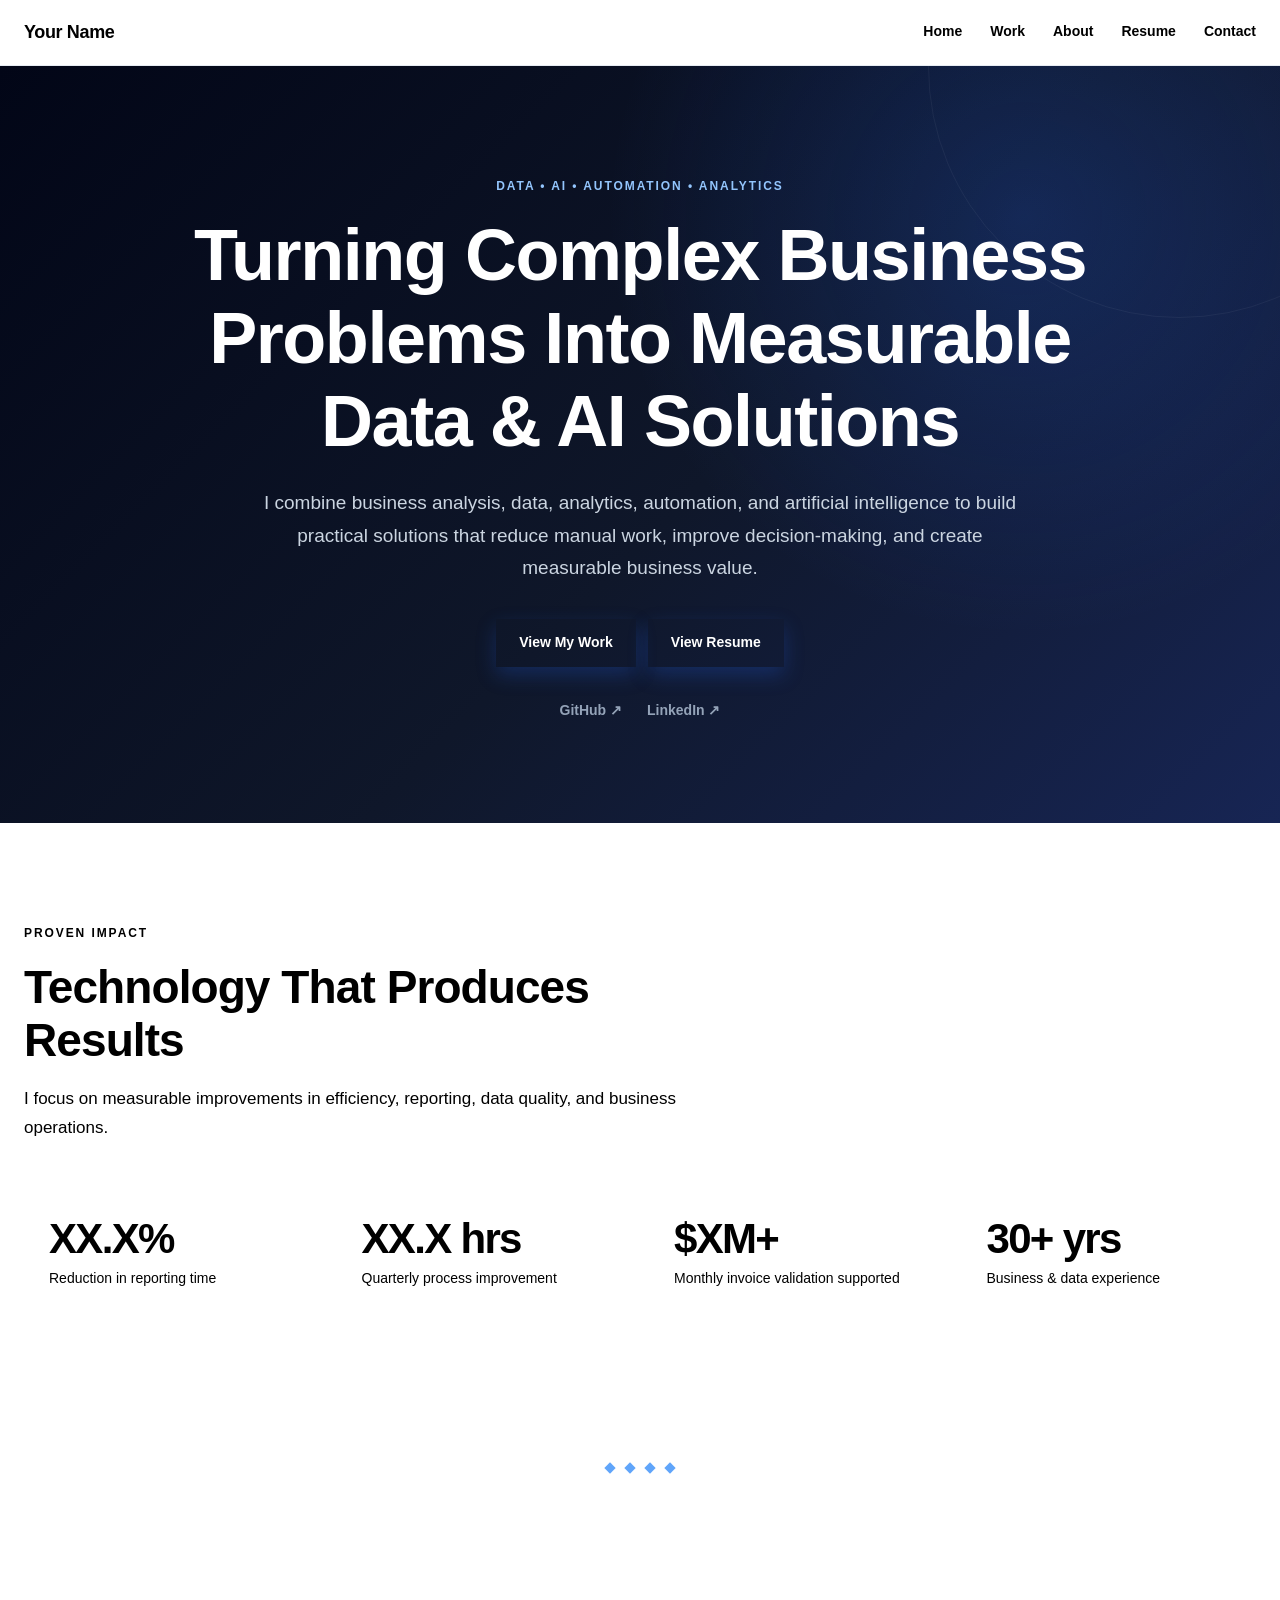
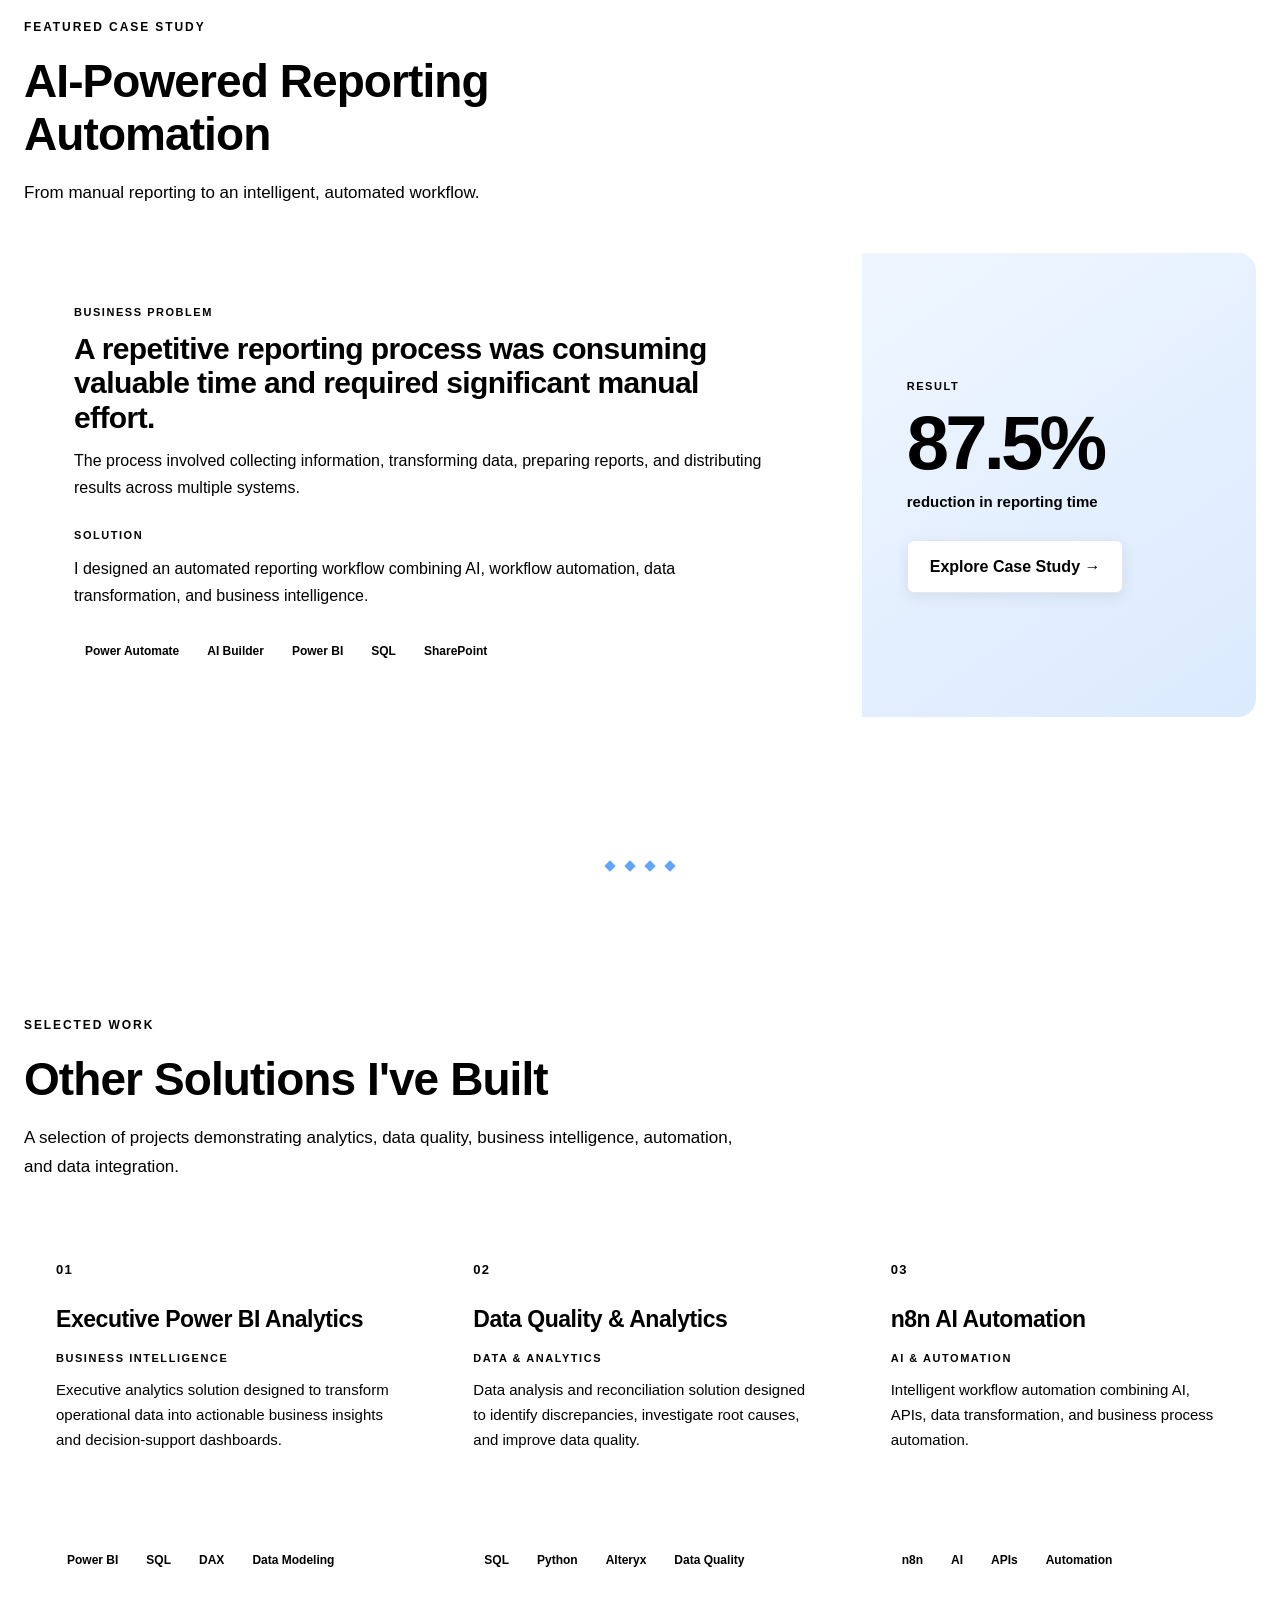
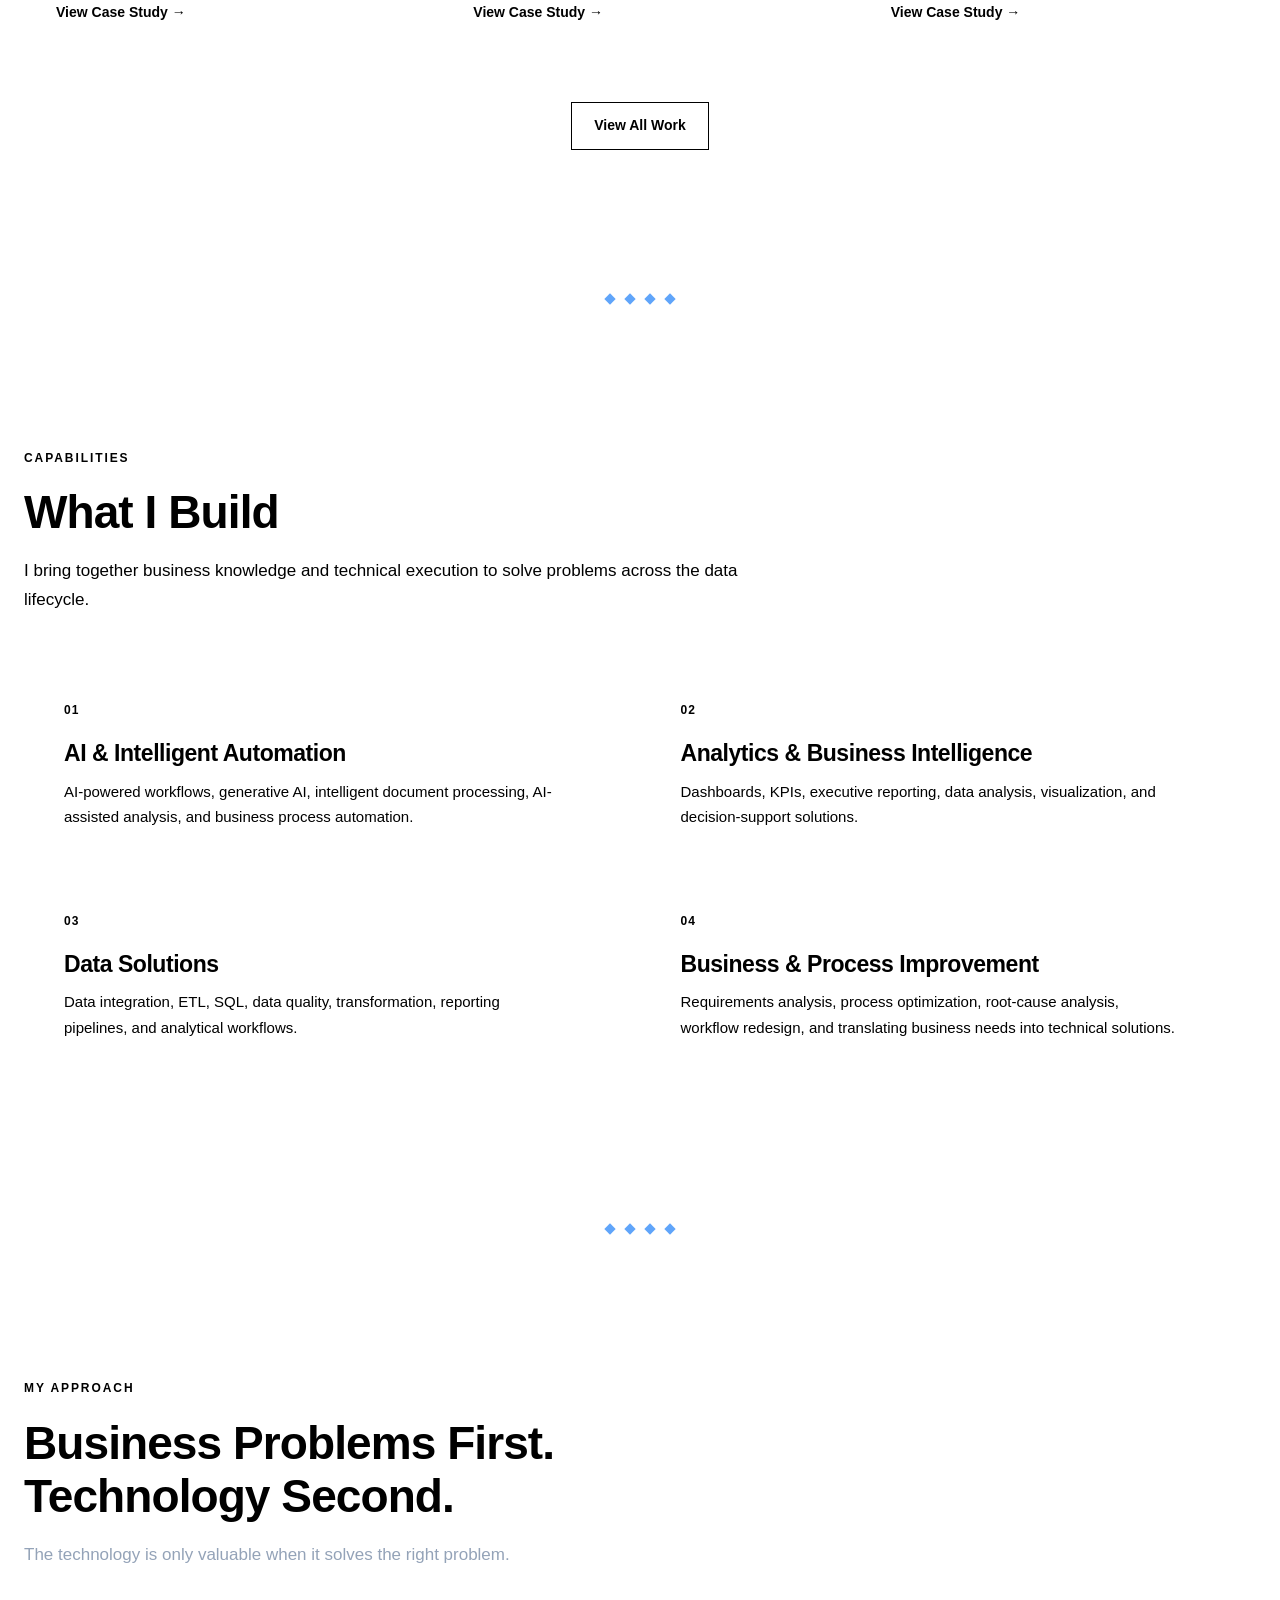
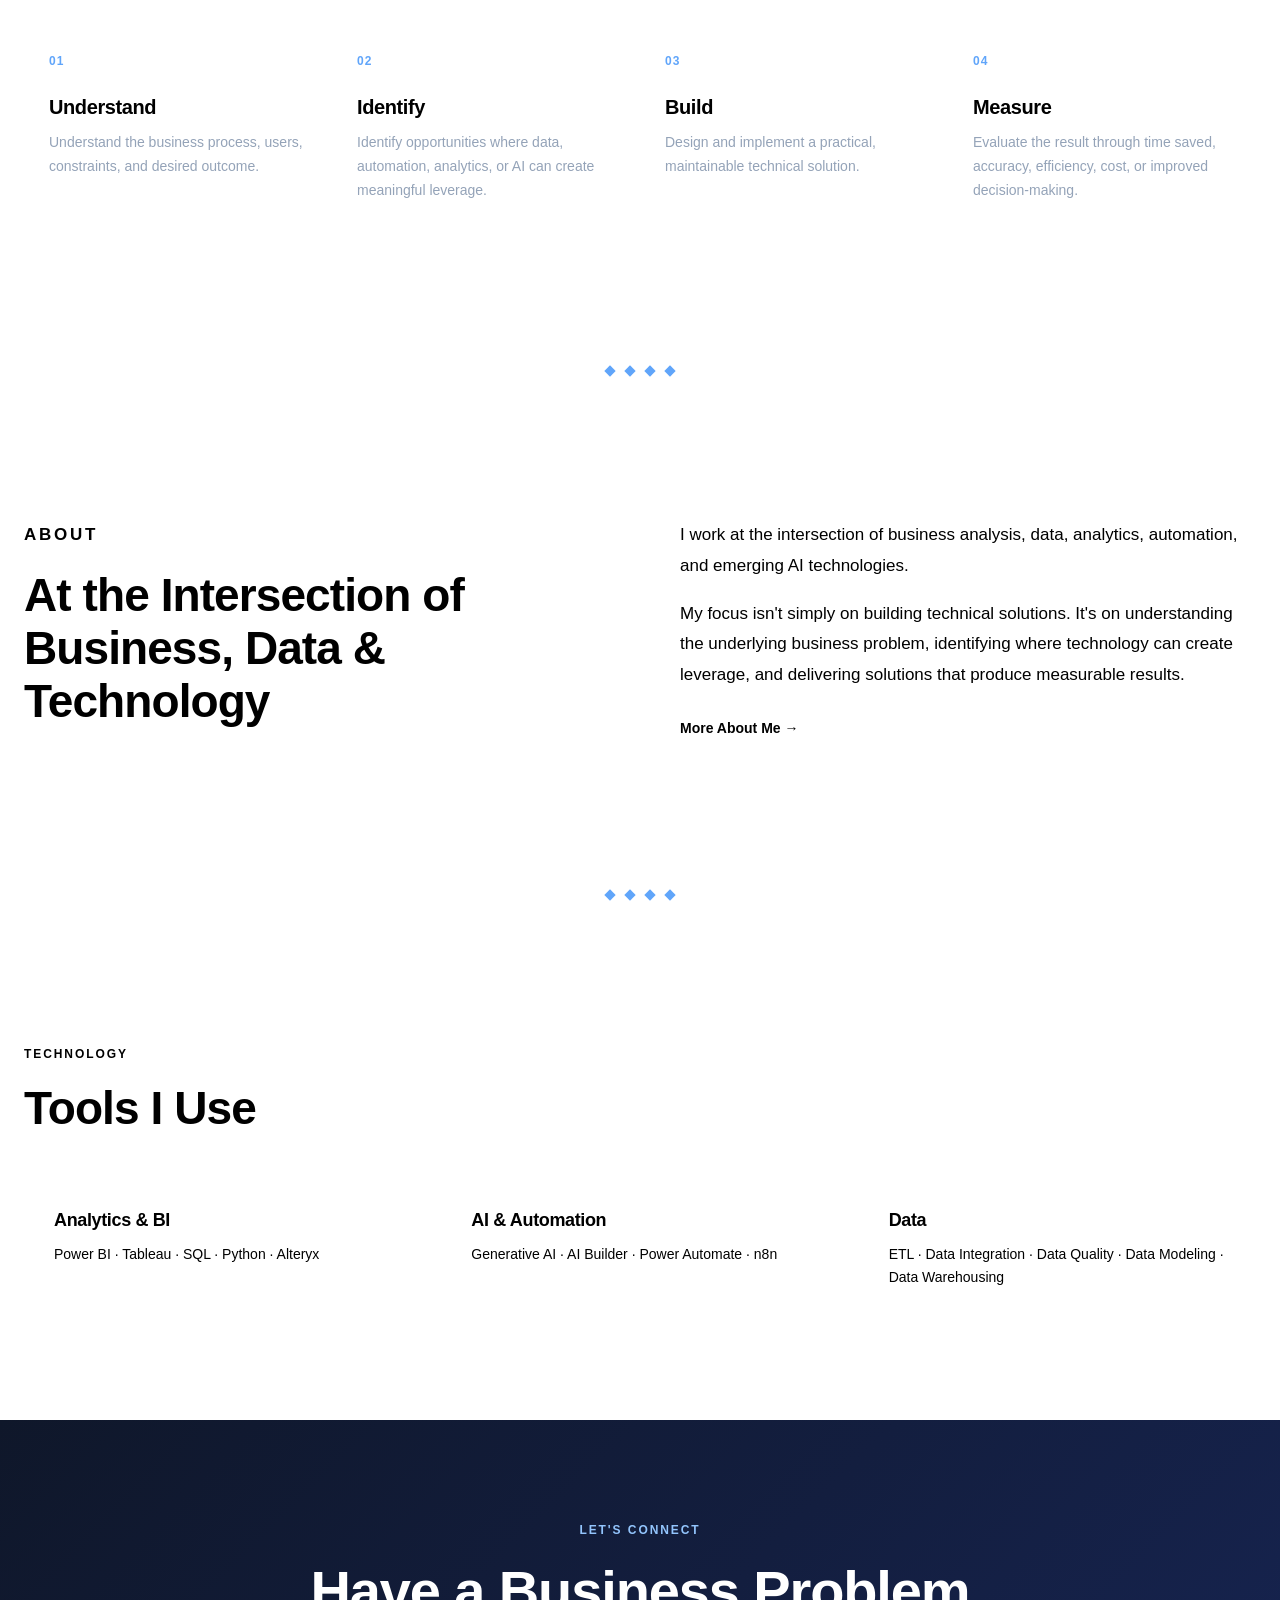
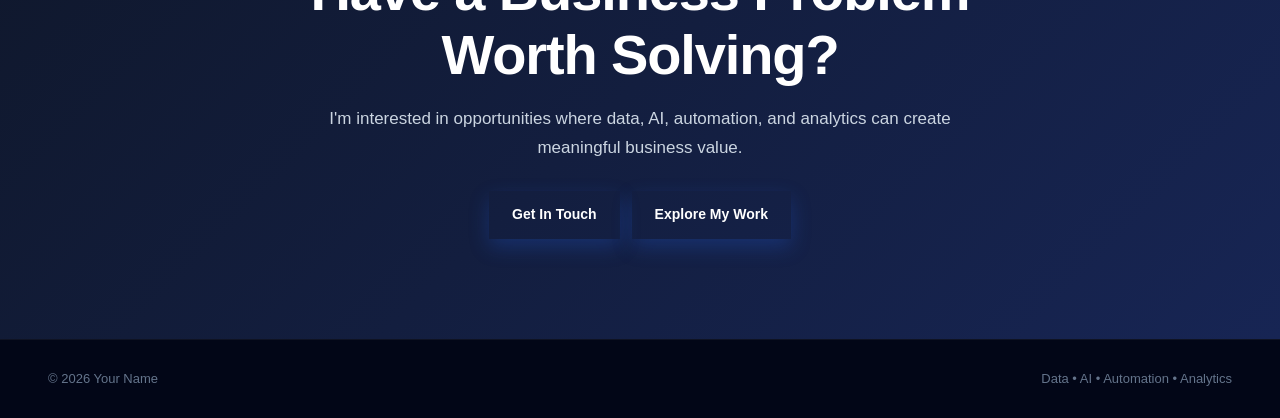
<file: index.html>
<!DOCTYPE html>
<html lang="en">

<head>
    <meta charset="UTF-8">

    <meta name="viewport"
          content="width=device-width, initial-scale=1.0">

    <title>Your Name | Data, AI & Automation</title>

    <meta name="description"
          content="Portfolio of Your Name — a senior data professional specializing in AI, automation, analytics, business intelligence, and data solutions.">

    <link rel="stylesheet" href="css/style.css">
</head>

<body>

<!-- =====================================================
     NAVIGATION
     ===================================================== -->

<nav class="navbar">

    <div class="nav-container">

        <a href="index.html" class="logo">
            Your Name
        </a>

        <div class="nav-links">

            <a href="index.html">Home</a>

            <a href="projects.html">Work</a>

            <a href="about.html">About</a>

            <a href="resume.html">Resume</a>

            <a href="contact.html">Contact</a>

        </div>

    </div>

</nav>


<!-- =====================================================
     HERO
     ===================================================== -->

<header class="hero">

    <div class="hero-content">

        <p class="eyebrow">
            DATA • AI • AUTOMATION • ANALYTICS
        </p>

        <h1>
            Turning Complex Business Problems
            Into Measurable Data & AI Solutions
        </h1>

        <p class="hero-description">
            I combine business analysis, data, analytics, automation,
            and artificial intelligence to build practical solutions
            that reduce manual work, improve decision-making,
            and create measurable business value.
        </p>

        <div class="hero-buttons">

            <a href="projects.html" class="button primary">
                View My Work
            </a>

            <a href="resume.html" class="button primary">
                View Resume
            </a>

        </div>

        <div class="hero-links">

            <a href="#" target="_blank" rel="noopener">
                GitHub ↗
            </a>

            <a href="#" target="_blank" rel="noopener">
                LinkedIn ↗
            </a>

        </div>

    </div>

</header>


<!-- =====================================================
     PROVEN IMPACT
     ===================================================== -->

<main>

<section class="impact-section">

    <div class="container">

        <div class="section-heading">

            <p class="eyebrow">
                PROVEN IMPACT
            </p>

            <h2>
                Technology That Produces Results
            </h2>

            <p>
                I focus on measurable improvements in efficiency,
                reporting, data quality, and business operations.
            </p>

        </div>


        <div class="metrics">

            <div class="metric-card">

                <span class="metric">
                    XX.X%
                </span>

                <p>
                    Reduction in reporting time
                </p>

            </div>


            <div class="metric-card">

                <span class="metric">
                    XX.X hrs
                </span>

                <p>
                    Quarterly process improvement
                </p>

            </div>


            <div class="metric-card">

                <span class="metric">
                    $XM+
                </span>

                <p>
                    Monthly invoice validation supported
                </p>

            </div>


            <div class="metric-card">

                <span class="metric">
                    30+ yrs
                </span>

                <p>
                    Business & data experience
                </p>

            </div>

        </div>

    </div>

</section>

<!-- =====================================================
     SECTION DIVIDER
     ===================================================== -->
<div class="section-divider dark" aria-hidden="true">
    <span></span>
    <span></span>
    <span></span>
    <span></span>
</div>


    
<!-- =====================================================
     FEATURED CASE STUDY
     ===================================================== -->

<section class="featured-work">

    <div class="container">

        <div class="section-heading">

            <p class="eyebrow">
                FEATURED CASE STUDY
            </p>

            <h2>
                AI-Powered Reporting Automation
            </h2>

            <p>
                From manual reporting to an intelligent,
                automated workflow.
            </p>

        </div>


        <div class="featured-project">

            <div class="featured-project-content">

                <p class="project-label">
                    BUSINESS PROBLEM
                </p>

                <h3>
                    A repetitive reporting process was
                    consuming valuable time and required
                    significant manual effort.
                </h3>

                <p>
                    The process involved collecting information,
                    transforming data, preparing reports, and
                    distributing results across multiple systems.
                </p>


                <p class="project-label">
                    SOLUTION
                </p>

                <p>
                    I designed an automated reporting workflow
                    combining AI, workflow automation, data
                    transformation, and business intelligence.
                </p>


                <div class="technology-list">

                    <span class="tag">Power Automate</span>

                    <span class="tag">AI Builder</span>

                    <span class="tag">Power BI</span>

                    <span class="tag">SQL</span>

                    <span class="tag">SharePoint</span>

                </div>

            </div>


            <div class="featured-project-result">

                <p class="project-label">
                    RESULT
                </p>

                <span class="large-metric">
                    87.5%
                </span>

                <p>
                    reduction in reporting time
                </p>

                <a href="projects/ai-reporting-automation.html"
                   class="case-study-button">

                    Explore Case Study →

                </a>

            </div>

        </div>

    </div>

</section>

<!-- =====================================================
     SECTION DIVIDER
     ===================================================== -->
<div class="section-divider dark" aria-hidden="true">
    <span></span>
    <span></span>
    <span></span>
    <span></span>
</div>

<!-- =====================================================
     SELECTED WORK
     ===================================================== -->

<section class="selected-work">

    <div class="container">

        <div class="section-heading">

            <p class="eyebrow">
                SELECTED WORK
            </p>

            <h2>
                Other Solutions I've Built
            </h2>

            <p>
                A selection of projects demonstrating
                analytics, data quality, business intelligence,
                automation, and data integration.
            </p>

        </div>


        <div class="project-grid">


            <!-- PROJECT 1 -->

            <article class="project-card">

                <p class="project-number">
                    01
                </p>

                <h3>
                    Executive Power BI Analytics
                </h3>

                <p class="project-label">
                    BUSINESS INTELLIGENCE
                </p>

                <p>
                    Executive analytics solution designed to
                    transform operational data into actionable
                    business insights and decision-support
                    dashboards.
                </p>

                <div class="technology-list">

                    <span class="tag">Power BI</span>

                    <span class="tag">SQL</span>

                    <span class="tag">DAX</span>

                    <span class="tag">Data Modeling</span>

                </div>

                <a href="projects/power-bi-executive-dashboard.html"
                   class="text-link">

                    View Case Study →

                </a>

            </article>


            <!-- PROJECT 2 -->

            <article class="project-card">

                <p class="project-number">
                    02
                </p>

                <h3>
                    Data Quality & Analytics
                </h3>

                <p class="project-label">
                    DATA & ANALYTICS
                </p>

                <p>
                    Data analysis and reconciliation solution
                    designed to identify discrepancies,
                    investigate root causes, and improve
                    data quality.
                </p>

                <div class="technology-list">

                    <span class="tag">SQL</span>

                    <span class="tag">Python</span>

                    <span class="tag">Alteryx</span>

                    <span class="tag">Data Quality</span>

                </div>

                <a href="projects/data-quality-analytics.html"
                   class="text-link">

                    View Case Study →

                </a>

            </article>


            <!-- PROJECT 3 -->

            <article class="project-card">

                <p class="project-number">
                    03
                </p>

                <h3>
                    n8n AI Automation
                </h3>

                <p class="project-label">
                    AI & AUTOMATION
                </p>

                <p>
                    Intelligent workflow automation combining
                    AI, APIs, data transformation, and business
                    process automation.
                </p>

                <div class="technology-list">

                    <span class="tag">n8n</span>

                    <span class="tag">AI</span>

                    <span class="tag">APIs</span>

                    <span class="tag">Automation</span>

                </div>

                <a href="projects/n8n-ai-automation.html"
                   class="text-link">

                    View Case Study →

                </a>

            </article>

        </div>


        <div class="center-button">

            <a href="projects.html"
               class="button secondary">

                View All Work

            </a>

        </div>

    </div>

</section>

<!-- =====================================================
     SECTION DIVIDER
     ===================================================== -->
<div class="section-divider dark" aria-hidden="true">
    <span></span>
    <span></span>
    <span></span>
    <span></span>
</div>

<!-- =====================================================
     WHAT I BUILD
     ===================================================== -->

<section class="capabilities">

    <div class="container">

        <div class="section-heading">

            <p class="eyebrow">
                CAPABILITIES
            </p>

            <h2>
                What I Build
            </h2>

            <p>
                I bring together business knowledge and
                technical execution to solve problems across
                the data lifecycle.
            </p>

        </div>


        <div class="capability-grid">


            <div class="capability">

                <span class="capability-number">
                    01
                </span>

                <h3>
                    AI & Intelligent Automation
                </h3>

                <p>
                    AI-powered workflows, generative AI,
                    intelligent document processing,
                    AI-assisted analysis, and business
                    process automation.
                </p>

            </div>


            <div class="capability">

                <span class="capability-number">
                    02
                </span>

                <h3>
                    Analytics & Business Intelligence
                </h3>

                <p>
                    Dashboards, KPIs, executive reporting,
                    data analysis, visualization, and
                    decision-support solutions.
                </p>

            </div>


            <div class="capability">

                <span class="capability-number">
                    03
                </span>

                <h3>
                    Data Solutions
                </h3>

                <p>
                    Data integration, ETL, SQL, data quality,
                    transformation, reporting pipelines,
                    and analytical workflows.
                </p>

            </div>


            <div class="capability">

                <span class="capability-number">
                    04
                </span>

                <h3>
                    Business & Process Improvement
                </h3>

                <p>
                    Requirements analysis, process optimization,
                    root-cause analysis, workflow redesign,
                    and translating business needs into
                    technical solutions.
                </p>

            </div>

        </div>

    </div>

</section>

<!-- =====================================================
     SECTION DIVIDER
     ===================================================== -->
<div class="section-divider dark" aria-hidden="true">
    <span></span>
    <span></span>
    <span></span>
    <span></span>
</div>
    
<!-- =====================================================
     HOW I WORK
     ===================================================== -->

<section class="approach">

    <div class="container">

        <div class="section-heading">

            <p class="eyebrow">
                MY APPROACH
            </p>

            <h2>
                Business Problems First. Technology Second.
            </h2>

            <p>
                The technology is only valuable when it solves
                the right problem.
            </p>

        </div>


        <div class="process-grid">


            <div class="process-step">

                <span>
                    01
                </span>

                <h3>
                    Understand
                </h3>

                <p>
                    Understand the business process, users,
                    constraints, and desired outcome.
                </p>

            </div>


            <div class="process-step">

                <span>
                    02
                </span>

                <h3>
                    Identify
                </h3>

                <p>
                    Identify opportunities where data,
                    automation, analytics, or AI can create
                    meaningful leverage.
                </p>

            </div>


            <div class="process-step">

                <span>
                    03
                </span>

                <h3>
                    Build
                </h3>

                <p>
                    Design and implement a practical,
                    maintainable technical solution.
                </p>

            </div>


            <div class="process-step">

                <span>
                    04
                </span>

                <h3>
                    Measure
                </h3>

                <p>
                    Evaluate the result through time saved,
                    accuracy, efficiency, cost, or improved
                    decision-making.
                </p>

            </div>

        </div>

    </div>

</section>

<!-- =====================================================
     SECTION DIVIDER
     ===================================================== -->
<div class="section-divider dark" aria-hidden="true">
    <span></span>
    <span></span>
    <span></span>
    <span></span>
</div>
    
<!-- =====================================================
     ABOUT PREVIEW
     ===================================================== -->

<section class="about-preview">

    <div class="container">

        <div class="about-content">

            <div>

                <p class="eyebrow">
                    ABOUT
                </p>

                <h2>
                    At the Intersection of
                    Business, Data & Technology
                </h2>

            </div>


            <div>

                <p>
                    I work at the intersection of business
                    analysis, data, analytics, automation,
                    and emerging AI technologies.
                </p>

                <p>
                    My focus isn't simply on building technical
                    solutions. It's on understanding the
                    underlying business problem, identifying
                    where technology can create leverage, and
                    delivering solutions that produce measurable
                    results.
                </p>

                <a href="about.html"
                   class="text-link">

                    More About Me →

                </a>

            </div>

        </div>

    </div>

</section>

<!-- =====================================================
     SECTION DIVIDER
     ===================================================== -->
<div class="section-divider dark" aria-hidden="true">
    <span></span>
    <span></span>
    <span></span>
    <span></span>
</div>
    
<!-- =====================================================
     TECHNOLOGY
     ===================================================== -->

<section class="technology">

    <div class="container">

        <div class="section-heading">

            <p class="eyebrow">
                TECHNOLOGY
            </p>

            <h2>
                Tools I Use
            </h2>

        </div>


        <div class="technology-groups">


            <div>

                <h3>
                    Analytics & BI
                </h3>

                <p>
                    Power BI · Tableau · SQL · Python · Alteryx
                </p>

            </div>


            <div>

                <h3>
                    AI & Automation
                </h3>

                <p>
                    Generative AI · AI Builder · Power Automate · n8n
                </p>

            </div>


            <div>

                <h3>
                    Data
                </h3>

                <p>
                    ETL · Data Integration · Data Quality ·
                    Data Modeling · Data Warehousing
                </p>

            </div>

        </div>

    </div>

</section>


<!-- =====================================================
     FINAL CTA
     ===================================================== -->

<section class="final-cta">

    <div class="container">

        <p class="eyebrow">
            LET'S CONNECT
        </p>

        <h2>
            Have a Business Problem
            Worth Solving?
        </h2>

        <p>
            I'm interested in opportunities where data,
            AI, automation, and analytics can create
            meaningful business value.
        </p>

        <div class="hero-buttons">

            <a href="contact.html"
               class="button primary">

                Get In Touch

            </a>

            <a href="projects.html"
               class="button primary">

                Explore My Work

            </a>

        </div>

    </div>

</section>

</main>


<!-- =====================================================
     FOOTER
     ===================================================== -->

<footer>

    <div class="container">

        <div class="footer-content">

            <p>
                © 2026 Your Name
            </p>

            <p>
                Data • AI • Automation • Analytics
            </p>

        </div>

    </div>

</footer>


</body>
</html>
</file>
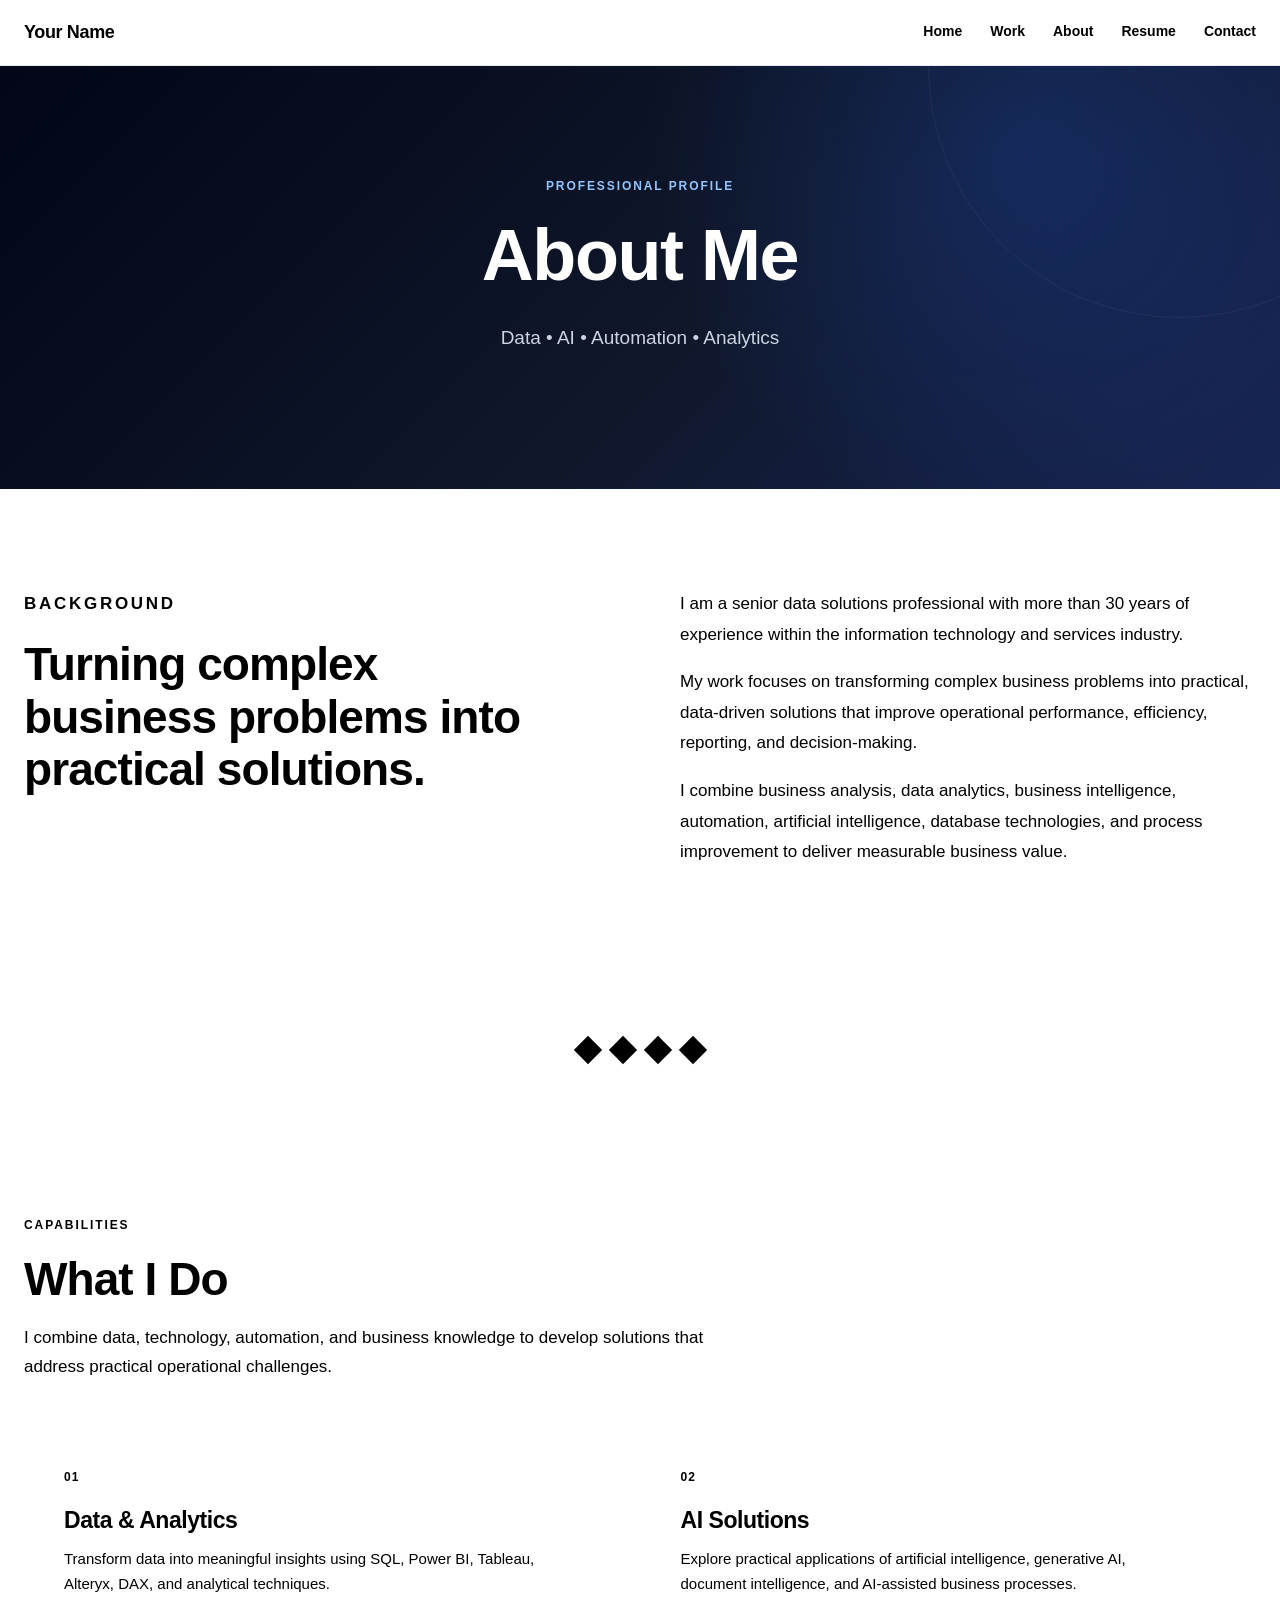
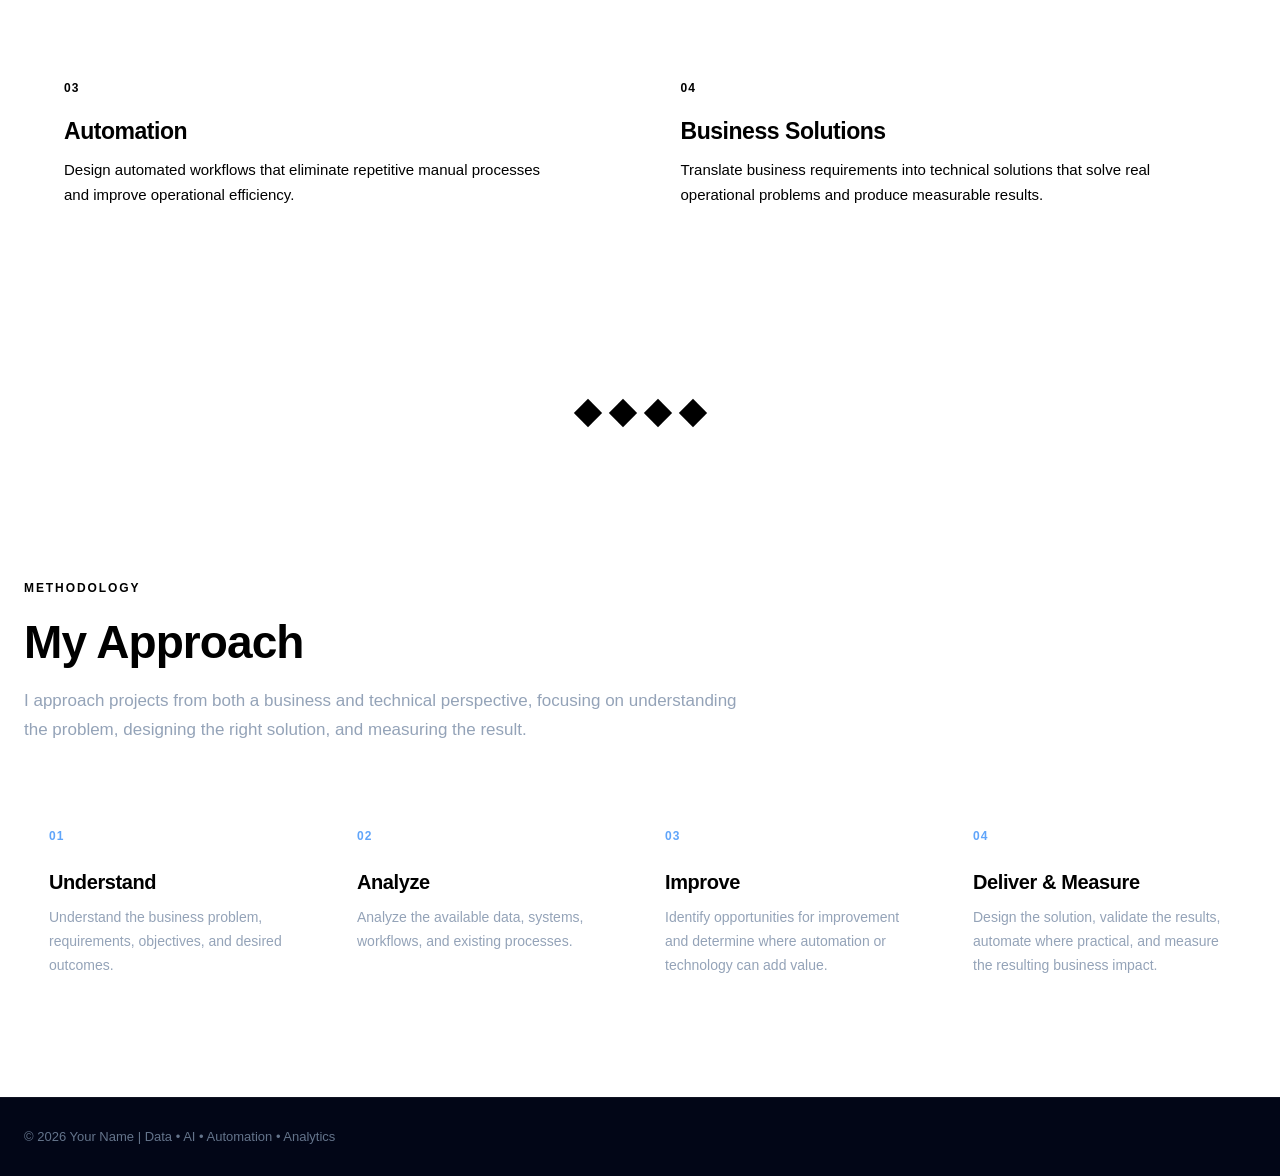
<file: about.html>
<!DOCTYPE html>

<html lang="en">

<head>


<meta charset="UTF-8">

<meta name="viewport"
      content="width=device-width, initial-scale=1.0">

<title>About | Your Name</title>

<link rel="stylesheet" href="css/style.css">


</head>

<body>

<!-- =====================================================
     NAVIGATION
     ===================================================== -->

<nav class="navbar">


<div class="nav-container">

    <a href="index.html" class="logo">
        Your Name
    </a>

    <div class="nav-links">

        <a href="index.html">Home</a>

        <a href="projects.html">Work</a>

        <a href="about.html">About</a>

        <a href="resume.html">Resume</a>

        <a href="contact.html">Contact</a>

    </div>

</div>


</nav>

<!-- =====================================================
     HERO
     ===================================================== -->

<header class="hero">


<div class="hero-content">

    <p class="eyebrow">Professional Profile</p>

    <h1>About Me</h1>

    <p class="hero-description">
        Data • AI • Automation • Analytics
    </p>

</div>


</header>

<!-- =====================================================
     PROFESSIONAL PROFILE
     ===================================================== -->

<section class="about-preview">


<div class="container">

    <div class="about-content">

        <div>

            <p class="eyebrow">
                Background
            </p>

            <h2>
                Turning complex business problems into practical solutions.
            </h2>

        </div>

        <div>

            <p>
                I am a senior data solutions professional with more than
                30 years of experience within the information technology
                and services industry.
            </p>

            <p>
                My work focuses on transforming complex business problems
                into practical, data-driven solutions that improve
                operational performance, efficiency, reporting, and
                decision-making.
            </p>

            <p>
                I combine business analysis, data analytics, business
                intelligence, automation, artificial intelligence,
                database technologies, and process improvement to deliver
                measurable business value.
            </p>

        </div>

    </div>

</div>


</section>

<!-- =====================================================
     SECTION DIVIDER
     ===================================================== -->

<div class="section-divider secondary"
     aria-hidden="true">


<span></span>
<span></span>
<span></span>
<span></span>


</div>

<!-- =====================================================
     WHAT I DO
     ===================================================== -->

<section class="capabilities">

<div class="container">

    <div class="section-heading">

        <p class="eyebrow">
            Capabilities
        </p>

        <h2>What I Do</h2>

        <p>
            I combine data, technology, automation, and business
            knowledge to develop solutions that address practical
            operational challenges.
        </p>

    </div>


    <div class="capability-grid">

        <div class="capability">

            <span class="capability-number">01</span>

            <h3>Data &amp; Analytics</h3>

            <p>
                Transform data into meaningful insights using
                SQL, Power BI, Tableau, Alteryx, DAX, and
                analytical techniques.
            </p>

        </div>


        <div class="capability">

            <span class="capability-number">02</span>

            <h3>AI Solutions</h3>

            <p>
                Explore practical applications of artificial
                intelligence, generative AI, document intelligence,
                and AI-assisted business processes.
            </p>

        </div>


        <div class="capability">

            <span class="capability-number">03</span>

            <h3>Automation</h3>

            <p>
                Design automated workflows that eliminate
                repetitive manual processes and improve
                operational efficiency.
            </p>

        </div>


        <div class="capability">

            <span class="capability-number">04</span>

            <h3>Business Solutions</h3>

            <p>
                Translate business requirements into technical
                solutions that solve real operational problems
                and produce measurable results.
            </p>

        </div>

    </div>

</div>

</section>

<!-- =====================================================
     SECTION DIVIDER
     ===================================================== -->

<div class="section-divider secondary"
     aria-hidden="true">


<span></span>
<span></span>
<span></span>
<span></span>


</div>

<!-- =====================================================
     MY APPROACH
     ===================================================== -->

<section class="approach">

<div class="container">

    <div class="section-heading">

        <p class="eyebrow">
            Methodology
        </p>

        <h2>My Approach</h2>

        <p>
            I approach projects from both a business and technical
            perspective, focusing on understanding the problem,
            designing the right solution, and measuring the result.
        </p>

    </div>


    <div class="process-grid">

        <div class="process-step">

            <span>01</span>

            <h3>Understand</h3>

            <p>
                Understand the business problem, requirements,
                objectives, and desired outcomes.
            </p>

        </div>


        <div class="process-step">

            <span>02</span>

            <h3>Analyze</h3>

            <p>
                Analyze the available data, systems, workflows,
                and existing processes.
            </p>

        </div>


        <div class="process-step">

            <span>03</span>

            <h3>Improve</h3>

            <p>
                Identify opportunities for improvement and
                determine where automation or technology can
                add value.
            </p>

        </div>


        <div class="process-step">

            <span>04</span>

            <h3>Deliver &amp; Measure</h3>

            <p>
                Design the solution, validate the results,
                automate where practical, and measure the
                resulting business impact.
            </p>

        </div>

    </div>

</div>

</section>

<!-- =====================================================
     FOOTER
     ===================================================== -->

<footer>

<div class="footer-content">

    <p>
        © 2026 Your Name | Data • AI • Automation • Analytics
    </p>

</div>

</footer>

</body>

</html>
</file>
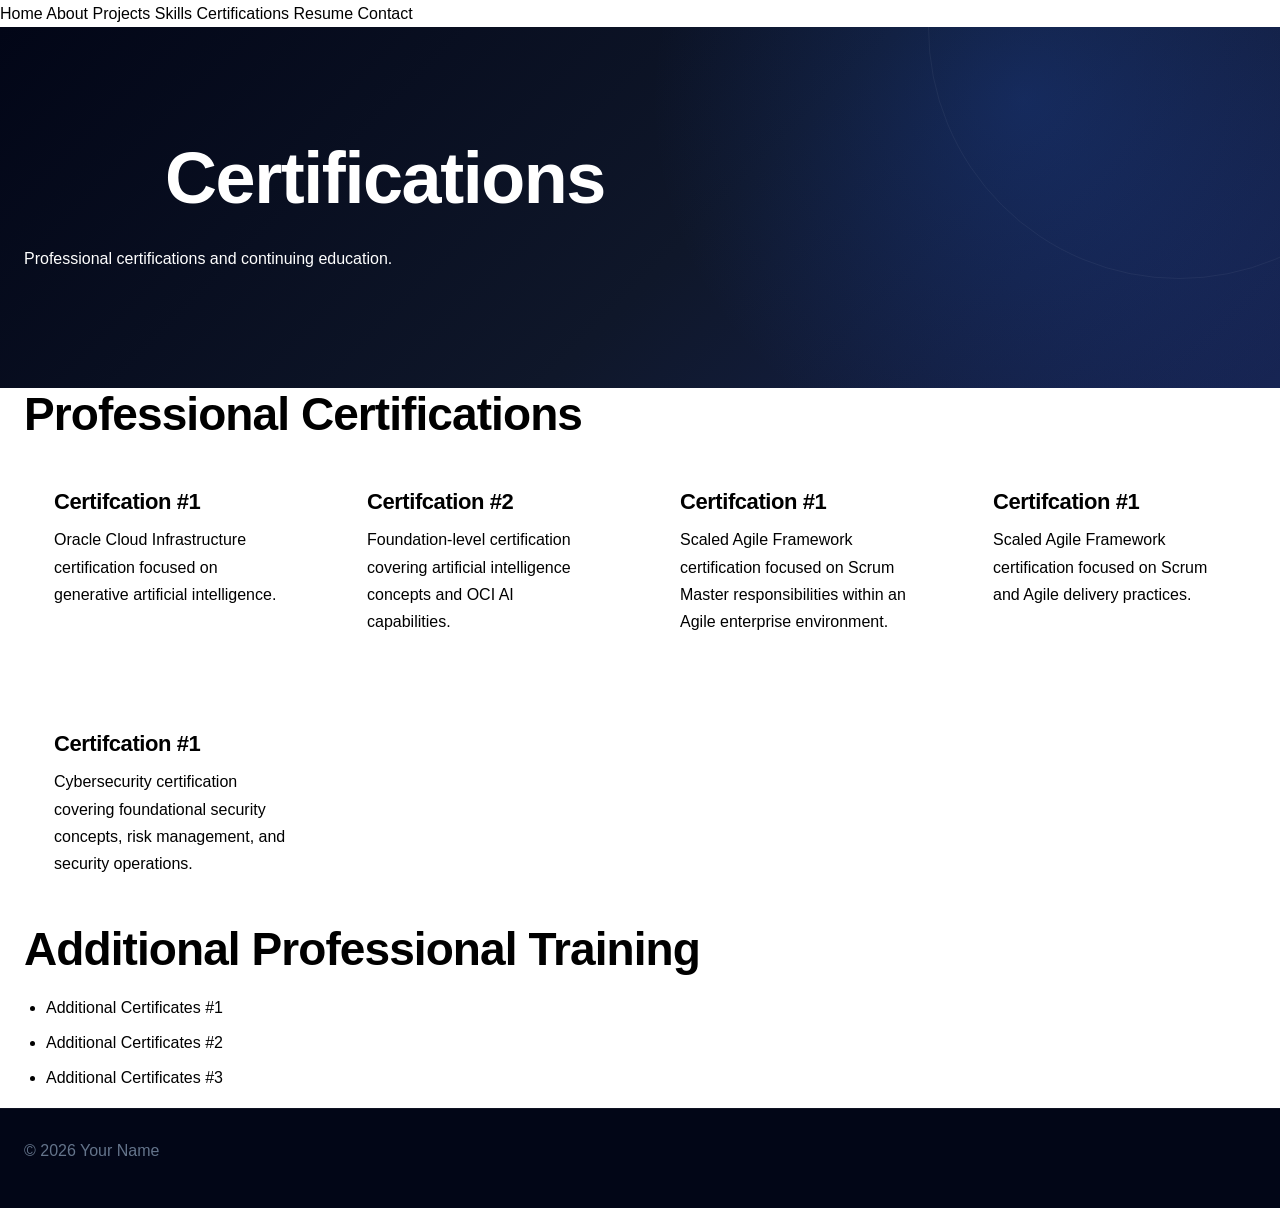
<file: certifications.html>
<!DOCTYPE html>

<html lang="en">

<head>

<meta charset="UTF-8">

<meta name="viewport"
      content="width=device-width, initial-scale=1.0">

<title>Certifications | Your Name</title>

<link rel="stylesheet" href="css/style.css">

</head>

<body>

<nav>

<a href="index.html">Home</a>
<a href="about.html">About</a>
<a href="projects.html">Projects</a>
<a href="skills.html">Skills</a>
<a href="certifications.html">Certifications</a>
<a href="resume.html">Resume</a>
<a href="contact.html">Contact</a>

</nav>

<header class="hero">

<h1>Certifications</h1>

<p>
    Professional certifications and continuing education.
</p>

</header>

<main class="container">

<section>

<h2>Professional Certifications</h2>

<div class="card-grid">


    <div class="card">

        <h3>
            Certifcation
            #1
        </h3>

        <p>
            Oracle Cloud Infrastructure certification focused
            on generative artificial intelligence.
        </p>

    </div>


    <div class="card">

        <h3>
            Certifcation
            #2
        </h3>

        <p>
            Foundation-level certification covering artificial
            intelligence concepts and OCI AI capabilities.
        </p>

    </div>


    <div class="card">

        <h3>
            Certifcation #1
        </h3>

        <p>
            Scaled Agile Framework certification focused on
            Scrum Master responsibilities within an Agile
            enterprise environment.
        </p>

    </div>


    <div class="card">

        <h3>
            Certifcation #1
        </h3>

        <p>
            Scaled Agile Framework certification focused on
            Scrum and Agile delivery practices.
        </p>

    </div>


    <div class="card">

        <h3>
            Certifcation #1
        </h3>

        <p>
            Cybersecurity certification covering foundational
            security concepts, risk management, and security
            operations.
        </p>

    </div>

</div>

</section>

<section>

<h2>Additional Professional Training</h2>

<ul>

    <li>
        Additional Certificates #1
    </li>

    <li>
        Additional Certificates #2
    </li>

    <li>
        Additional Certificates #3
    </li>

</ul>

</section>

</main>

<footer>

<p>
    © 2026 Your Name
</p>

</footer>

</body>

</html>
</file>
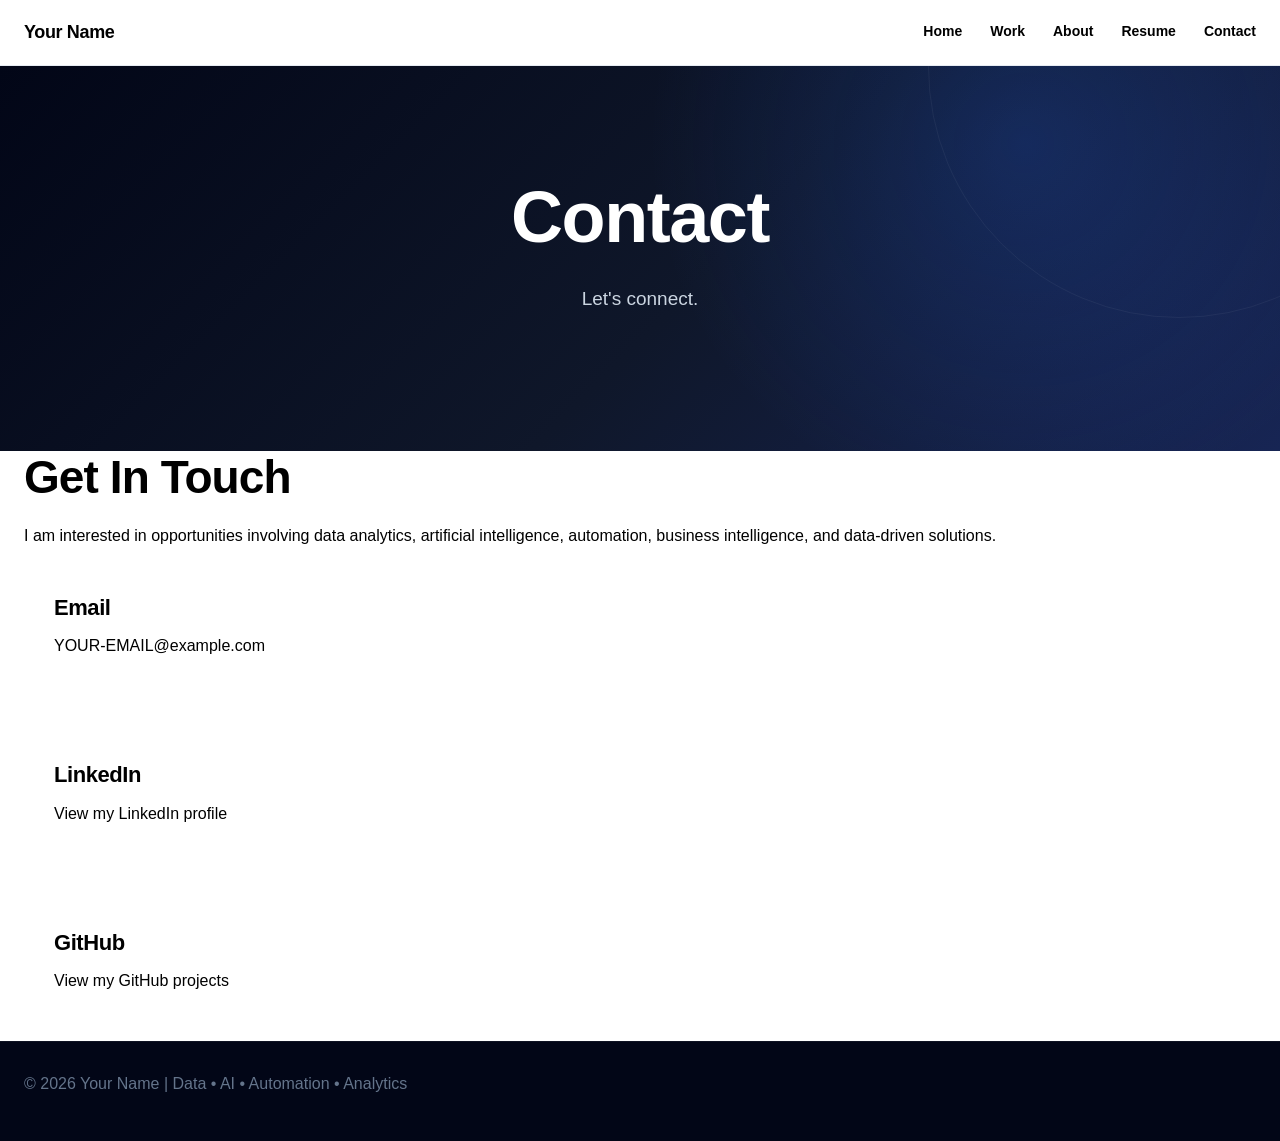
<file: contact.html>
<!DOCTYPE html>

<html lang="en">

<head>

<meta charset="UTF-8">

<meta name="viewport"
      content="width=device-width, initial-scale=1.0">

<title>Contact | Your Name</title>

<link rel="stylesheet" href="css/style.css">

</head>

<body>

<!-- =====================================================
     NAVIGATION
     ===================================================== -->

<nav class="navbar">

    <div class="nav-container">

        <a href="index.html" class="logo">
            Your Name
        </a>

        <div class="nav-links">

            <a href="index.html">Home</a>

            <a href="projects.html">Work</a>

            <a href="about.html">About</a>

            <a href="resume.html">Resume</a>

            <a href="contact.html">Contact</a>

        </div>

    </div>

</nav>

<!-- =====================================================
     HERO
     ===================================================== -->

<header class="hero">

    <div class="hero-content">

      <h1>Contact</h1>

      <p class="hero-description">
          Let's connect.
      </p>

  </div>

</header>


<main class="container">

<section>

<h2>Get In Touch</h2>

<p>
    I am interested in opportunities involving data analytics,
    artificial intelligence, automation, business intelligence,
    and data-driven solutions.
</p>


<div class="card">

    <h3>Email</h3>

    <p>
        <a href="mailto:YOUR-EMAIL@example.com">
            YOUR-EMAIL@example.com
        </a>
    </p>

</div>


<br>


<div class="card">

    <h3>LinkedIn</h3>

    <p>
        <a href="YOUR-LINKEDIN-URL"
           target="_blank">
            View my LinkedIn profile
        </a>
    </p>

</div>


<br>


<div class="card">

    <h3>GitHub</h3>

    <p>
        <a href="YOUR-GITHUB-URL"
           target="_blank">
            View my GitHub projects
        </a>
    </p>

</div>

</section>

</main>

<footer>

<p>
    © 2026 Your Name | Data • AI • Automation • Analytics
</p>

</footer>

</body>

</html>
</file>
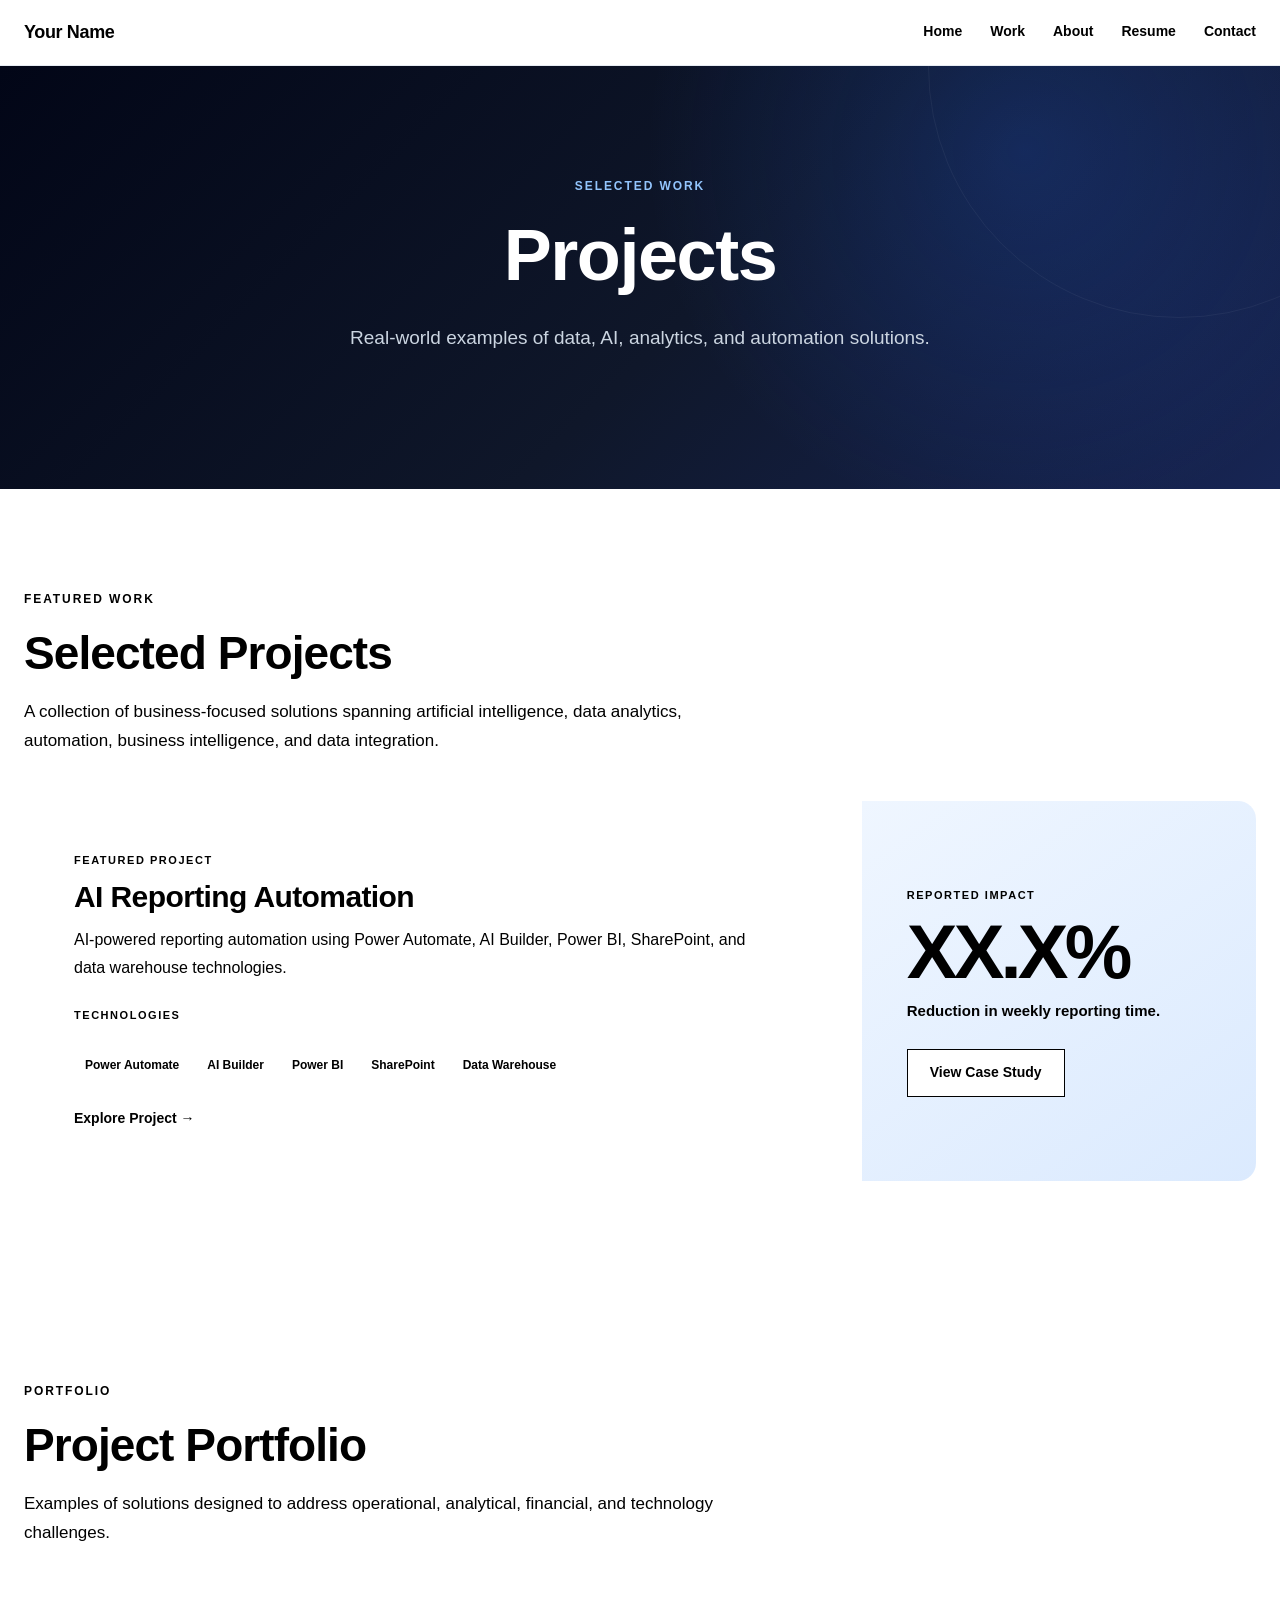
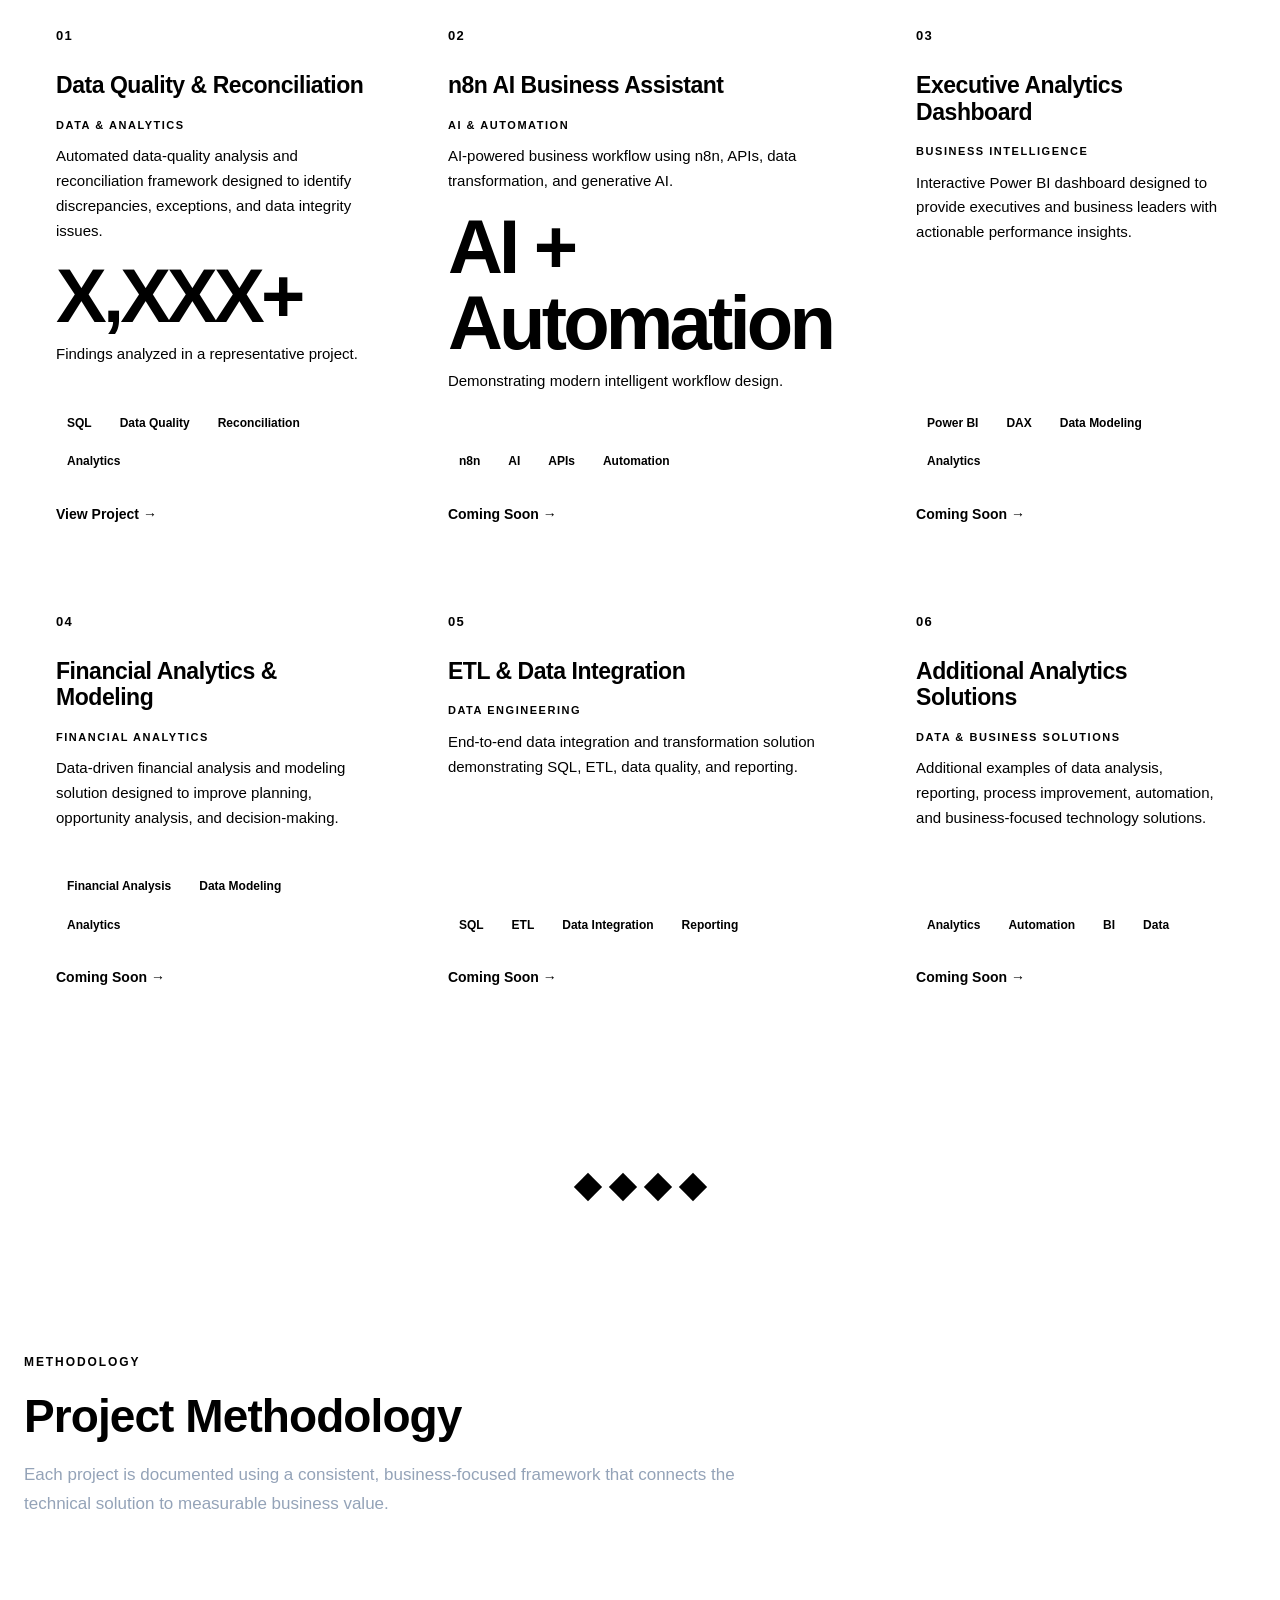
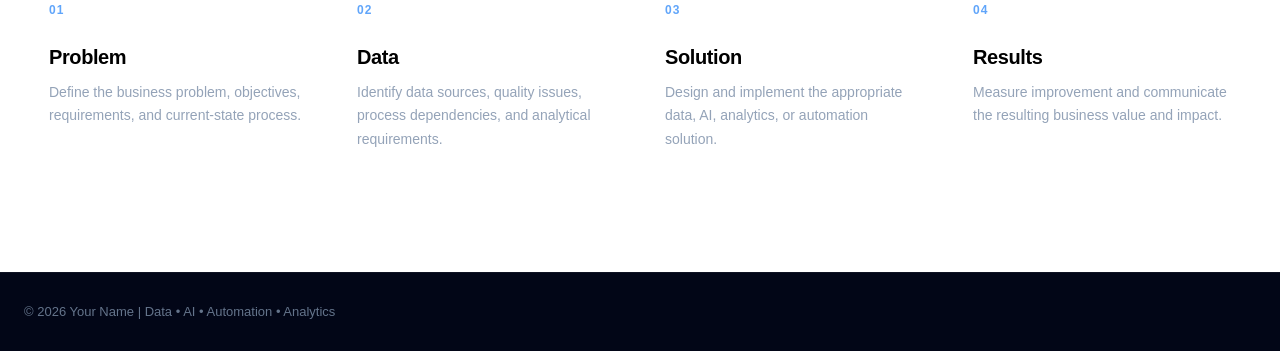
<file: projects.html>
<!DOCTYPE html>

<html lang="en">

<head>

<meta charset="UTF-8">

<meta name="viewport"
      content="width=device-width, initial-scale=1.0">

<title>Projects | Your Name</title>

<link rel="stylesheet" href="css/style.css">

</head>

<body>

<!-- =====================================================
     NAVIGATION
     ===================================================== -->

<nav class="navbar">

<div class="nav-container">

    <a href="index.html" class="logo">
        Your Name
    </a>

    <div class="nav-links">

        <a href="index.html">Home</a>

        <a href="projects.html">Work</a>

        <a href="about.html">About</a>

        <a href="resume.html">Resume</a>

        <a href="contact.html">Contact</a>

    </div>

</div>

</nav>

<!-- =====================================================
     HERO
     ===================================================== -->

<header class="hero">

<div class="hero-content">

    <p class="eyebrow">
        Selected Work
    </p>

    <h1>Projects</h1>

    <p class="hero-description">
        Real-world examples of data, AI, analytics, and
        automation solutions.
    </p>

</div>

</header>

<!-- =====================================================
     FEATURED PROJECTS
     ===================================================== -->

<section class="featured-work">

<div class="container">

    <div class="section-heading">

        <p class="eyebrow">
            Featured Work
        </p>

        <h2>Selected Projects</h2>

        <p>
            A collection of business-focused solutions spanning
            artificial intelligence, data analytics, automation,
            business intelligence, and data integration.
        </p>

    </div>


    <!-- =================================================
         FEATURED PROJECT
         ================================================= -->

    <div class="featured-project">

        <div class="featured-project-content">

            <p class="project-label">
                Featured Project
            </p>

            <h3>
                AI Reporting Automation
            </h3>

            <p>
                AI-powered reporting automation using Power
                Automate, AI Builder, Power BI, SharePoint,
                and data warehouse technologies.
            </p>

            <p class="project-label">
                Technologies
            </p>

            <div class="technology-list">

                <span class="tag">Power Automate</span>
                <span class="tag">AI Builder</span>
                <span class="tag">Power BI</span>
                <span class="tag">SharePoint</span>
                <span class="tag">Data Warehouse</span>

            </div>

            <a class="text-link"
               href="projects/ai-reporting-automation.html">

                Explore Project →

            </a>

        </div>


        <div class="featured-project-result">

            <p class="project-label">
                Reported Impact
            </p>

            <span class="large-metric">
                XX.X%
            </span>

            <p>
                Reduction in weekly reporting time.
            </p>

            <a class="button secondary"
               href="projects/ai-reporting-automation.html">

                View Case Study

            </a>

        </div>

    </div>

</div>

</section>

<!-- =====================================================
     PROJECT GRID
     ===================================================== -->

<section class="selected-work">

<div class="container">

    <div class="section-heading">

        <p class="eyebrow">
            Portfolio
        </p>

        <h2>Project Portfolio</h2>

        <p>
            Examples of solutions designed to address
            operational, analytical, financial, and
            technology challenges.
        </p>

    </div>


    <div class="project-grid">


        <!-- =================================================
             PROJECT 01
             ================================================= -->

        <article class="project-card">

            <p class="project-number">
                01
            </p>

            <h3>
                Data Quality &amp; Reconciliation
            </h3>

            <p class="project-label">
                Data &amp; Analytics
            </p>

            <p>
                Automated data-quality analysis and
                reconciliation framework designed to identify
                discrepancies, exceptions, and data integrity
                issues.
            </p>

            <span class="large-metric">
                X,XXX+
            </span>

            <p>
                Findings analyzed in a representative project.
            </p>

            <div class="technology-list">

                <span class="tag">SQL</span>
                <span class="tag">Data Quality</span>
                <span class="tag">Reconciliation</span>
                <span class="tag">Analytics</span>

            </div>

            <a class="text-link"
               href="projects/data-quality-analytics.html">

                View Project →

            </a>

        </article>


        <!-- =================================================
             PROJECT 02
             ================================================= -->

        <article class="project-card">

            <p class="project-number">
                02
            </p>

            <h3>
                n8n AI Business Assistant
            </h3>

            <p class="project-label">
                AI &amp; Automation
            </p>

            <p>
                AI-powered business workflow using n8n,
                APIs, data transformation, and generative AI.
            </p>

            <span class="large-metric">
                AI + Automation
            </span>

            <p>
                Demonstrating modern intelligent workflow
                design.
            </p>

            <div class="technology-list">

                <span class="tag">n8n</span>
                <span class="tag">AI</span>
                <span class="tag">APIs</span>
                <span class="tag">Automation</span>

            </div>

            <a class="text-link"
               href="projects/n8n-ai-automation.html">

                Coming Soon →

            </a>

        </article>


        <!-- =================================================
             PROJECT 03
             ================================================= -->

        <article class="project-card">

            <p class="project-number">
                03
            </p>

            <h3>
                Executive Analytics Dashboard
            </h3>

            <p class="project-label">
                Business Intelligence
            </p>

            <p>
                Interactive Power BI dashboard designed to
                provide executives and business leaders with
                actionable performance insights.
            </p>

            <div class="technology-list">

                <span class="tag">Power BI</span>
                <span class="tag">DAX</span>
                <span class="tag">Data Modeling</span>
                <span class="tag">Analytics</span>

            </div>

            <a class="text-link"
               href="projects/power-bi-executive-dashboard.html">

                Coming Soon →

            </a>

        </article>


        <!-- =================================================
             PROJECT 04
             ================================================= -->

        <article class="project-card">

            <p class="project-number">
                04
            </p>

            <h3>
                Financial Analytics &amp; Modeling
            </h3>

            <p class="project-label">
                Financial Analytics
            </p>

            <p>
                Data-driven financial analysis and modeling
                solution designed to improve planning,
                opportunity analysis, and decision-making.
            </p>

            <div class="technology-list">

                <span class="tag">Financial Analysis</span>
                <span class="tag">Data Modeling</span>
                <span class="tag">Analytics</span>

            </div>

            <a class="text-link"
               href="#">

                Coming Soon →

            </a>

        </article>


        <!-- =================================================
             PROJECT 05
             ================================================= -->

        <article class="project-card">

            <p class="project-number">
                05
            </p>

            <h3>
                ETL &amp; Data Integration
            </h3>

            <p class="project-label">
                Data Engineering
            </p>

            <p>
                End-to-end data integration and transformation
                solution demonstrating SQL, ETL, data quality,
                and reporting.
            </p>

            <div class="technology-list">

                <span class="tag">SQL</span>
                <span class="tag">ETL</span>
                <span class="tag">Data Integration</span>
                <span class="tag">Reporting</span>

            </div>

            <a class="text-link"
               href="projects/etl-data-integration.html">

                Coming Soon →

            </a>

        </article>


        <!-- =================================================
             PROJECT 06
             ================================================= -->

        <article class="project-card">

            <p class="project-number">
                06
            </p>

            <h3>
                Additional Analytics Solutions
            </h3>

            <p class="project-label">
                Data &amp; Business Solutions
            </p>

            <p>
                Additional examples of data analysis,
                reporting, process improvement, automation,
                and business-focused technology solutions.
            </p>

            <div class="technology-list">

                <span class="tag">Analytics</span>
                <span class="tag">Automation</span>
                <span class="tag">BI</span>
                <span class="tag">Data</span>

            </div>

            <a class="text-link"
               href="#">

                Coming Soon →

            </a>

        </article>


    </div>

</div>

</section>

<!-- =====================================================
     SECTION DIVIDER
     ===================================================== -->

<div class="section-divider secondary"
     aria-hidden="true">

<span></span>
<span></span>
<span></span>
<span></span>

</div>

<!-- =====================================================
     PROJECT METHODOLOGY
     ===================================================== -->

<section class="approach">

<div class="container">

    <div class="section-heading">

        <p class="eyebrow">
            Methodology
        </p>

        <h2>
            Project Methodology
        </h2>

        <p>
            Each project is documented using a consistent,
            business-focused framework that connects the
            technical solution to measurable business value.
        </p>

    </div>


    <div class="process-grid">


        <!-- Step 01 -->

        <div class="process-step">

            <span>
                01
            </span>

            <h3>
                Problem
            </h3>

            <p>
                Define the business problem, objectives,
                requirements, and current-state process.
            </p>

        </div>


        <!-- Step 02 -->

        <div class="process-step">

            <span>
                02
            </span>

            <h3>
                Data
            </h3>

            <p>
                Identify data sources, quality issues,
                process dependencies, and analytical
                requirements.
            </p>

        </div>


        <!-- Step 03 -->

        <div class="process-step">

            <span>
                03
            </span>

            <h3>
                Solution
            </h3>

            <p>
                Design and implement the appropriate data,
                AI, analytics, or automation solution.
            </p>

        </div>


        <!-- Step 04 -->

        <div class="process-step">

            <span>
                04
            </span>

            <h3>
                Results
            </h3>

            <p>
                Measure improvement and communicate the
                resulting business value and impact.
            </p>

        </div>


    </div>

</div>

</section>

<!-- =====================================================
     FOOTER
     ===================================================== -->

<footer>

<div class="footer-content">

    <p>
        © 2026 Your Name | Data • AI • Automation • Analytics
    </p>

</div>

</footer>

</body>

</html>
</file>
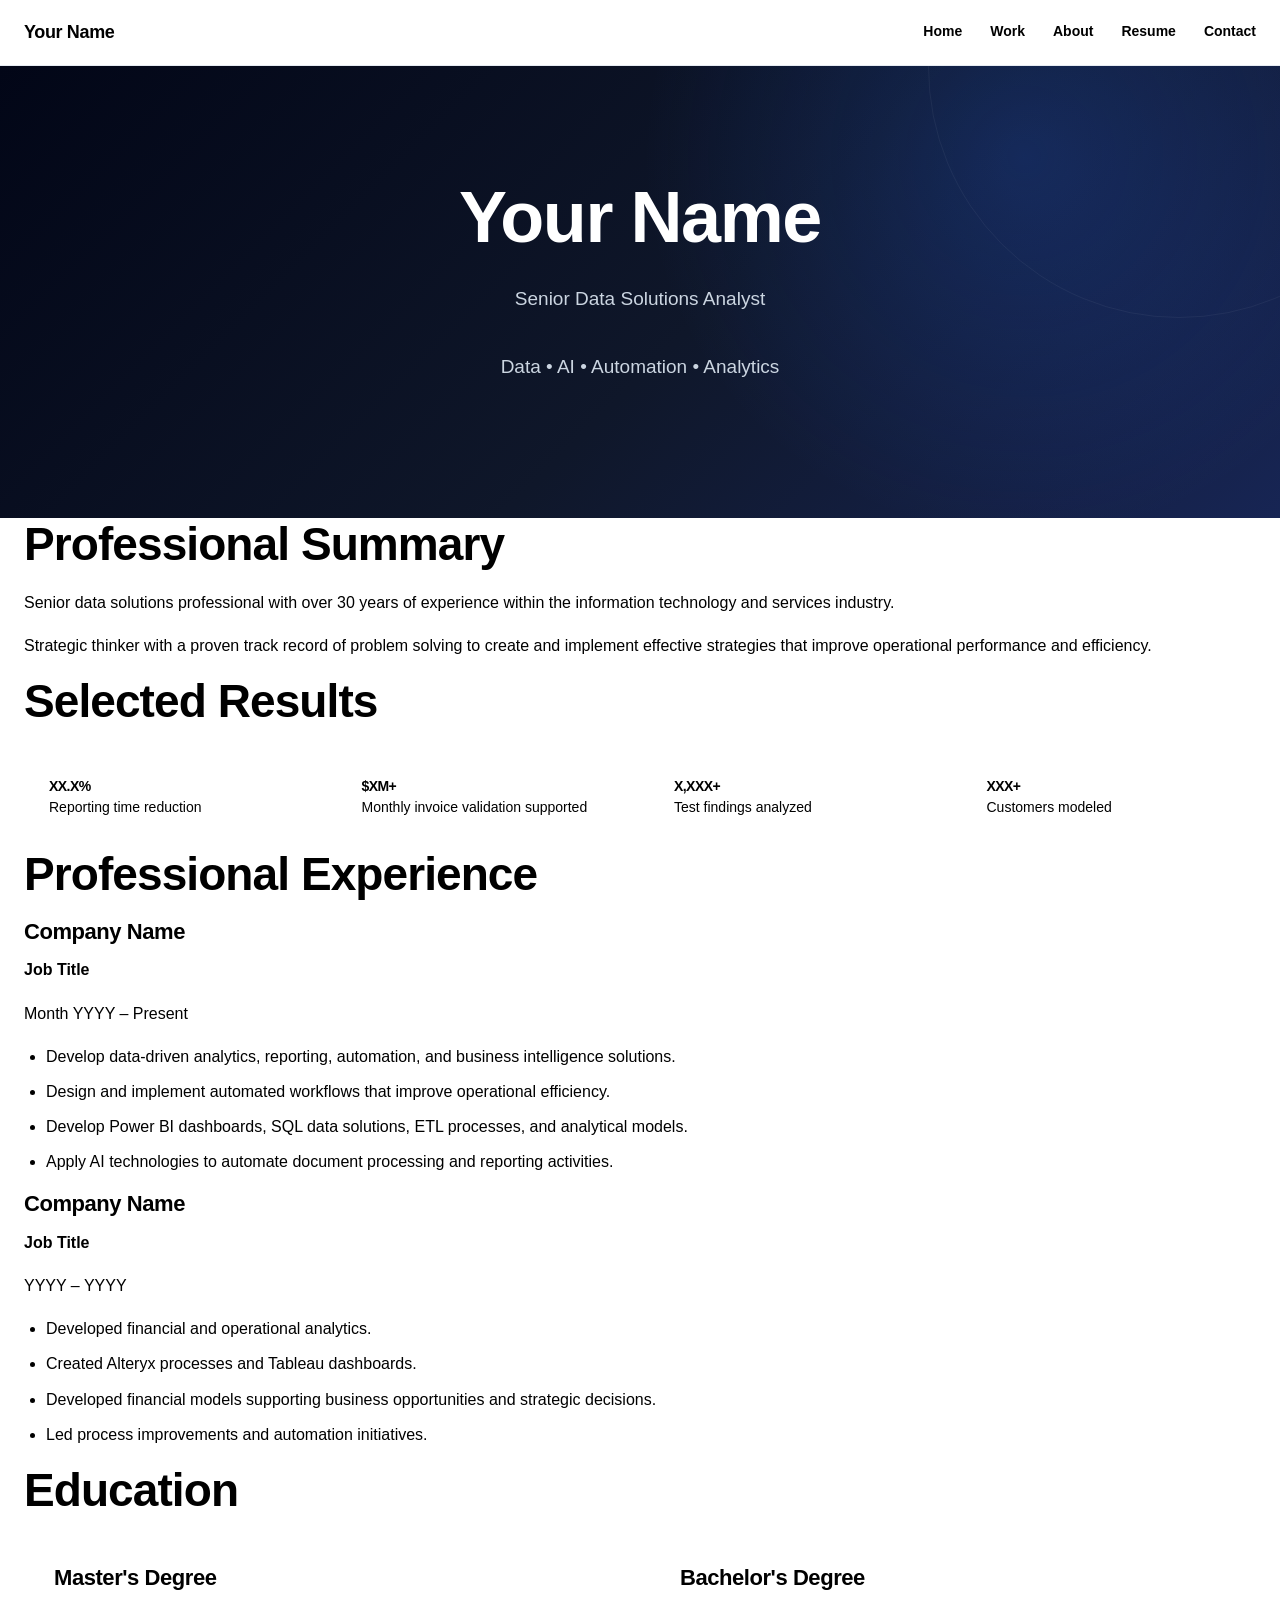
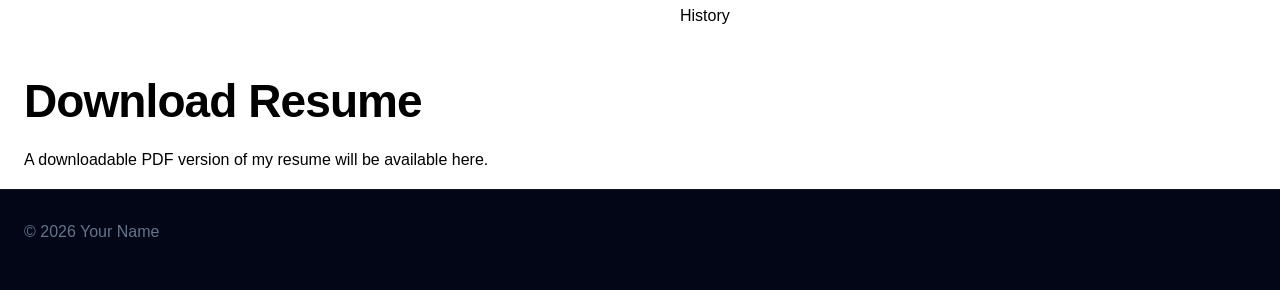
<file: resume.html>
<!DOCTYPE html>

<html lang="en">

<head>

<meta charset="UTF-8">

<meta name="viewport"
      content="width=device-width, initial-scale=1.0">

<title>Resume | Your Name</title>

<link rel="stylesheet" href="css/style.css">

</head>

<body>

<!-- =====================================================
     NAVIGATION
     ===================================================== -->

<nav class="navbar">

    <div class="nav-container">

        <a href="index.html" class="logo">
            Your Name
        </a>

        <div class="nav-links">

            <a href="index.html">Home</a>

            <a href="projects.html">Work</a>

            <a href="about.html">About</a>

            <a href="resume.html">Resume</a>

            <a href="contact.html">Contact</a>

        </div>

    </div>

</nav>

<!-- =====================================================
     HERO
     ===================================================== -->

<header class="hero">

    <div class="hero-content">

      <h1>Your Name</h1>

      <p class="hero-description">
          Senior Data Solutions Analyst
      </p>
      <p class="hero-description">
          Data • AI • Automation • Analytics
      </p>

  </div>

</header>


<main class="container">

<section>

<h2>Professional Summary</h2>

<p>
    Senior data solutions professional with over 30 years of
    experience within the information technology and services
    industry.
</p>

<p>
    Strategic thinker with a proven track record of problem
    solving to create and implement effective strategies that
    improve operational performance and efficiency.
</p>

</section>

<section>

<h2>Selected Results</h2>

<div class="metrics">

    <div class="metric-card">

        <p class="metric">XX.X%</p>

        <p>
            Reporting time reduction
        </p>

    </div>


    <div class="metric-card">

        <p class="metric">$XM+</p>

        <p>
            Monthly invoice validation supported
        </p>

    </div>


    <div class="metric-card">

        <p class="metric">X,XXX+</p>

        <p>
            Test findings analyzed
        </p>

    </div>


    <div class="metric-card">

        <p class="metric">XXX+</p>

        <p>
            Customers modeled
        </p>

    </div>

</div>

</section>

<section>

<h2>Professional Experience</h2>


<h3>
    Company Name
</h3>

<p>
    <strong>
        Job Title
    </strong>
</p>

<p>
    Month YYYY – Present
</p>

<ul>

    <li>
        Develop data-driven analytics, reporting,
        automation, and business intelligence solutions.
    </li>

    <li>
        Design and implement automated workflows that
        improve operational efficiency.
    </li>

    <li>
        Develop Power BI dashboards, SQL data solutions,
        ETL processes, and analytical models.
    </li>

    <li>
        Apply AI technologies to automate document
        processing and reporting activities.
    </li>

</ul>


<h3>
    Company Name
</h3>

<p>
    <strong>
        Job Title
    </strong>
</p>

<p>
    YYYY – YYYY
</p>

<ul>

    <li>
        Developed financial and operational analytics.
    </li>

    <li>
        Created Alteryx processes and Tableau dashboards.
    </li>

    <li>
        Developed financial models supporting business
        opportunities and strategic decisions.
    </li>

    <li>
        Led process improvements and automation initiatives.
    </li>

</ul>

</section>

<section>

<h2>Education</h2>

<div class="card-grid">

    <div class="card">

        <h3>
            Master's Degree
        </h3>

    </div>


    <div class="card">

        <h3>
            Bachelor's Degree
        </h3>

        <p>
            History
        </p>

    </div>

</div>

</section>

<section>

<h2>Download Resume</h2>

<p>
    A downloadable PDF version of my resume will be
    available here.
</p>

<!-- Add your PDF later -->

</section>

</main>

<footer>

<p>
    © 2026 Your Name
</p>

</footer>

</body>

</html>
</file>
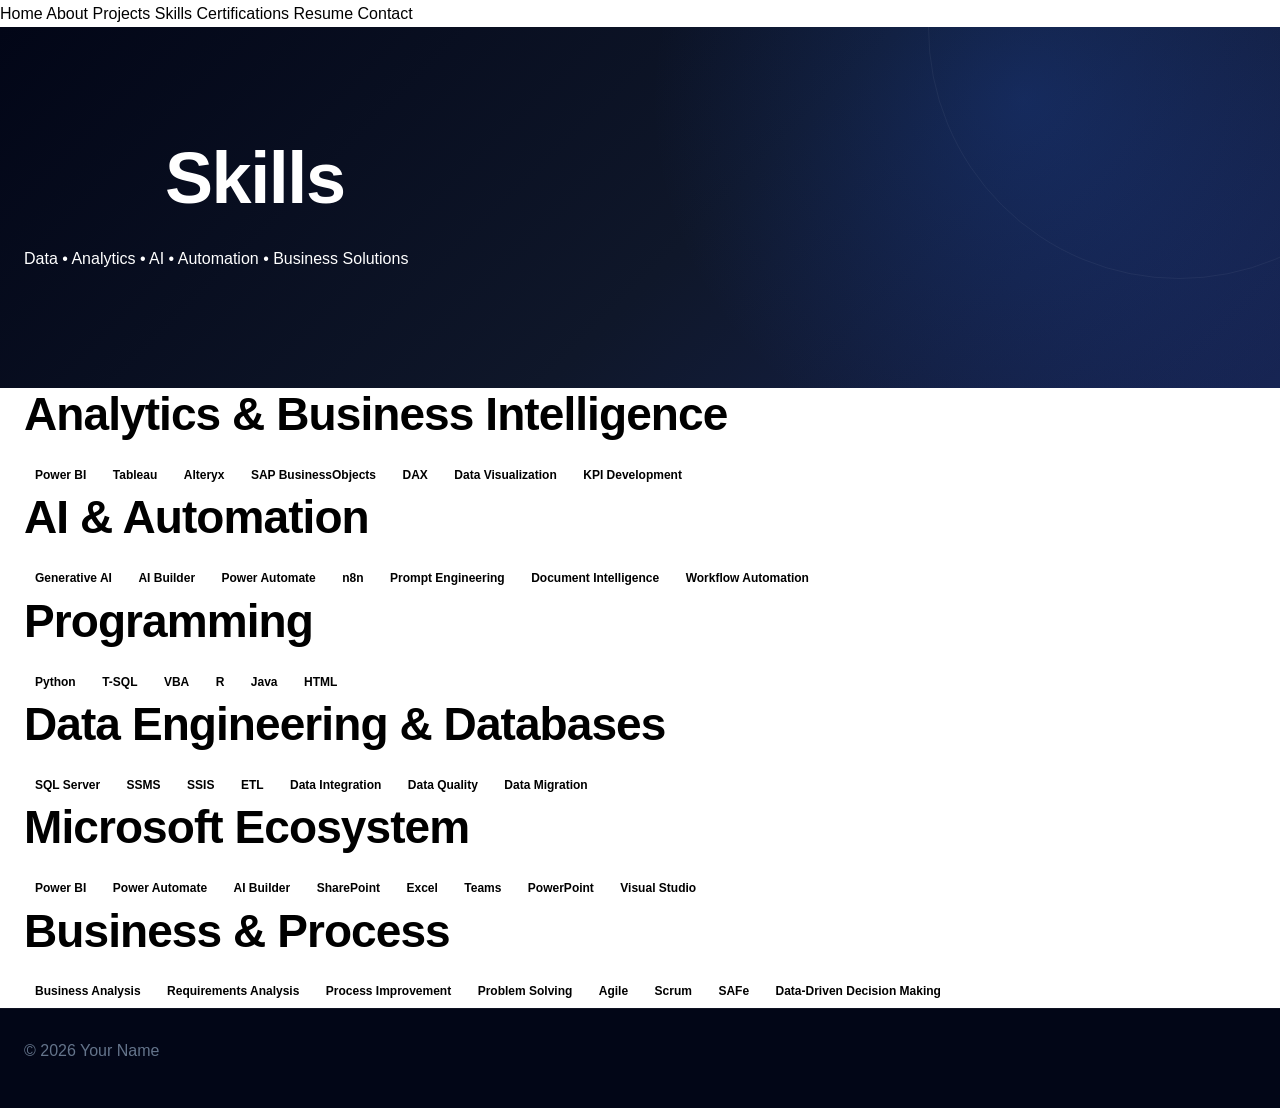
<file: skills.html>
<!DOCTYPE html>

<html lang="en">

<head>

<meta charset="UTF-8">

<meta name="viewport"
      content="width=device-width, initial-scale=1.0">

<title>Skills | Your Name</title>

<link rel="stylesheet" href="css/style.css">

</head>

<body>

<nav>

<a href="index.html">Home</a>
<a href="about.html">About</a>
<a href="projects.html">Projects</a>
<a href="skills.html">Skills</a>
<a href="certifications.html">Certifications</a>
<a href="resume.html">Resume</a>
<a href="contact.html">Contact</a>

</nav>

<header class="hero">

<h1>Skills</h1>

<p>
    Data • Analytics • AI • Automation • Business Solutions
</p>

</header>

<main class="container">

<section>

<h2>Analytics & Business Intelligence</h2>

<span class="tag">Power BI</span>
<span class="tag">Tableau</span>
<span class="tag">Alteryx</span>
<span class="tag">SAP BusinessObjects</span>
<span class="tag">DAX</span>
<span class="tag">Data Visualization</span>
<span class="tag">KPI Development</span>

</section>

<section>

<h2>AI & Automation</h2>

<span class="tag">Generative AI</span>
<span class="tag">AI Builder</span>
<span class="tag">Power Automate</span>
<span class="tag">n8n</span>
<span class="tag">Prompt Engineering</span>
<span class="tag">Document Intelligence</span>
<span class="tag">Workflow Automation</span>

</section>

<section>

<h2>Programming</h2>

<span class="tag">Python</span>
<span class="tag">T-SQL</span>
<span class="tag">VBA</span>
<span class="tag">R</span>
<span class="tag">Java</span>
<span class="tag">HTML</span>

</section>

<section>

<h2>Data Engineering & Databases</h2>

<span class="tag">SQL Server</span>
<span class="tag">SSMS</span>
<span class="tag">SSIS</span>
<span class="tag">ETL</span>
<span class="tag">Data Integration</span>
<span class="tag">Data Quality</span>
<span class="tag">Data Migration</span>

</section>

<section>

<h2>Microsoft Ecosystem</h2>

<span class="tag">Power BI</span>
<span class="tag">Power Automate</span>
<span class="tag">AI Builder</span>
<span class="tag">SharePoint</span>
<span class="tag">Excel</span>
<span class="tag">Teams</span>
<span class="tag">PowerPoint</span>
<span class="tag">Visual Studio</span>

</section>

<section>

<h2>Business & Process</h2>

<span class="tag">Business Analysis</span>
<span class="tag">Requirements Analysis</span>
<span class="tag">Process Improvement</span>
<span class="tag">Problem Solving</span>
<span class="tag">Agile</span>
<span class="tag">Scrum</span>
<span class="tag">SAFe</span>
<span class="tag">Data-Driven Decision Making</span>

</section>

</main>

<footer>

<p>
    © 2026 Your Name
</p>

</footer>

</body>

</html>
</file>
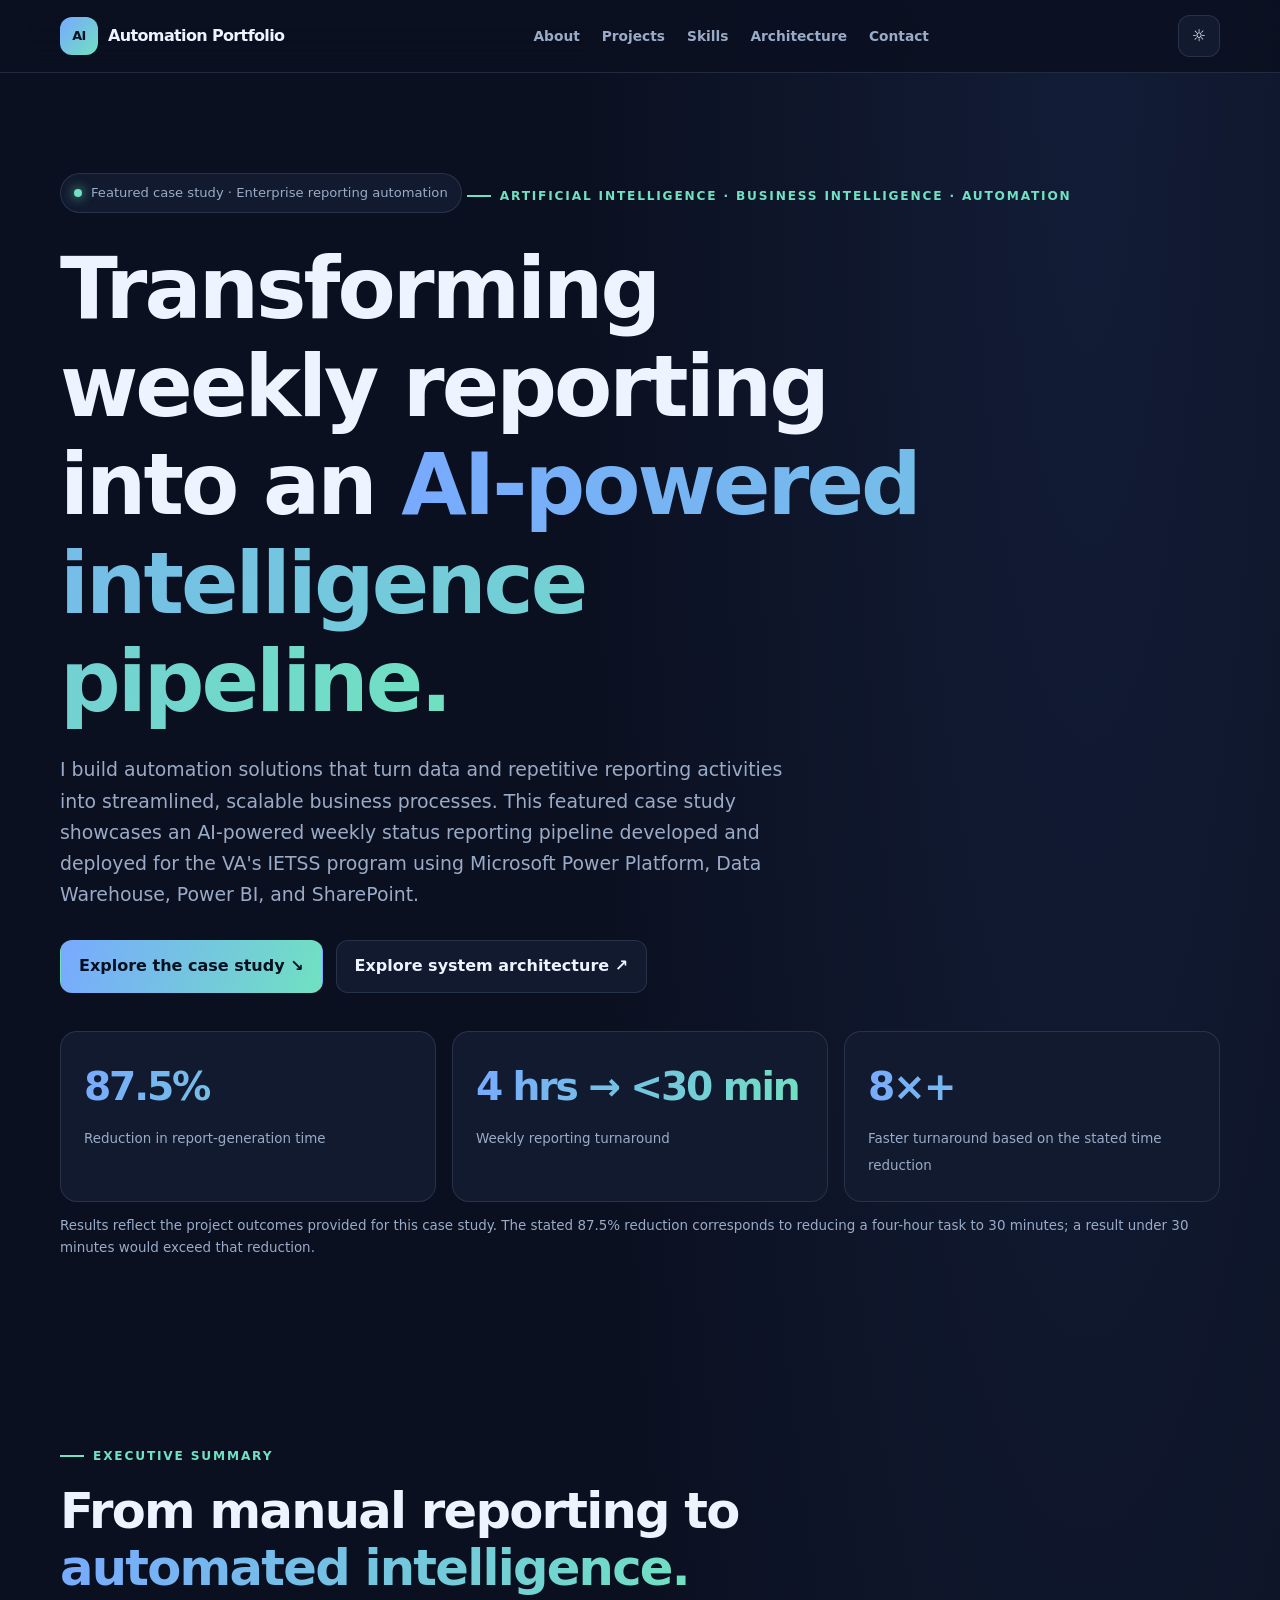
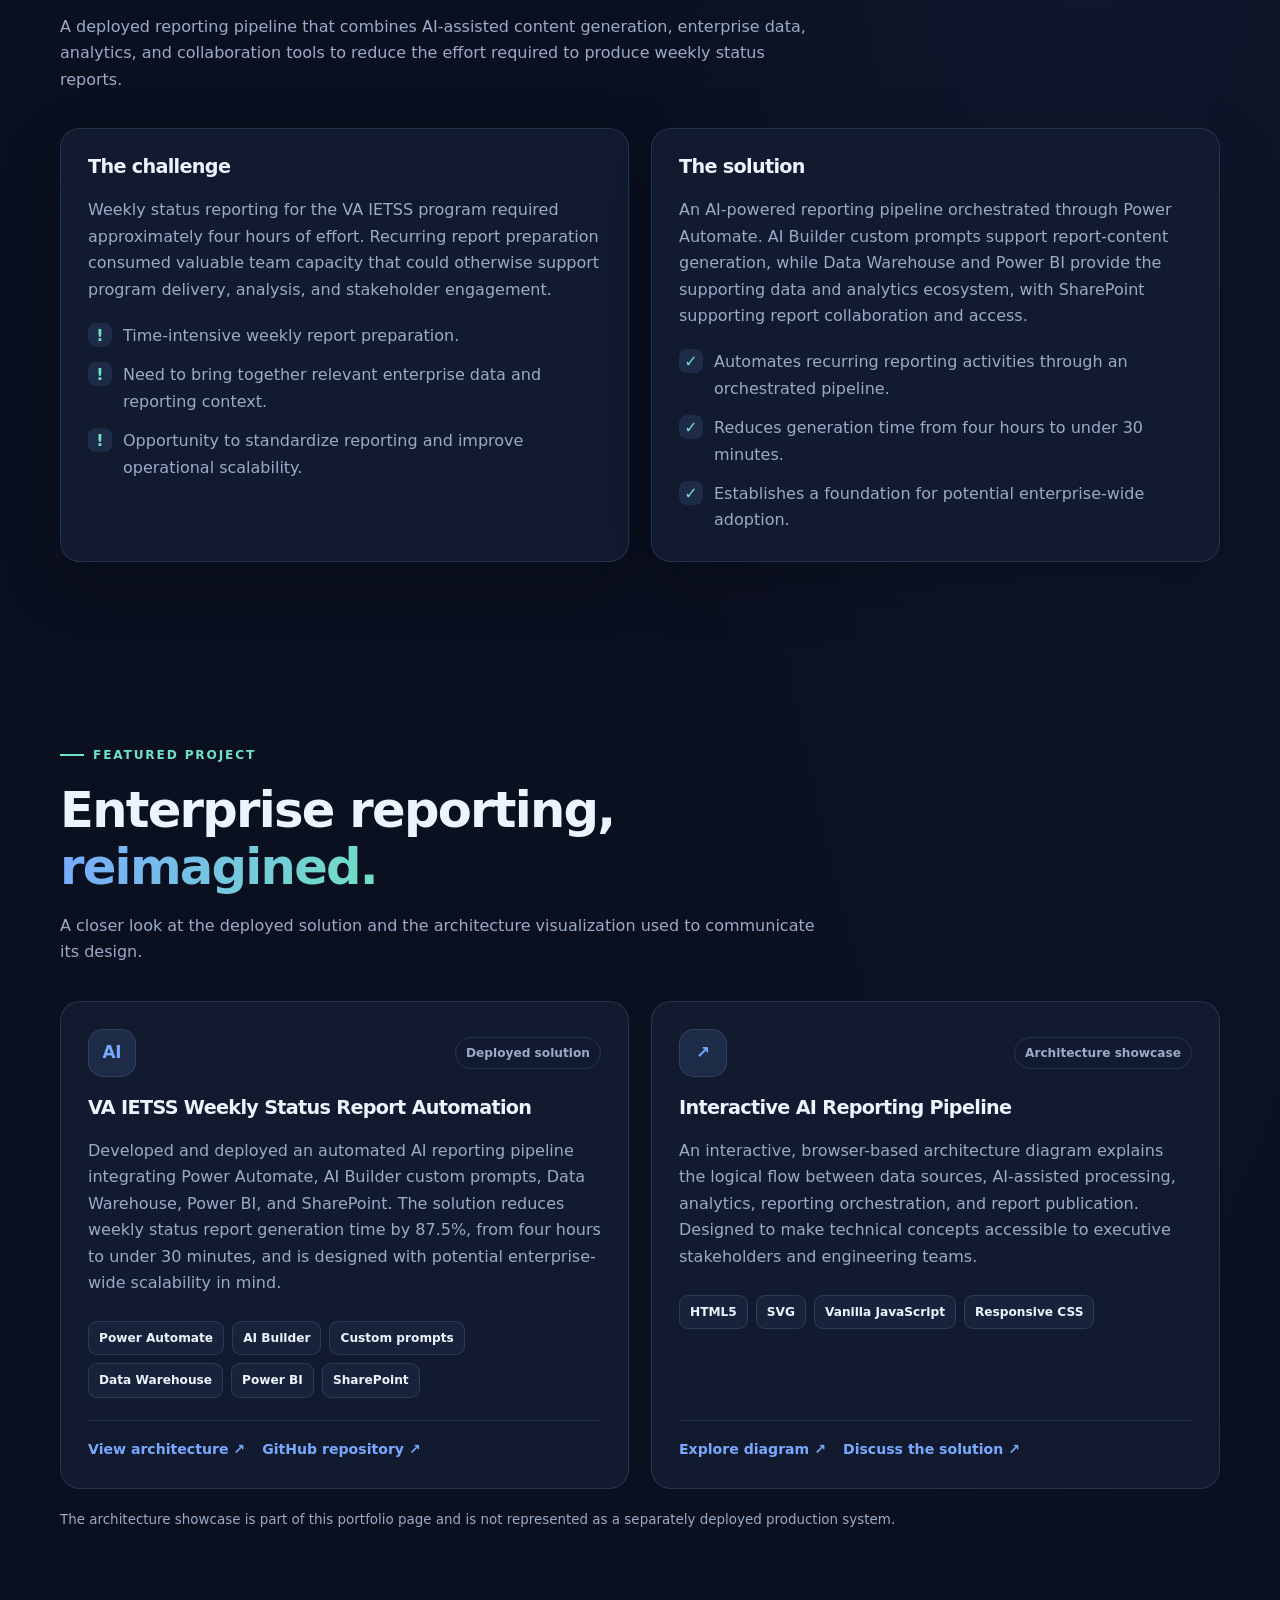
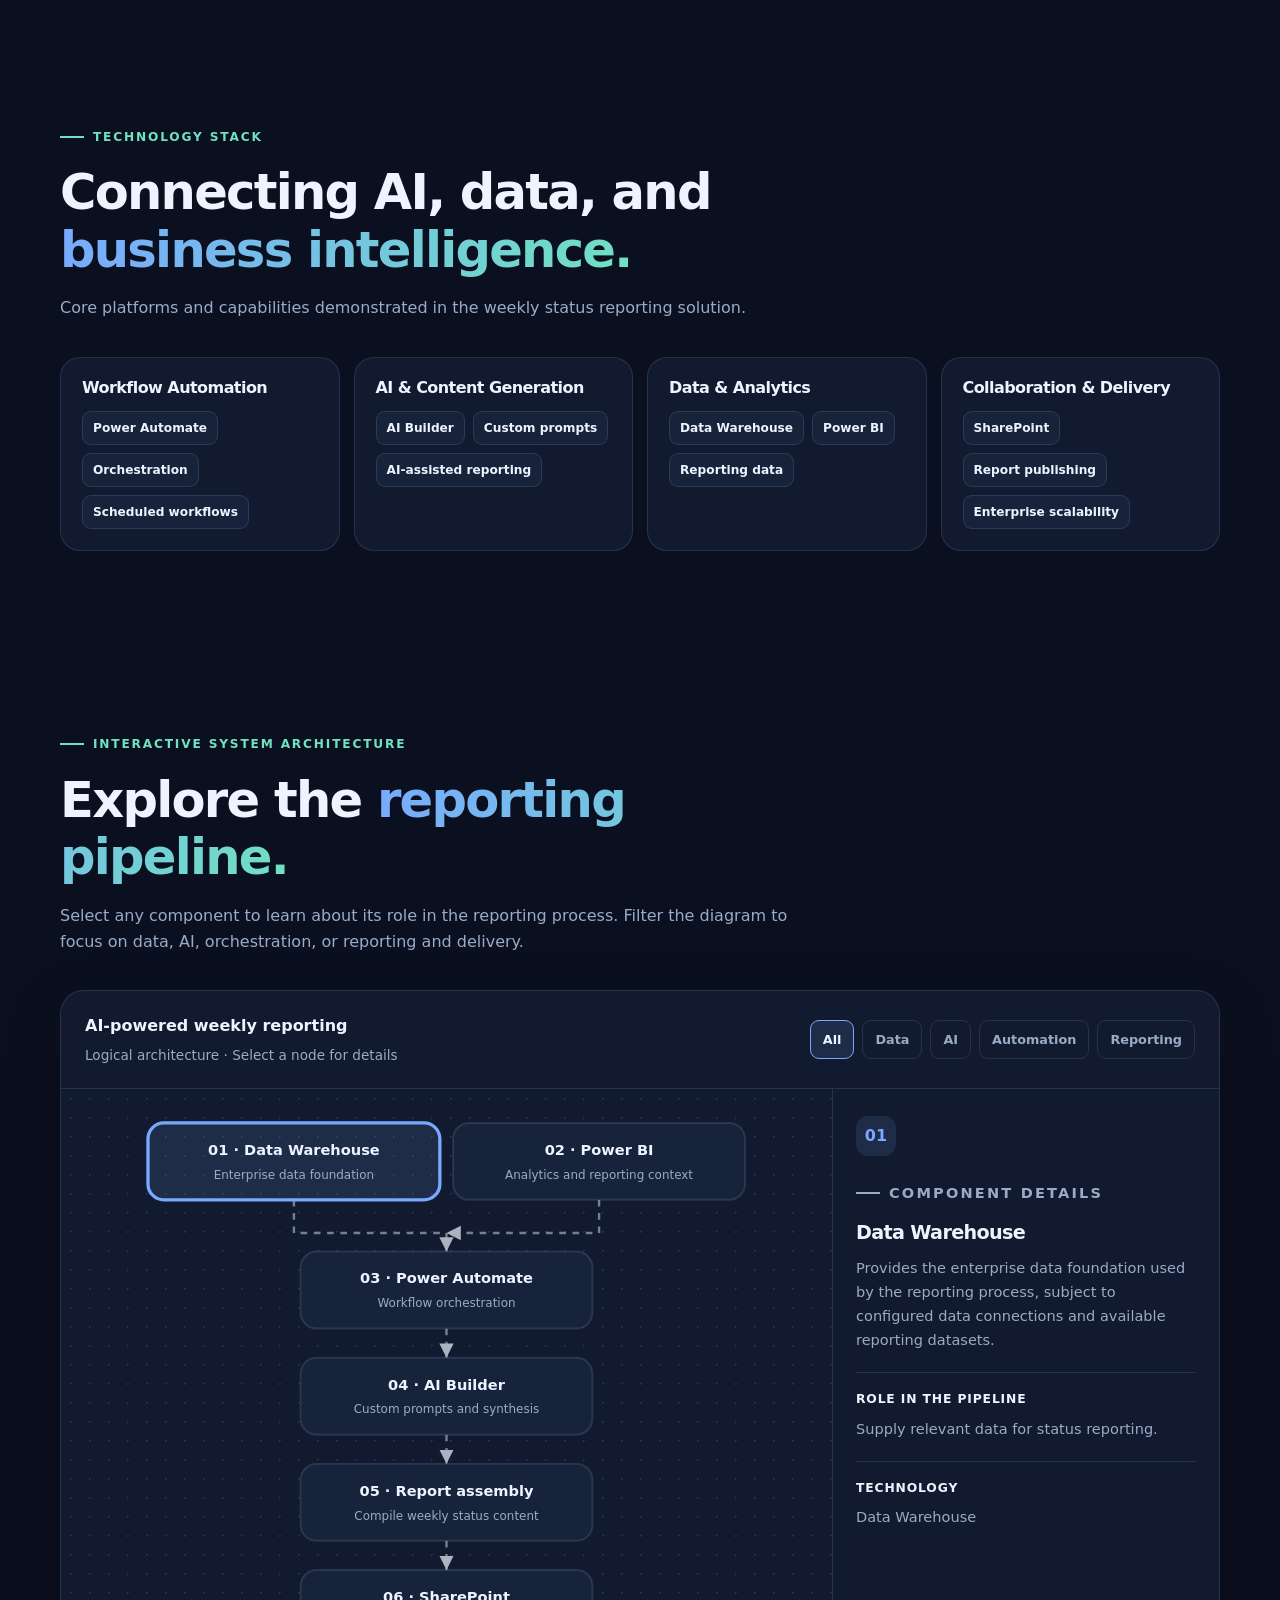
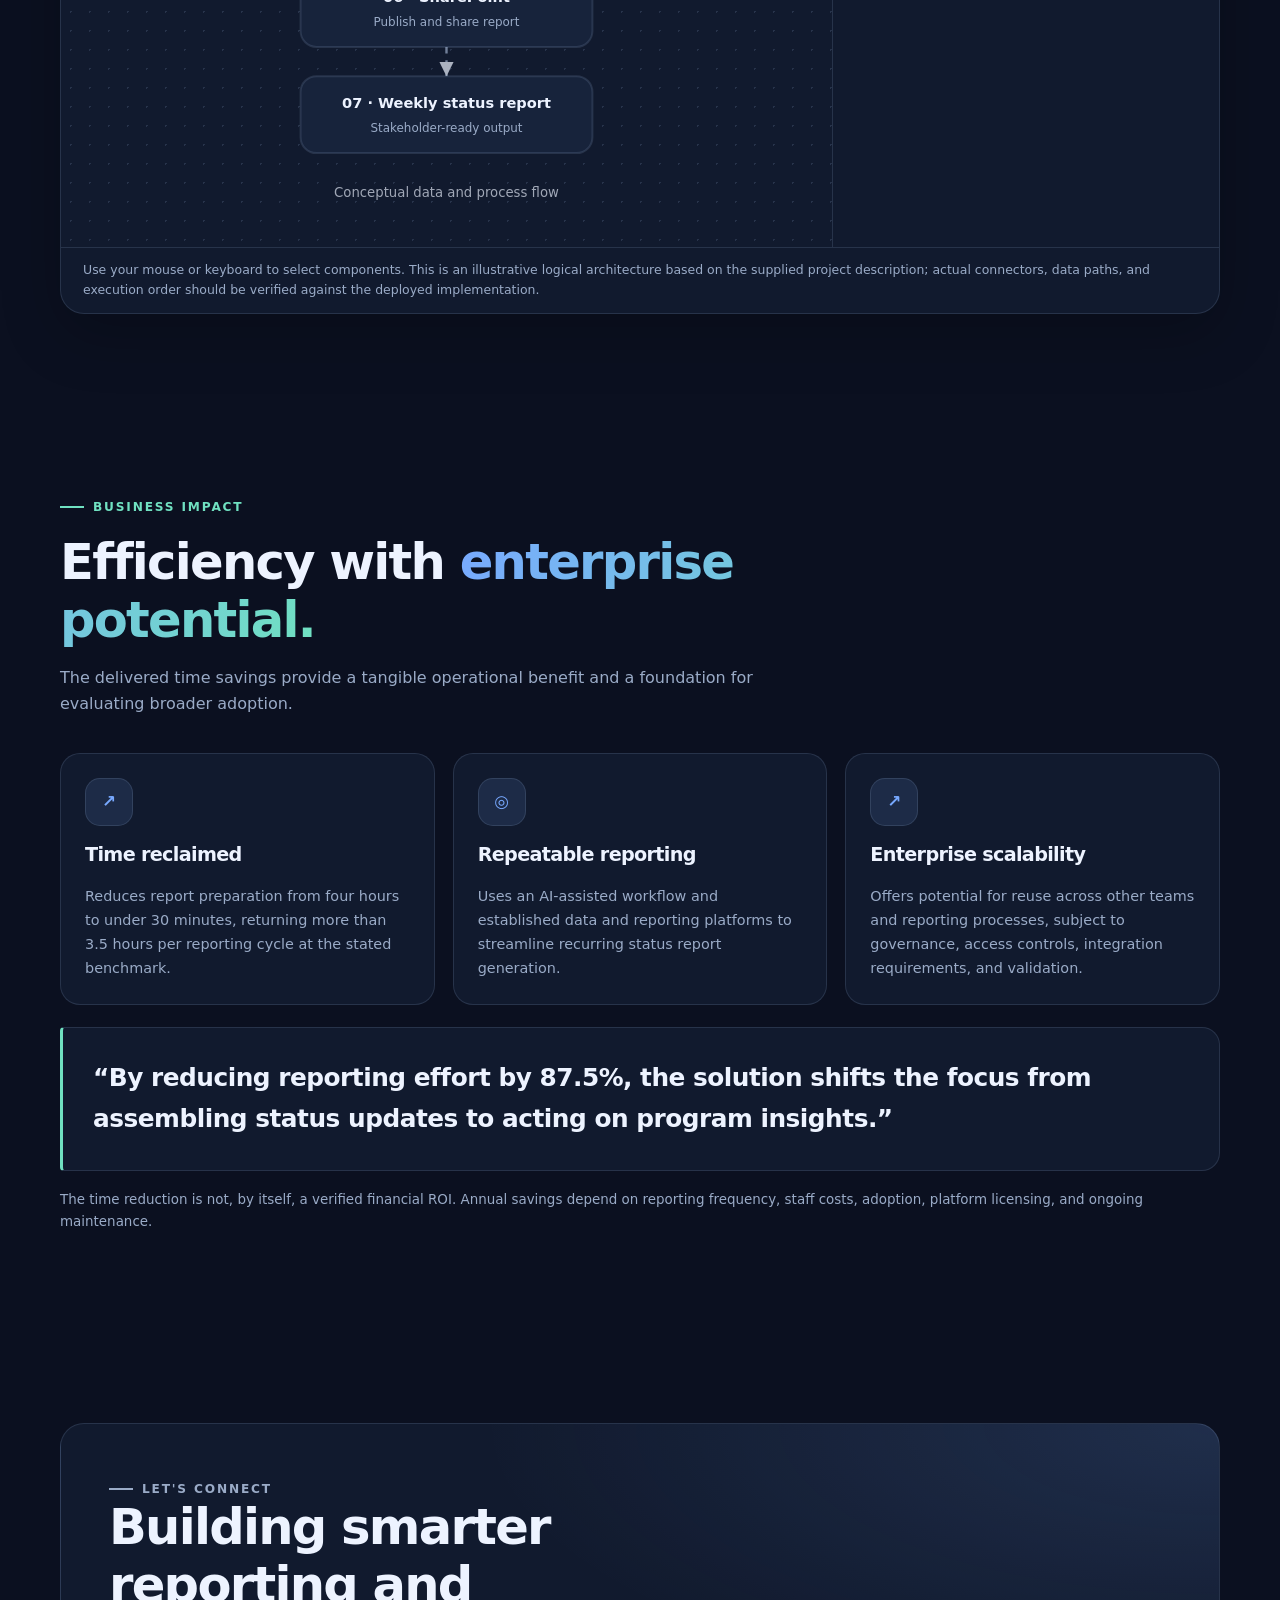
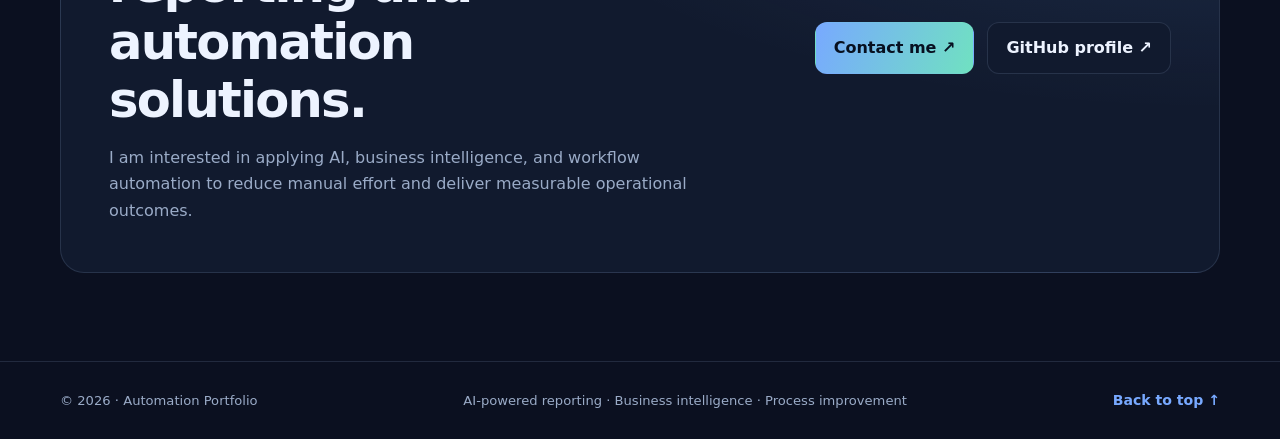
<file: StatusReport.html>
<!DOCTYPE html>
<html lang="en">
<head>
  <meta charset="UTF-8">
  <meta name="viewport" content="width=device-width, initial-scale=1">
  <meta name="theme-color" content="#0b1020">
  <meta name="description" content="Executive case study: Automated AI-powered weekly status reporting for the VA IETSS program using Power Automate, AI Builder custom prompts, Data Warehouse, Power BI, and SharePoint.">
  <title>VA IETSS | AI-Powered Status Reporting</title>

  <style>
    :root {
      color-scheme: dark;
      --bg: #0b1020;
      --surface: #111a2e;
      --surface2: #17233b;
      --text: #edf3ff;
      --muted: #9aabc7;
      --border: rgba(157,180,219,.16);
      --accent: #78a9ff;
      --accent2: #70e1c1;
      --accent-soft: rgba(120,169,255,.12);
      --nav: rgba(11,16,32,.88);
      --shadow: 0 20px 60px rgba(0,0,0,.22);
      --radius: 20px;
      --max: 1160px;
    }

    [data-theme="light"] {
      color-scheme: light;
      --bg: #f5f7fc;
      --surface: #fff;
      --surface2: #edf2fb;
      --text: #17223b;
      --muted: #5e6d87;
      --border: rgba(35,55,95,.14);
      --accent: #245fce;
      --accent2: #087e69;
      --accent-soft: rgba(36,95,206,.09);
      --nav: rgba(245,247,252,.9);
      --shadow: 0 18px 50px rgba(29,48,85,.09);
    }

    * { box-sizing: border-box; }

    html {
      scroll-behavior: smooth;
      scroll-padding-top: 90px;
    }

    body {
      margin: 0;
      background:
        radial-gradient(ellipse at 85% 0%, rgba(72,119,220,.12), transparent 34%),
        var(--bg);
      color: var(--text);
      font-family: Inter, ui-sans-serif, system-ui, -apple-system,
        BlinkMacSystemFont, "Segoe UI", sans-serif;
      line-height: 1.65;
      transition: background .25s, color .25s;
    }

    a { color: inherit; text-decoration: none; }

    button, a { -webkit-tap-highlight-color: transparent; }

    button { font: inherit; }

    button:focus-visible, a:focus-visible, [tabindex]:focus-visible {
      outline: 3px solid var(--accent);
      outline-offset: 4px;
    }

    ::selection { background: var(--accent); color: #071020; }

    .container {
      width: min(var(--max), calc(100% - 44px));
      margin: 0 auto;
    }

    .section { padding: 88px 0; }

    .eyebrow {
      display: inline-flex;
      align-items: center;
      gap: 9px;
      margin-bottom: 17px;
      color: var(--accent2);
      font-size: .76rem;
      font-weight: 800;
      letter-spacing: .15em;
      text-transform: uppercase;
    }

    .eyebrow::before {
      content: "";
      width: 24px;
      height: 2px;
      background: currentColor;
    }

    h1, h2, h3 {
      margin-top: 0;
      line-height: 1.16;
      letter-spacing: -.035em;
    }

    h1 {
      max-width: 900px;
      margin-bottom: 23px;
      font-size: clamp(2.7rem, 7vw, 5.3rem);
      font-weight: 850;
    }

    h2 { margin-bottom: 16px; font-size: clamp(2rem, 4vw, 3.1rem); }
    h3 { font-size: 1.2rem; }
    p { margin-top: 0; }

    .gradient {
      color: var(--accent);
      background: linear-gradient(110deg, var(--accent), var(--accent2));
      background-clip: text;
      -webkit-background-clip: text;
      -webkit-text-fill-color: transparent;
    }

    .lead {
      max-width: 740px;
      color: var(--muted);
      font-size: clamp(1rem, 2vw, 1.18rem);
    }

    .muted { color: var(--muted); }
    .small { font-size: .84rem; }

    .navbar {
      position: sticky;
      top: 0;
      z-index: 100;
      border-bottom: 1px solid var(--border);
      background: var(--nav);
      backdrop-filter: blur(18px);
    }

    .nav-inner {
      min-height: 72px;
      display: flex;
      align-items: center;
      justify-content: space-between;
      gap: 20px;
    }

    .brand {
      display: inline-flex;
      align-items: center;
      gap: 10px;
      flex-shrink: 0;
      font-weight: 850;
      letter-spacing: -.04em;
    }

    .brand-mark {
      display: grid;
      place-items: center;
      width: 38px;
      height: 38px;
      border-radius: 12px;
      color: #071020;
      background: linear-gradient(135deg, var(--accent), var(--accent2));
      font-size: .8rem;
      font-weight: 900;
    }

    .nav-links {
      display: flex;
      align-items: center;
      gap: 22px;
    }

    .nav-links a {
      color: var(--muted);
      font-size: .86rem;
      font-weight: 650;
      transition: color .2s;
    }

    .nav-links a:hover { color: var(--accent); }

    .nav-controls { display: flex; gap: 8px; }

    .icon-btn {
      display: grid;
      place-items: center;
      width: 42px;
      height: 42px;
      border: 1px solid var(--border);
      border-radius: 12px;
      background: var(--surface);
      color: var(--text);
      cursor: pointer;
      transition: transform .2s, border-color .2s;
    }

    .icon-btn:hover { transform: translateY(-2px); border-color: var(--accent); }
    .menu-btn { display: none; }

    .hero { padding: 100px 0 78px; overflow: hidden; }

    .availability {
      display: inline-flex;
      align-items: center;
      gap: 9px;
      padding: 8px 13px;
      margin-bottom: 27px;
      border: 1px solid var(--border);
      border-radius: 999px;
      background: var(--surface);
      color: var(--muted);
      font-size: .82rem;
    }

    .dot {
      width: 8px;
      height: 8px;
      border-radius: 50%;
      background: var(--accent2);
      box-shadow: 0 0 12px var(--accent2);
    }

    .actions { display: flex; flex-wrap: wrap; gap: 13px; margin: 30px 0; }

    .btn {
      display: inline-flex;
      align-items: center;
      justify-content: center;
      gap: 9px;
      min-height: 48px;
      padding: 12px 18px;
      border: 1px solid var(--border);
      border-radius: 12px;
      background: var(--surface);
      color: var(--text);
      font-weight: 750;
      cursor: pointer;
      transition: transform .2s, box-shadow .2s, border-color .2s;
    }

    .btn:hover {
      transform: translateY(-3px);
      border-color: var(--accent);
      box-shadow: var(--shadow);
    }

    .btn-primary {
      border-color: transparent;
      background: linear-gradient(110deg, var(--accent), var(--accent2));
      color: #071020;
    }

    .metrics {
      display: grid;
      grid-template-columns: repeat(3, minmax(0,1fr));
      gap: 16px;
      margin-top: 38px;
    }

    .metric {
      padding: 23px;
      border: 1px solid var(--border);
      border-radius: 17px;
      background: var(--surface);
    }

    .metric-value {
      display: block;
      margin-bottom: 6px;
      font-size: clamp(1.7rem, 3.5vw, 2.45rem);
      font-weight: 850;
      letter-spacing: -.055em;
    }

    .metric-label { color: var(--muted); font-size: .84rem; }

    .section-heading { max-width: 770px; margin-bottom: 35px; }
    .section-heading > p:last-child { color: var(--muted); }

    .grid-two {
      display: grid;
      grid-template-columns: repeat(2, minmax(0,1fr));
      gap: 22px;
    }

    .panel, .project-card, .skill-group, .impact-card {
      border: 1px solid var(--border);
      border-radius: var(--radius);
      background: var(--surface);
    }

    .panel { padding: 27px; box-shadow: var(--shadow); }
    .panel p { color: var(--muted); }

    .check-list {
      display: grid;
      gap: 13px;
      padding: 0;
      margin: 20px 0 0;
      list-style: none;
    }

    .check-list li {
      display: flex;
      align-items: flex-start;
      gap: 11px;
      color: var(--muted);
    }

    .check {
      display: grid;
      place-items: center;
      flex-shrink: 0;
      width: 24px;
      height: 24px;
      border-radius: 8px;
      background: var(--accent-soft);
      color: var(--accent2);
      font-weight: 850;
    }

    .project-grid {
      display: grid;
      grid-template-columns: repeat(2, minmax(0,1fr));
      gap: 22px;
    }

    .project-card {
      display: flex;
      flex-direction: column;
      min-width: 0;
      padding: 27px;
      transition: transform .25s, border-color .25s, box-shadow .25s;
    }

    .project-card:hover {
      transform: translateY(-5px);
      border-color: var(--accent);
      box-shadow: var(--shadow);
    }

    .project-top {
      display: flex;
      align-items: center;
      justify-content: space-between;
      gap: 12px;
      margin-bottom: 20px;
    }

    .project-icon {
      display: grid;
      place-items: center;
      width: 48px;
      height: 48px;
      border: 1px solid var(--border);
      border-radius: 15px;
      background: var(--accent-soft);
      color: var(--accent);
      font-size: 1.05rem;
      font-weight: 850;
    }

    .pill, .tag {
      display: inline-flex;
      align-items: center;
      border: 1px solid var(--border);
      border-radius: 9px;
      font-size: .76rem;
      font-weight: 650;
    }

    .pill {
      padding: 5px 10px;
      border-radius: 999px;
      color: var(--muted);
    }

    .project-card > p { color: var(--muted); }

    .tag-list { display: flex; flex-wrap: wrap; gap: 8px; margin: 9px 0 22px; }

    .tag {
      padding: 6px 10px;
      background: var(--surface2);
      color: var(--text);
    }

    .project-links {
      display: flex;
      flex-wrap: wrap;
      gap: 17px;
      margin-top: auto;
      padding-top: 17px;
      border-top: 1px solid var(--border);
    }

    .text-link { color: var(--accent); font-size: .88rem; font-weight: 750; }
    .text-link:hover { text-decoration: underline; }

    .skills-grid {
      display: grid;
      grid-template-columns: repeat(4, minmax(0,1fr));
      gap: 14px;
    }

    .skill-group { padding: 21px; }
    .skill-group h3 { font-size: 1rem; margin-bottom: 14px; }
    .skill-group .tag-list { margin-bottom: 0; }

    /* Interactive architecture */
    .diagram-shell {
      overflow: hidden;
      border: 1px solid var(--border);
      border-radius: 24px;
      background: var(--surface);
      box-shadow: var(--shadow);
    }

    .diagram-toolbar {
      display: flex;
      flex-wrap: wrap;
      align-items: center;
      justify-content: space-between;
      gap: 16px;
      padding: 22px 24px;
      border-bottom: 1px solid var(--border);
    }

    .diagram-toolbar strong { font-size: 1rem; }
    .diagram-toolbar p { margin: 4px 0 0; color: var(--muted); font-size: .85rem; }

    .filters { display: flex; flex-wrap: wrap; gap: 8px; }

    .filter-btn {
      padding: 8px 12px;
      border: 1px solid var(--border);
      border-radius: 9px;
      background: transparent;
      color: var(--muted);
      font-size: .8rem;
      font-weight: 700;
      cursor: pointer;
    }

    .filter-btn.active, .filter-btn:hover {
      border-color: var(--accent);
      background: var(--accent-soft);
      color: var(--text);
    }

    .diagram-layout {
      display: grid;
      grid-template-columns: minmax(0,1.6fr) minmax(245px,.8fr);
    }

    .diagram-canvas {
      min-width: 0;
      padding: 14px;
      border-right: 1px solid var(--border);
      background-image: radial-gradient(var(--border) 1px, transparent 1px);
      background-size: 19px 19px;
    }

    .diagram-canvas svg { display: block; width: 100%; height: auto; }

    .edge {
      fill: none;
      stroke: var(--muted);
      stroke-width: 1.8;
      stroke-dasharray: 5 5;
      opacity: .7;
      marker-end: url(#arrow);
    }

    .node { cursor: pointer; transition: opacity .2s; outline: none; }
    .node rect {
      fill: var(--surface2);
      stroke: var(--border);
      stroke-width: 1.5;
      rx: 12;
      transition: fill .2s, stroke .2s;
    }

    .node text {
      fill: var(--text);
      font-size: 11px;
      font-weight: 700;
      text-anchor: middle;
      pointer-events: none;
    }

    .node .sub {
      fill: var(--muted);
      font-size: 9px;
      font-weight: 500;
    }

    .node:hover rect, .node:focus rect, .node.selected rect {
      fill: var(--accent-soft);
      stroke: var(--accent);
      stroke-width: 2.5;
    }

    .node.dimmed { opacity: .12; pointer-events: none; }

    .diagram-info { padding: 27px 23px; }
    .info-number {
      display: grid;
      place-items: center;
      width: 40px;
      height: 40px;
      margin-bottom: 20px;
      border-radius: 12px;
      background: var(--accent-soft);
      color: var(--accent);
      font-weight: 850;
    }

    .diagram-info h3 { margin-bottom: 12px; }
    .diagram-info p { color: var(--muted); font-size: .91rem; }

    .info-meta { margin-top: 20px; padding-top: 16px; border-top: 1px solid var(--border); }
    .info-meta strong {
      display: block;
      margin-bottom: 7px;
      font-size: .77rem;
      letter-spacing: .07em;
      text-transform: uppercase;
    }

    .diagram-hint {
      padding: 12px 22px;
      border-top: 1px solid var(--border);
      color: var(--muted);
      font-size: .78rem;
    }

    .impact-grid {
      display: grid;
      grid-template-columns: repeat(3,minmax(0,1fr));
      gap: 18px;
    }

    .impact-card { padding: 24px; }
    .impact-card .project-icon { margin-bottom: 18px; }
    .impact-card p { margin-bottom: 0; color: var(--muted); font-size: .9rem; }

    .callout {
      padding: 30px;
      border: 1px solid var(--border);
      border-left: 3px solid var(--accent2);
      border-radius: 4px 18px 18px 4px;
      background: var(--surface);
    }

    .callout p {
      margin: 0;
      font-size: clamp(1.15rem,2.5vw,1.55rem);
      font-weight: 650;
      letter-spacing: -.02em;
    }

    .contact-panel {
      display: flex;
      align-items: center;
      justify-content: space-between;
      gap: 30px;
      padding: clamp(25px,5vw,48px);
      border: 1px solid var(--border);
      border-radius: 24px;
      background:
        radial-gradient(ellipse at 100% 0%, rgba(120,169,255,.14), transparent 45%),
        var(--surface);
    }

    .contact-panel h2 { max-width: 560px; }
    .contact-panel p { max-width: 590px; margin-bottom: 0; color: var(--muted); }

    footer {
      padding: 27px 0;
      border-top: 1px solid var(--border);
      color: var(--muted);
      font-size: .82rem;
    }

    .footer-inner {
      display: flex;
      flex-wrap: wrap;
      align-items: center;
      justify-content: space-between;
      gap: 14px;
    }

    @media (prefers-reduced-motion: reduce) {
      *, *::before, *::after {
        scroll-behavior: auto !important;
        animation-duration: .01ms !important;
        transition-duration: .01ms !important;
      }
    }

    @media (max-width: 900px) {
      .nav-links { gap: 12px; }
      .nav-links a { font-size: .78rem; }
      .skills-grid { grid-template-columns: repeat(2,minmax(0,1fr)); }
      .diagram-layout { grid-template-columns: 1fr; }
      .diagram-canvas { border-right: 0; border-bottom: 1px solid var(--border); }
    }

    @media (max-width: 680px) {
      .container { width: calc(100% - 30px); }
      .section { padding: 65px 0; }
      .hero { padding: 72px 0 55px; }

      .nav-inner { min-height: 65px; flex-wrap: wrap; gap: 10px; }
      .menu-btn { display: grid; }
      .nav-controls { margin-left: auto; }

      .nav-links {
        display: none;
        order: 3;
        width: 100%;
        flex-direction: column;
        align-items: stretch;
        gap: 0;
        padding-bottom: 12px;
      }

      .nav-links.open { display: flex; }
      .nav-links a {
        padding: 11px 4px;
        border-top: 1px solid var(--border);
        font-size: .92rem;
      }

      .metrics, .grid-two, .project-grid, .impact-grid { grid-template-columns: 1fr; }
      .contact-panel { align-items: flex-start; flex-direction: column; }
      .diagram-toolbar { align-items: flex-start; flex-direction: column; }
      .diagram-canvas { padding: 5px; }
      .diagram-info { padding: 22px; }
    }

    @media (max-width: 390px) {
      .skills-grid { grid-template-columns: 1fr; }
      .actions .btn { width: 100%; }
    }
  </style>
</head>

<body>
  <header class="navbar">
    <div class="container nav-inner">
      <a class="brand" href="#about" aria-label="Portfolio home">
        <span class="brand-mark">AI</span>
        <span>Automation Portfolio</span>
      </a>

      <nav class="nav-links" id="navLinks" aria-label="Main navigation">
        <a href="#about">About</a>
        <a href="#projects">Projects</a>
        <a href="#skills">Skills</a>
        <a href="#architecture">Architecture</a>
        <a href="#contact">Contact</a>
      </nav>

      <div class="nav-controls">
        <button class="icon-btn" id="themeToggle"
          aria-label="Switch to light theme" title="Toggle theme">
          <span id="themeIcon" aria-hidden="true">☼</span>
        </button>
        <button class="icon-btn menu-btn" id="menuToggle"
          aria-label="Open navigation menu" aria-expanded="false"
          aria-controls="navLinks">☰</button>
      </div>
    </div>
  </header>

  <main>
    <!-- HERO -->
    <section class="hero" id="about">
      <div class="container">
        <div class="availability">
          <span class="dot"></span>
          Featured case study · Enterprise reporting automation
        </div>

        <p class="eyebrow">Artificial Intelligence · Business Intelligence · Automation</p>

        <h1>
          Transforming weekly reporting into an
          <span class="gradient">AI-powered intelligence pipeline.</span>
        </h1>

        <p class="lead">
          I build automation solutions that turn data and repetitive reporting
          activities into streamlined, scalable business processes. This
          featured case study showcases an AI-powered weekly status reporting
          pipeline developed and deployed for the VA's IETSS program using
          Microsoft Power Platform, Data Warehouse, Power BI, and SharePoint.
        </p>

        <div class="actions">
          <a class="btn btn-primary" href="#projects">Explore the case study ↘</a>
          <a class="btn" href="#architecture">Explore system architecture ↗</a>
        </div>

        <div class="metrics" aria-label="Project results">
          <article class="metric">
            <span class="metric-value gradient">87.5%</span>
            <span class="metric-label">Reduction in report-generation time</span>
          </article>
          <article class="metric">
            <span class="metric-value gradient">4 hrs → &lt;30 min</span>
            <span class="metric-label">Weekly reporting turnaround</span>
          </article>
          <article class="metric">
            <span class="metric-value gradient">8×+</span>
            <span class="metric-label">Faster turnaround based on the stated time reduction</span>
          </article>
        </div>

        <p class="small muted" style="margin-top:13px">
          Results reflect the project outcomes provided for this case study.
          The stated 87.5% reduction corresponds to reducing a four-hour task
          to 30 minutes; a result under 30 minutes would exceed that reduction.
        </p>
      </div>
    </section>

    <!-- EXECUTIVE SUMMARY -->
    <section class="section" id="overview">
      <div class="container">
        <div class="section-heading">
          <p class="eyebrow">Executive summary</p>
          <h2>From manual reporting to <span class="gradient">automated intelligence.</span></h2>
          <p>
            A deployed reporting pipeline that combines AI-assisted content
            generation, enterprise data, analytics, and collaboration tools
            to reduce the effort required to produce weekly status reports.
          </p>
        </div>

        <div class="grid-two">
          <article class="panel">
            <h3>The challenge</h3>
            <p>
              Weekly status reporting for the VA IETSS program required
              approximately four hours of effort. Recurring report preparation
              consumed valuable team capacity that could otherwise support
              program delivery, analysis, and stakeholder engagement.
            </p>
            <ul class="check-list">
              <li><span class="check">!</span><span>Time-intensive weekly report preparation.</span></li>
              <li><span class="check">!</span><span>Need to bring together relevant enterprise data and reporting context.</span></li>
              <li><span class="check">!</span><span>Opportunity to standardize reporting and improve operational scalability.</span></li>
            </ul>
          </article>

          <article class="panel">
            <h3>The solution</h3>
            <p>
              An AI-powered reporting pipeline orchestrated through Power
              Automate. AI Builder custom prompts support report-content
              generation, while Data Warehouse and Power BI provide the
              supporting data and analytics ecosystem, with SharePoint
              supporting report collaboration and access.
            </p>
            <ul class="check-list">
              <li><span class="check">✓</span><span>Automates recurring reporting activities through an orchestrated pipeline.</span></li>
              <li><span class="check">✓</span><span>Reduces generation time from four hours to under 30 minutes.</span></li>
              <li><span class="check">✓</span><span>Establishes a foundation for potential enterprise-wide adoption.</span></li>
            </ul>
          </article>
        </div>
      </div>
    </section>

    <!-- PROJECT PORTFOLIO -->
    <section class="section" id="projects">
      <div class="container">
        <div class="section-heading">
          <p class="eyebrow">Featured project</p>
          <h2>Enterprise reporting, <span class="gradient">reimagined.</span></h2>
          <p>
            A closer look at the deployed solution and the architecture
            visualization used to communicate its design.
          </p>
        </div>

        <div class="project-grid">
          <article class="project-card">
            <div class="project-top">
              <div class="project-icon" aria-hidden="true">AI</div>
              <span class="pill">Deployed solution</span>
            </div>

            <h3>VA IETSS Weekly Status Report Automation</h3>
            <p>
              Developed and deployed an automated AI reporting pipeline
              integrating Power Automate, AI Builder custom prompts, Data
              Warehouse, Power BI, and SharePoint. The solution reduces
              weekly status report generation time by 87.5%, from four
              hours to under 30 minutes, and is designed with potential
              enterprise-wide scalability in mind.
            </p>

            <div class="tag-list" aria-label="Technologies">
              <span class="tag">Power Automate</span>
              <span class="tag">AI Builder</span>
              <span class="tag">Custom prompts</span>
              <span class="tag">Data Warehouse</span>
              <span class="tag">Power BI</span>
              <span class="tag">SharePoint</span>
            </div>

            <div class="project-links">
              <a class="text-link" href="#architecture">View architecture ↗</a>
              <a class="text-link" href="https://github.com/YOUR-USERNAME/YOUR-REPOSITORY"
                 target="_blank" rel="noopener noreferrer">GitHub repository ↗</a>
            </div>
          </article>

          <article class="project-card">
            <div class="project-top">
              <div class="project-icon" aria-hidden="true">↗</div>
              <span class="pill">Architecture showcase</span>
            </div>

            <h3>Interactive AI Reporting Pipeline</h3>
            <p>
              An interactive, browser-based architecture diagram explains
              the logical flow between data sources, AI-assisted processing,
              analytics, reporting orchestration, and report publication.
              Designed to make technical concepts accessible to executive
              stakeholders and engineering teams.
            </p>

            <div class="tag-list">
              <span class="tag">HTML5</span>
              <span class="tag">SVG</span>
              <span class="tag">Vanilla JavaScript</span>
              <span class="tag">Responsive CSS</span>
            </div>

            <div class="project-links">
              <a class="text-link" href="#architecture">Explore diagram ↗</a>
              <a class="text-link" href="#contact">Discuss the solution ↗</a>
            </div>
          </article>
        </div>

        <p class="small muted" style="margin-top:20px">
          The architecture showcase is part of this portfolio page and is not
          represented as a separately deployed production system.
        </p>
      </div>
    </section>

    <!-- SKILLS -->
    <section class="section" id="skills">
      <div class="container">
        <div class="section-heading">
          <p class="eyebrow">Technology stack</p>
          <h2>Connecting AI, data, and <span class="gradient">business intelligence.</span></h2>
          <p>
            Core platforms and capabilities demonstrated in the weekly
            status reporting solution.
          </p>
        </div>

        <div class="skills-grid">
          <article class="skill-group">
            <h3>Workflow Automation</h3>
            <div class="tag-list">
              <span class="tag">Power Automate</span>
              <span class="tag">Orchestration</span>
              <span class="tag">Scheduled workflows</span>
            </div>
          </article>

          <article class="skill-group">
            <h3>AI & Content Generation</h3>
            <div class="tag-list">
              <span class="tag">AI Builder</span>
              <span class="tag">Custom prompts</span>
              <span class="tag">AI-assisted reporting</span>
            </div>
          </article>

          <article class="skill-group">
            <h3>Data & Analytics</h3>
            <div class="tag-list">
              <span class="tag">Data Warehouse</span>
              <span class="tag">Power BI</span>
              <span class="tag">Reporting data</span>
            </div>
          </article>

          <article class="skill-group">
            <h3>Collaboration & Delivery</h3>
            <div class="tag-list">
              <span class="tag">SharePoint</span>
              <span class="tag">Report publishing</span>
              <span class="tag">Enterprise scalability</span>
            </div>
          </article>
        </div>
      </div>
    </section>

    <!-- INTERACTIVE ARCHITECTURE -->
    <section class="section" id="architecture">
      <div class="container">
        <div class="section-heading">
          <p class="eyebrow">Interactive system architecture</p>
          <h2>Explore the <span class="gradient">reporting pipeline.</span></h2>
          <p>
            Select any component to learn about its role in the reporting
            process. Filter the diagram to focus on data, AI, orchestration,
            or reporting and delivery.
          </p>
        </div>

        <div class="diagram-shell">
          <div class="diagram-toolbar">
            <div>
              <strong>AI-powered weekly reporting</strong>
              <p>Logical architecture · Select a node for details</p>
            </div>

            <div class="filters" role="group" aria-label="Filter architecture">
              <button class="filter-btn active" data-filter="all" aria-pressed="true">All</button>
              <button class="filter-btn" data-filter="data" aria-pressed="false">Data</button>
              <button class="filter-btn" data-filter="ai" aria-pressed="false">AI</button>
              <button class="filter-btn" data-filter="flow" aria-pressed="false">Automation</button>
              <button class="filter-btn" data-filter="output" aria-pressed="false">Reporting</button>
            </div>
          </div>

          <div class="diagram-layout">
            <div class="diagram-canvas">
              <svg viewBox="0 0 560 550" role="group"
                aria-label="Interactive AI reporting architecture diagram">
                <defs>
                  <marker id="arrow" markerWidth="8" markerHeight="8"
                    refX="6" refY="3" orient="auto">
                    <path d="M0,0 L6,3 L0,6 Z" fill="currentColor"></path>
                  </marker>
                </defs>

                <!-- Data feeds -->
                <path class="edge" d="M165 73 V98 H280 V112"></path>
                <path class="edge" d="M395 73 V98 H280"></path>

                <!-- Main pipeline -->
                <path class="edge" d="M280 170 V192"></path>
                <path class="edge" d="M280 250 V272"></path>
                <path class="edge" d="M280 330 V352"></path>
                <path class="edge" d="M280 410 V432"></path>

                <g class="node selected" tabindex="0" role="button"
                  aria-label="Data Warehouse"
                  data-id="warehouse" data-category="data"
                  transform="translate(55 15)">
                  <rect width="220" height="58"></rect>
                  <text x="110" y="24">01 · Data Warehouse</text>
                  <text class="sub" x="110" y="42">Enterprise data foundation</text>
                </g>

                <g class="node" tabindex="0" role="button"
                  aria-label="Power BI"
                  data-id="powerbi" data-category="data"
                  transform="translate(285 15)">
                  <rect width="220" height="58"></rect>
                  <text x="110" y="24">02 · Power BI</text>
                  <text class="sub" x="110" y="42">Analytics and reporting context</text>
                </g>

                <g class="node" tabindex="0" role="button"
                  aria-label="Power Automate"
                  data-id="automate" data-category="flow"
                  transform="translate(170 112)">
                  <rect width="220" height="58"></rect>
                  <text x="110" y="24">03 · Power Automate</text>
                  <text class="sub" x="110" y="42">Workflow orchestration</text>
                </g>

                <g class="node" tabindex="0" role="button"
                  aria-label="AI Builder custom prompts"
                  data-id="ai" data-category="ai"
                  transform="translate(170 192)">
                  <rect width="220" height="58"></rect>
                  <text x="110" y="24">04 · AI Builder</text>
                  <text class="sub" x="110" y="42">Custom prompts and synthesis</text>
                </g>

                <g class="node" tabindex="0" role="button"
                  aria-label="Report assembly"
                  data-id="assembly" data-category="flow"
                  transform="translate(170 272)">
                  <rect width="220" height="58"></rect>
                  <text x="110" y="24">05 · Report assembly</text>
                  <text class="sub" x="110" y="42">Compile weekly status content</text>
                </g>

                <g class="node" tabindex="0" role="button"
                  aria-label="SharePoint publication"
                  data-id="sharepoint" data-category="output"
                  transform="translate(170 352)">
                  <rect width="220" height="58"></rect>
                  <text x="110" y="24">06 · SharePoint</text>
                  <text class="sub" x="110" y="42">Publish and share report</text>
                </g>

                <g class="node" tabindex="0" role="button"
                  aria-label="Weekly status report"
                  data-id="report" data-category="output"
                  transform="translate(170 432)">
                  <rect width="220" height="58"></rect>
                  <text x="110" y="24">07 · Weekly status report</text>
                  <text class="sub" x="110" y="42">Stakeholder-ready output</text>
                </g>

                <text x="280" y="523" text-anchor="middle"
                  fill="currentColor" opacity=".65" font-size="10">
                  Conceptual data and process flow
                </text>
              </svg>
            </div>

            <aside class="diagram-info" aria-live="polite" aria-atomic="true">
              <span class="info-number" id="infoNumber">01</span>
              <p class="eyebrow">Component details</p>
              <h3 id="infoTitle">Data Warehouse</h3>
              <p id="infoDescription">
                Provides the enterprise data foundation used by the reporting
                process, subject to the configured data connections and
                available reporting datasets.
              </p>

              <div class="info-meta">
                <strong>Role in the pipeline</strong>
                <p id="infoRole">Supply relevant data for status reporting.</p>
              </div>

              <div class="info-meta">
                <strong>Technology</strong>
                <p id="infoTechnology">Data Warehouse</p>
              </div>
            </aside>
          </div>

          <div class="diagram-hint">
            Use your mouse or keyboard to select components. This is an
            illustrative logical architecture based on the supplied project
            description; actual connectors, data paths, and execution order
            should be verified against the deployed implementation.
          </div>
        </div>
      </div>
    </section>

    <!-- BUSINESS IMPACT -->
    <section class="section" id="impact">
      <div class="container">
        <div class="section-heading">
          <p class="eyebrow">Business impact</p>
          <h2>Efficiency with <span class="gradient">enterprise potential.</span></h2>
          <p>
            The delivered time savings provide a tangible operational benefit
            and a foundation for evaluating broader adoption.
          </p>
        </div>

        <div class="impact-grid">
          <article class="impact-card">
            <div class="project-icon" aria-hidden="true">↗</div>
            <h3>Time reclaimed</h3>
            <p>
              Reduces report preparation from four hours to under 30 minutes,
              returning more than 3.5 hours per reporting cycle at the stated
              benchmark.
            </p>
          </article>

          <article class="impact-card">
            <div class="project-icon" aria-hidden="true">◎</div>
            <h3>Repeatable reporting</h3>
            <p>
              Uses an AI-assisted workflow and established data and reporting
              platforms to streamline recurring status report generation.
            </p>
          </article>

          <article class="impact-card">
            <div class="project-icon" aria-hidden="true">↗</div>
            <h3>Enterprise scalability</h3>
            <p>
              Offers potential for reuse across other teams and reporting
              processes, subject to governance, access controls, integration
              requirements, and validation.
            </p>
          </article>
        </div>

        <div class="callout" style="margin-top:22px">
          <p>
            “By reducing reporting effort by 87.5%, the solution shifts the
            focus from assembling status updates to acting on program insights.”
          </p>
        </div>

        <p class="small muted" style="margin-top:18px">
          The time reduction is not, by itself, a verified financial ROI.
          Annual savings depend on reporting frequency, staff costs,
          adoption, platform licensing, and ongoing maintenance.
        </p>
      </div>
    </section>

    <!-- CONTACT -->
    <section class="section" id="contact">
      <div class="container">
        <div class="contact-panel">
          <div>
            <p class="eyebrow">Let's connect</p>
            <h2>Building smarter reporting and automation solutions.</h2>
            <p>
              I am interested in applying AI, business intelligence, and
              workflow automation to reduce manual effort and deliver
              measurable operational outcomes.
            </p>
          </div>

          <div class="actions" style="margin:0;flex-shrink:0">
            <a class="btn btn-primary"
              href="mailto:YOUR-EMAIL@example.com?subject=AI%20Reporting%20Automation">
              Contact me ↗
            </a>
            <a class="btn" href="https://github.com/YOUR-USERNAME"
              target="_blank" rel="noopener noreferrer">
              GitHub profile ↗
            </a>
          </div>
        </div>
      </div>
    </section>
  </main>

  <footer>
    <div class="container footer-inner">
      <span>© <span id="currentYear"></span> · Automation Portfolio</span>
      <span>AI-powered reporting · Business intelligence · Process improvement</span>
      <a class="text-link" href="#about">Back to top ↑</a>
    </div>
  </footer>

  <script>
    /* Theme toggle */
    const themeToggle = document.getElementById("themeToggle");
    const themeIcon = document.getElementById("themeIcon");

    function setTheme(theme) {
      document.documentElement.dataset.theme = theme;
      const dark = theme === "dark";
      themeIcon.textContent = dark ? "☼" : "☾";
      themeToggle.setAttribute(
        "aria-label",
        dark ? "Switch to light theme" : "Switch to dark theme"
      );
    }

    themeToggle.addEventListener("click", () => {
      const current = document.documentElement.dataset.theme || "dark";
      setTheme(current === "dark" ? "light" : "dark");
    });

    /* Responsive mobile navigation */
    const menuToggle = document.getElementById("menuToggle");
    const navLinks = document.getElementById("navLinks");

    menuToggle.addEventListener("click", () => {
      const open = navLinks.classList.toggle("open");
      menuToggle.setAttribute("aria-expanded", String(open));
      menuToggle.setAttribute(
        "aria-label",
        open ? "Close navigation menu" : "Open navigation menu"
      );
      menuToggle.textContent = open ? "✕" : "☰";
    });

    navLinks.querySelectorAll("a").forEach(link => {
      link.addEventListener("click", () => {
        navLinks.classList.remove("open");
        menuToggle.setAttribute("aria-expanded", "false");
        menuToggle.setAttribute("aria-label", "Open navigation menu");
        menuToggle.textContent = "☰";
      });
    });

    /* Interactive architecture content */
    const data = {
      warehouse: {
        number: "01",
        title: "Data Warehouse",
        description:
          "Provides the enterprise data foundation used by the reporting process, subject to configured data connections and available reporting datasets.",
        role: "Supply relevant data for status reporting.",
        technology: "Data Warehouse",
        category: "data"
      },
      powerbi: {
        number: "02",
        title: "Power BI",
        description:
          "Supports the business intelligence and reporting ecosystem. Depending on the deployed design, it can provide analytical context, metrics, or reporting outputs for the status report.",
        role: "Support analysis and provide reporting context.",
        technology: "Microsoft Power BI",
        category: "data"
      },
      automate: {
        number: "03",
        title: "Power Automate",
        description:
          "Orchestrates the automated pipeline and coordinates the configured processing actions, data handoffs, and report-generation activities.",
        role: "Coordinate execution across workflow components.",
        technology: "Microsoft Power Automate",
        category: "flow"
      },
      ai: {
        number: "04",
        title: "AI Builder custom prompts",
        description:
          "Uses configured AI prompts to help generate or structure reporting content from the information supplied to the model. Prompt design and output validation help keep results aligned with reporting requirements.",
        role: "Assist with interpreting information and generating report content.",
        technology: "AI Builder custom prompts",
        category: "ai"
      },
      assembly: {
        number: "05",
        title: "Report assembly",
        description:
          "Combines the required information into the weekly status report format. The exact transformation, review, and assembly steps depend on the deployed flow.",
        role: "Prepare a consistent report for publication.",
        technology: "Power Automate and configured reporting logic",
        category: "flow"
      },
      sharepoint: {
        number: "06",
        title: "SharePoint",
        description:
          "Supports publishing, organizing, or sharing the generated report in the configured SharePoint environment, with access governed by the organization's permissions.",
        role: "Provide a managed collaboration and publication destination.",
        technology: "Microsoft SharePoint",
        category: "output"
      },
      report: {
        number: "07",
        title: "Weekly status report",
        description:
          "The final reporting deliverable for program stakeholders. The automated pipeline reduces preparation time from four hours to under 30 minutes, based on the supplied project results.",
        role: "Deliver timely status information for stakeholder review.",
        technology: "AI-assisted reporting pipeline",
        category: "output"
      }
    };

    const nodes = [...document.querySelectorAll(".node")];
    const filterButtons = [...document.querySelectorAll(".filter-btn")];
    const infoNumber = document.getElementById("infoNumber");
    const infoTitle = document.getElementById("infoTitle");
    const infoDescription = document.getElementById("infoDescription");
    const infoRole = document.getElementById("infoRole");
    const infoTechnology = document.getElementById("infoTechnology");

    function selectNode(node) {
      const item = data[node.dataset.id];
      if (!item) return;

      nodes.forEach(n => {
        const selected = n === node;
        n.classList.toggle("selected", selected);
        n.setAttribute("aria-pressed", String(selected));
      });

      infoNumber.textContent = item.number;
      infoTitle.textContent = item.title;
      infoDescription.textContent = item.description;
      infoRole.textContent = item.role;
      infoTechnology.textContent = item.technology;
    }

    nodes.forEach(node => {
      node.addEventListener("click", () => selectNode(node));

      node.addEventListener("keydown", event => {
        if (event.key === "Enter" || event.key === " ") {
          event.preventDefault();
          selectNode(node);
        }
      });
    });

    function applyFilter(filter) {
      filterButtons.forEach(button => {
        const active = button.dataset.filter === filter;
        button.classList.toggle("active", active);
        button.setAttribute("aria-pressed", String(active));
      });

      nodes.forEach(node => {
        const matches =
          filter === "all" ||
          node.dataset.category === filter;
        node.classList.toggle("dimmed", !matches);
      });

      const selected = nodes.find(n => n.classList.contains("selected"));

      if (selected && filter !== "all" &&
          selected.dataset.category !== filter) {
        const first = nodes.find(n => n.dataset.category === filter);
        if (first) selectNode(first);
      }
    }

    filterButtons.forEach(button => {
      button.addEventListener("click", () => {
        applyFilter(button.dataset.filter);
      });
    });

    /* Footer year and initial state */
    document.getElementById("currentYear").textContent =
      new Date().getFullYear();

    setTheme("dark");
    selectNode(document.querySelector('[data-id="warehouse"]'));
  </script>
</body>
</html>
</file>
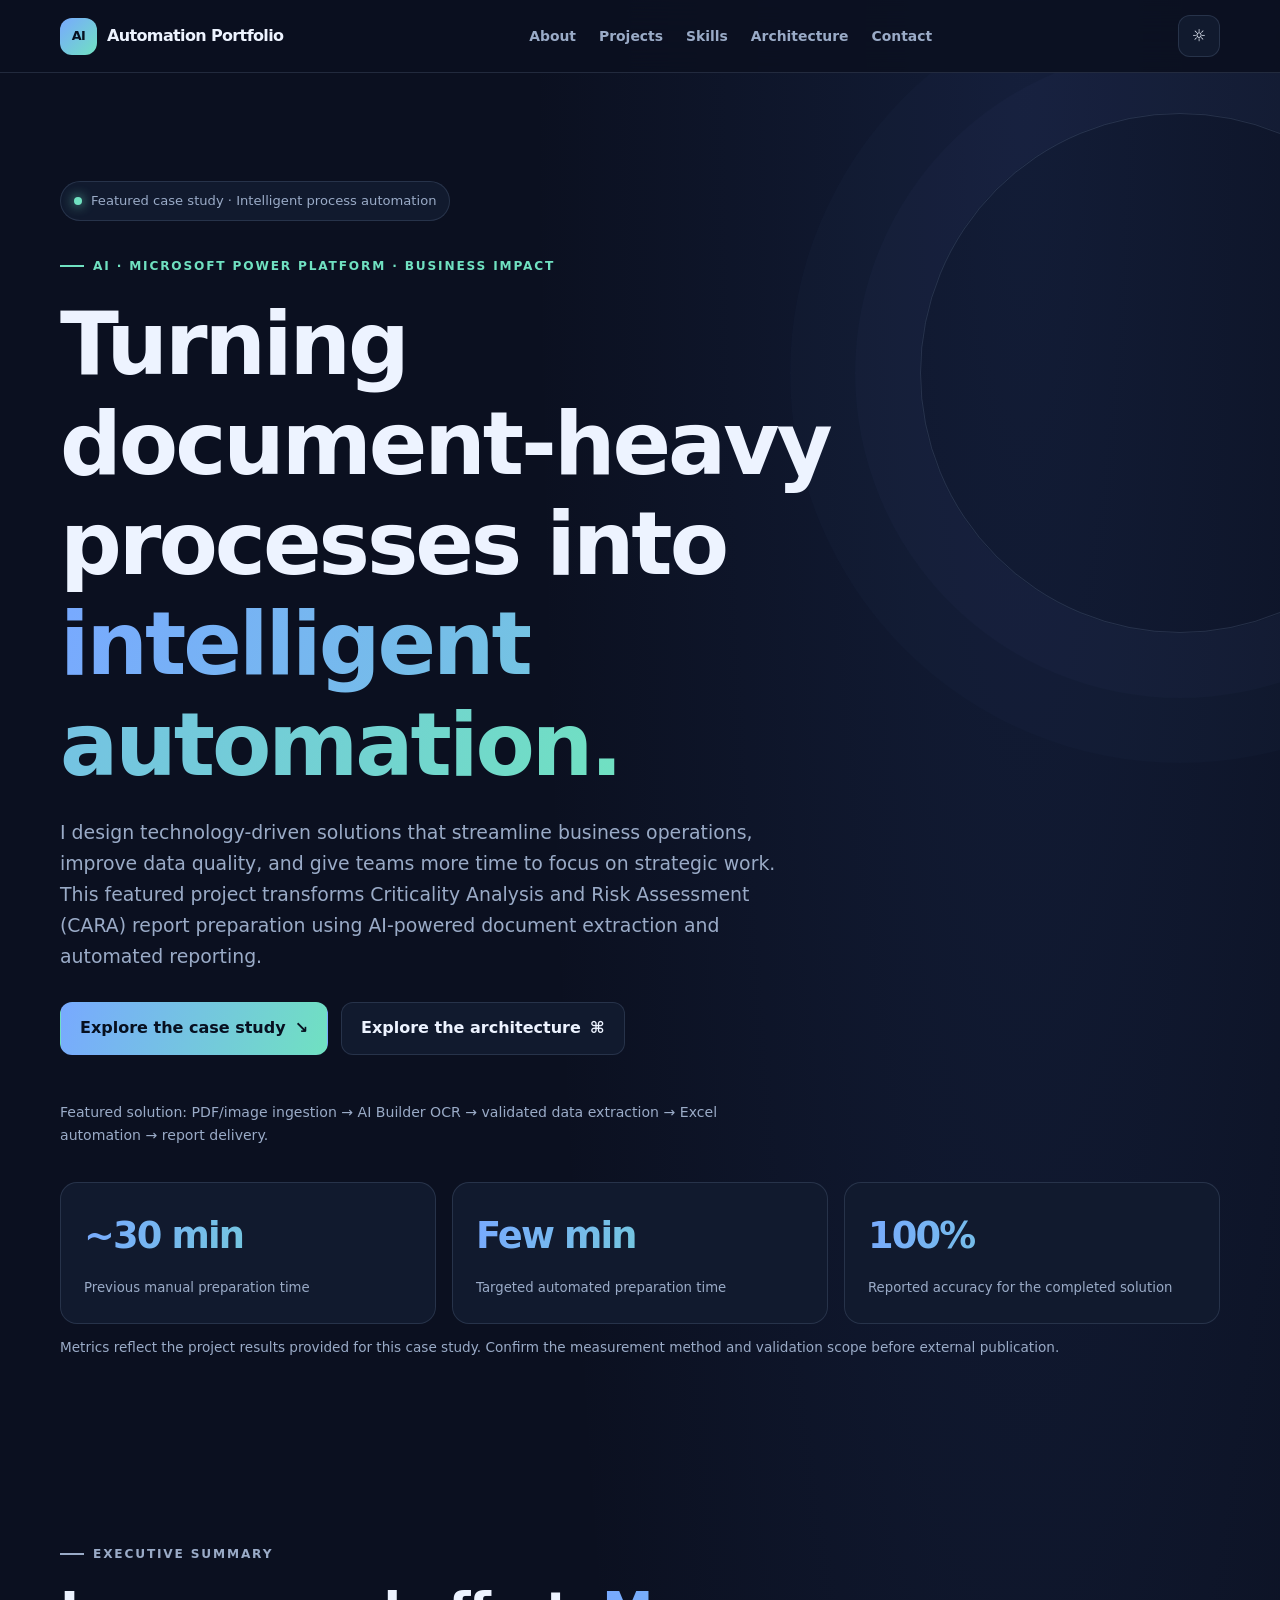
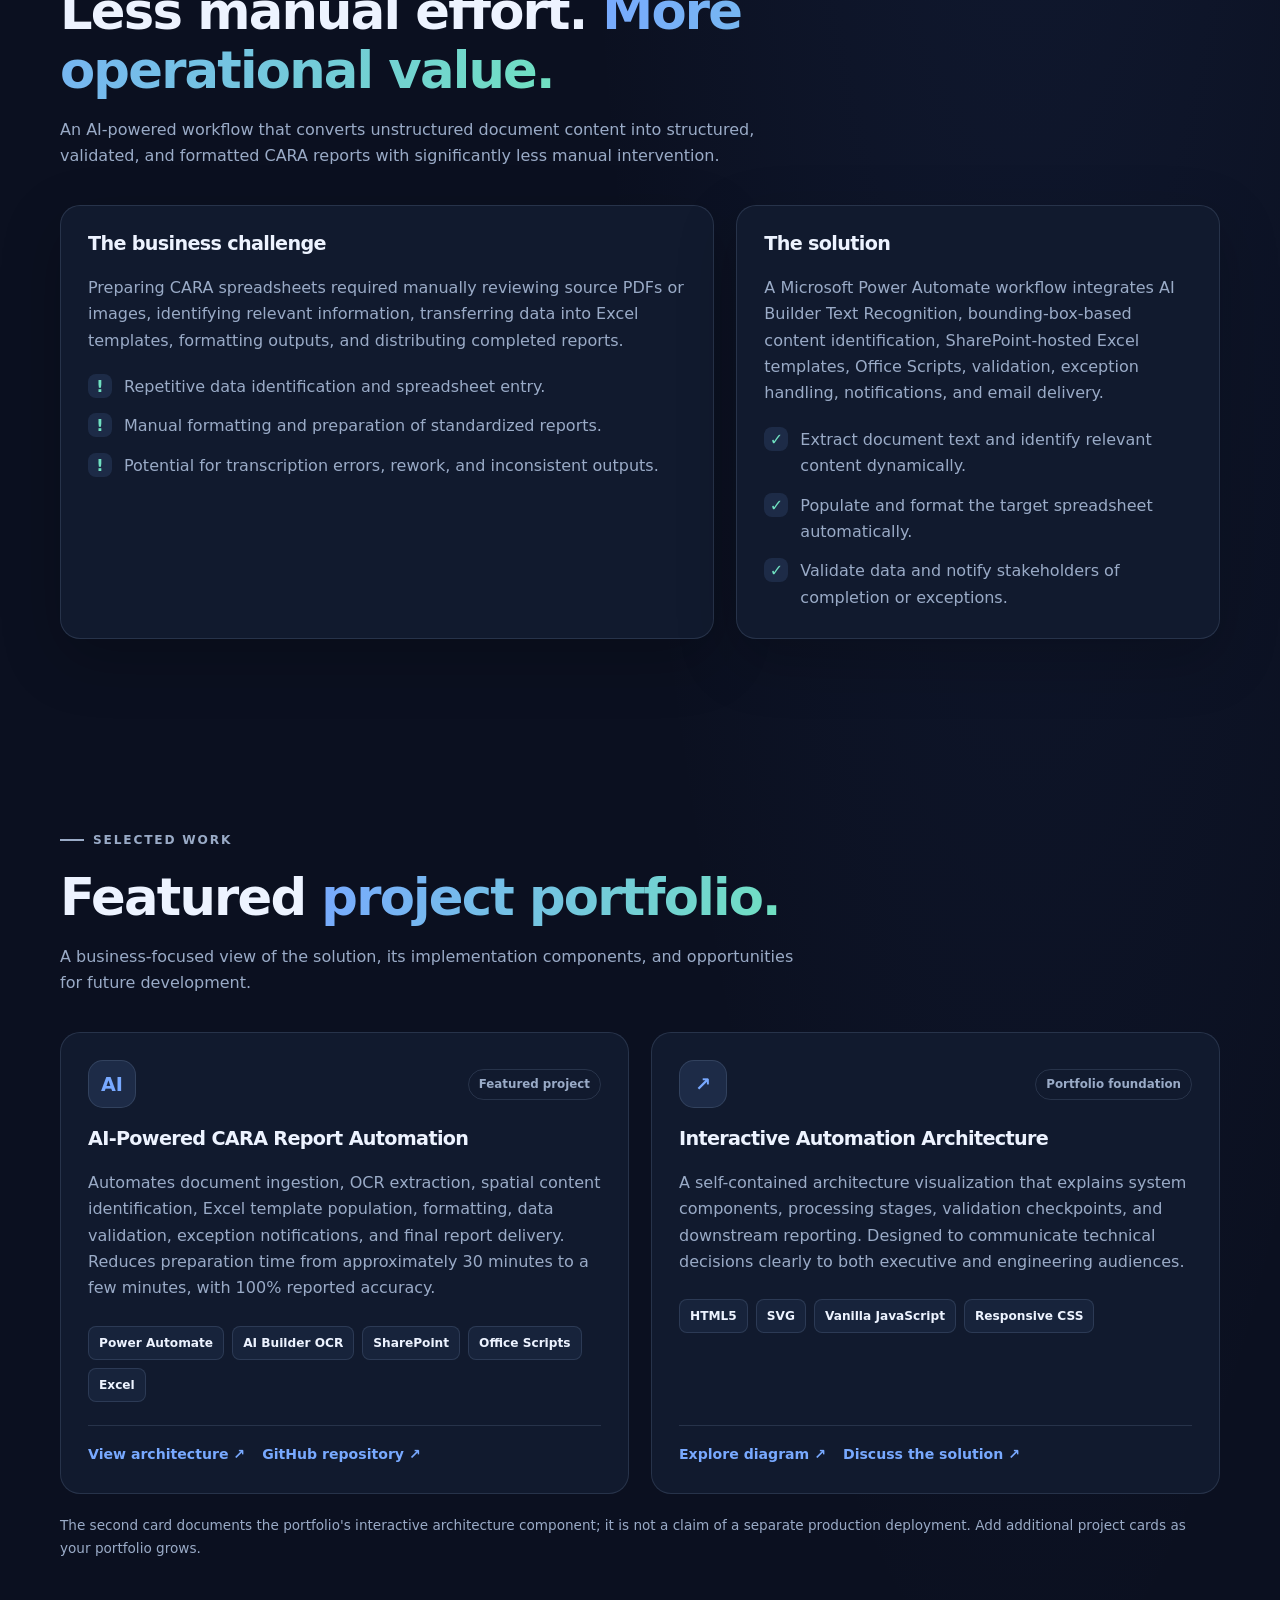
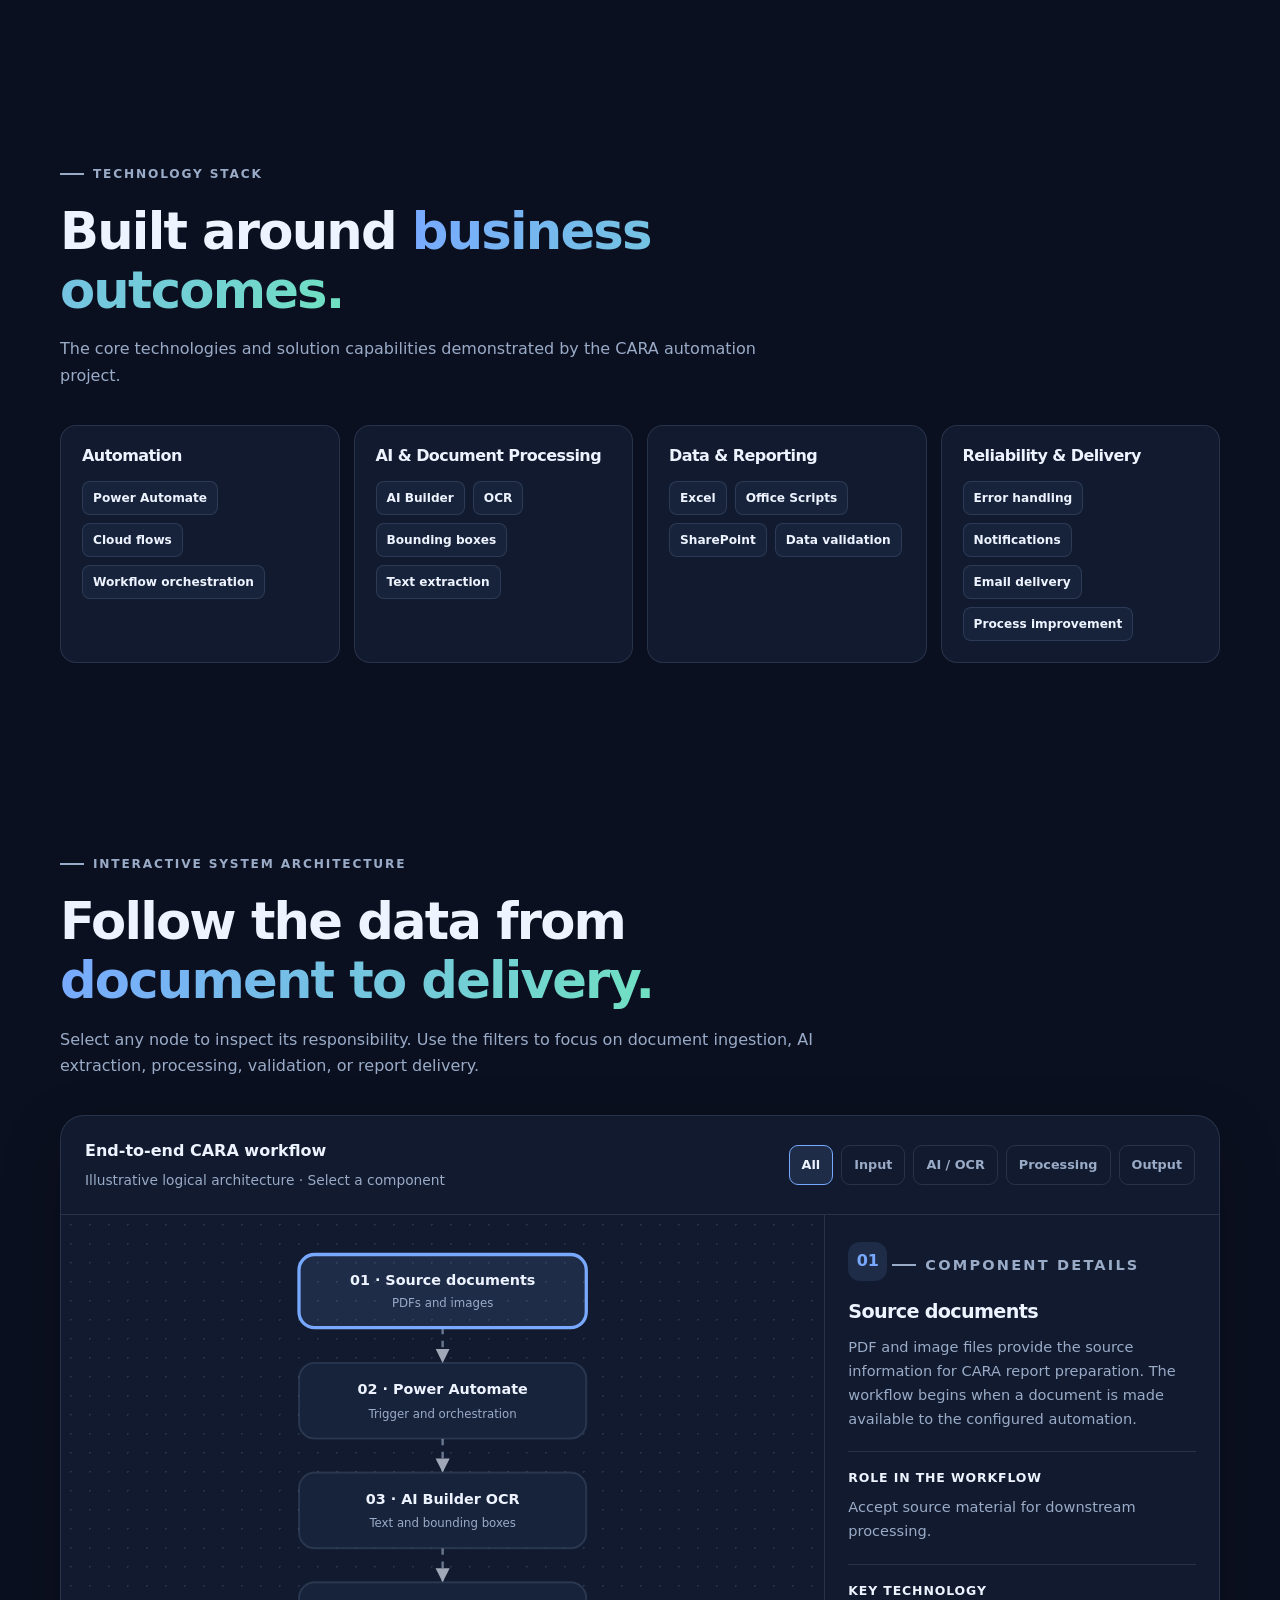
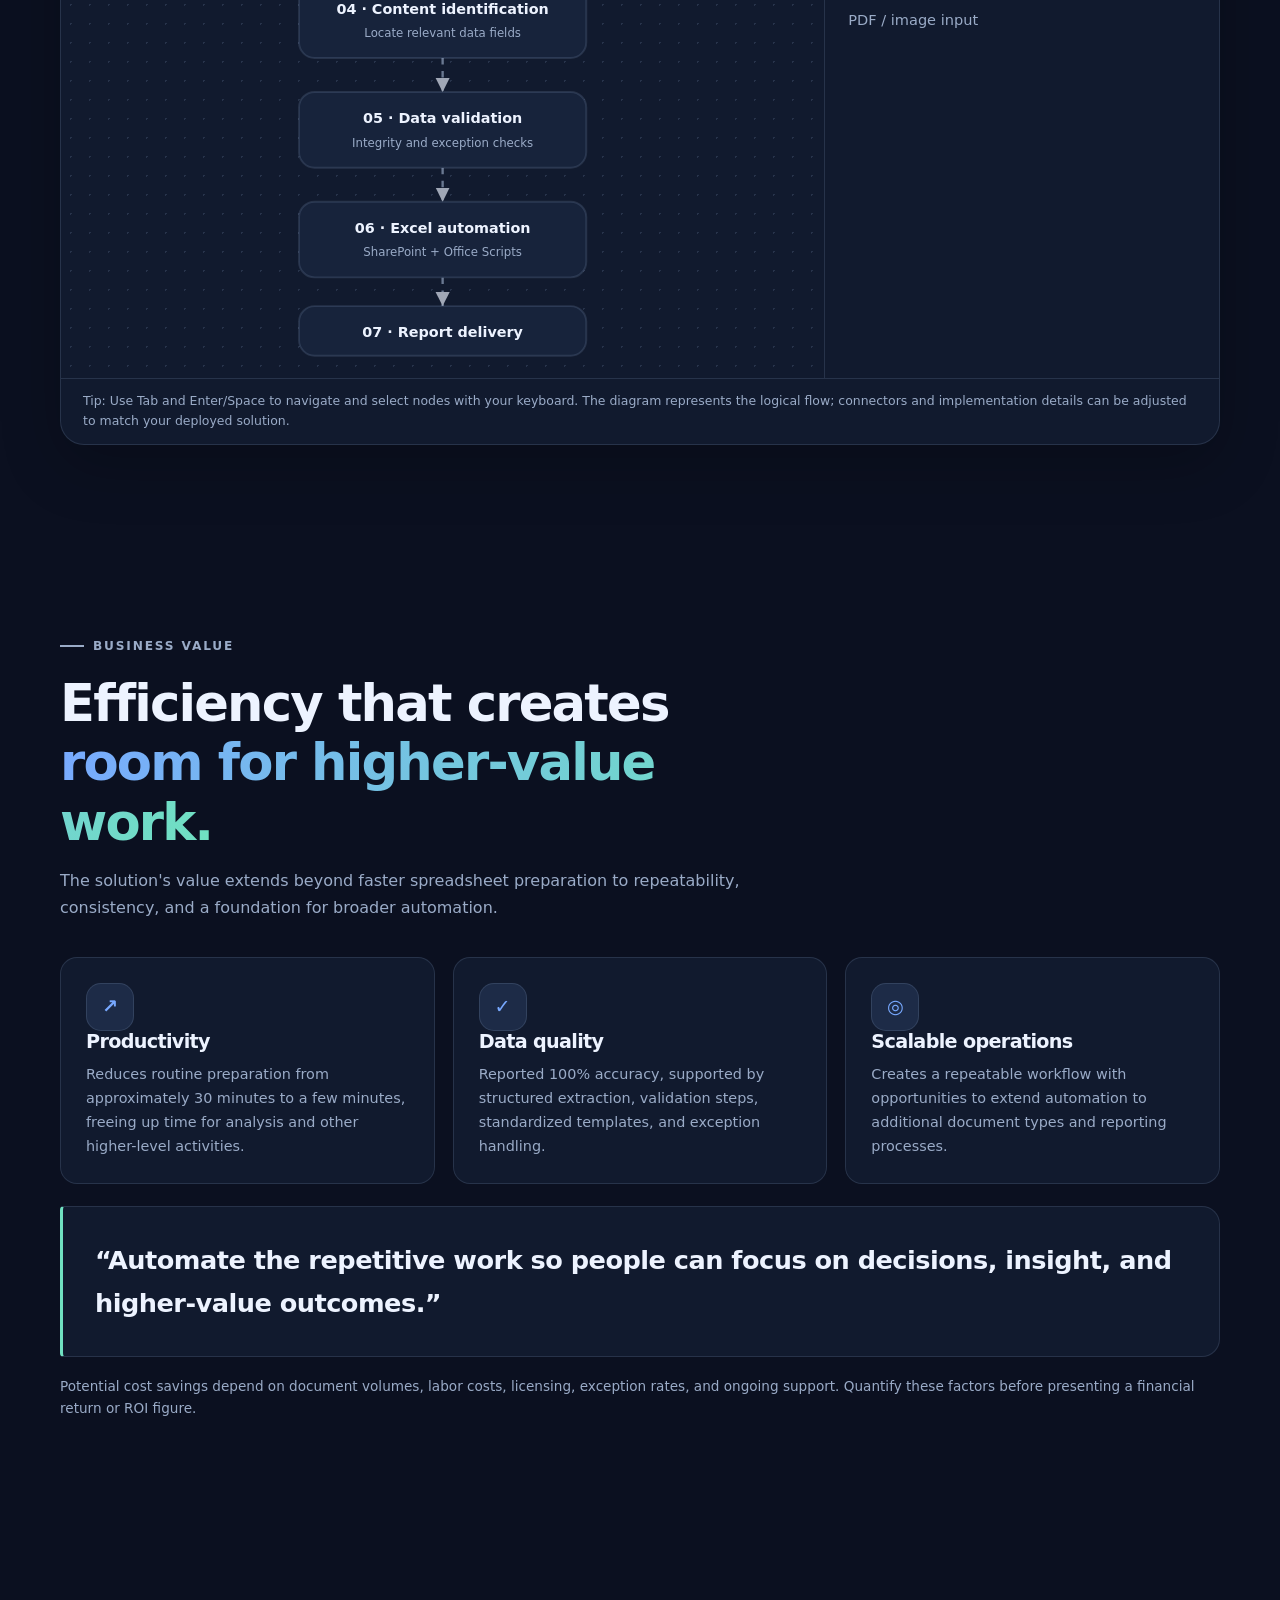
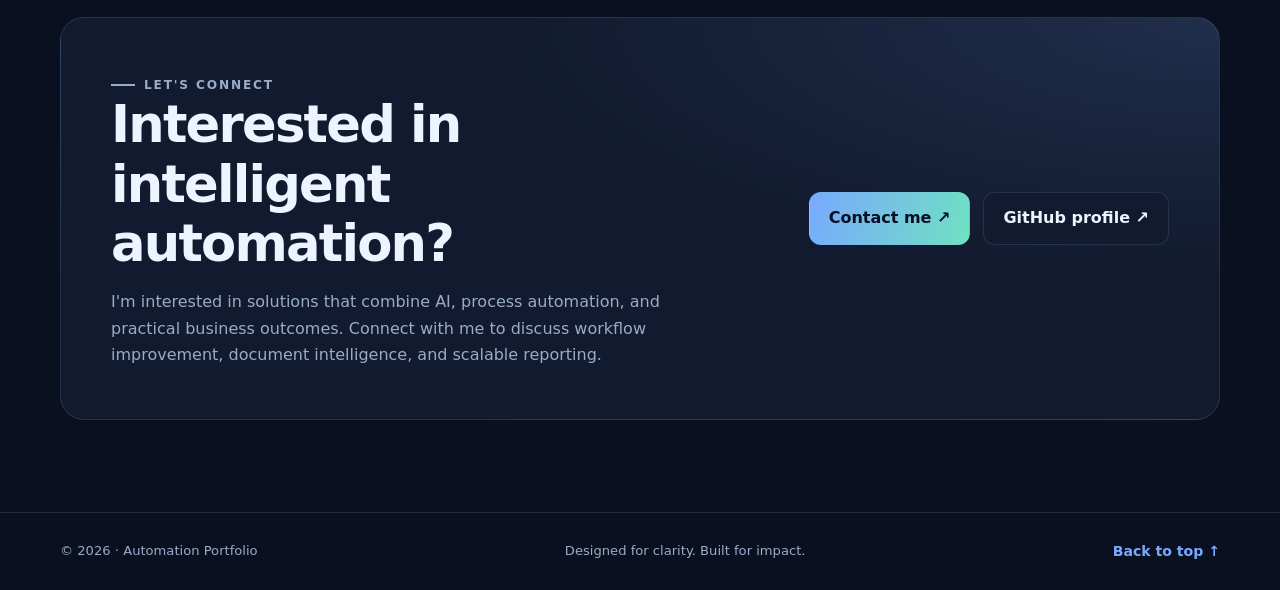
<file: testCARA.html>
<!DOCTYPE html>
<html lang="en">
<head>
  <meta charset="UTF-8" />
  <meta name="viewport" content="width=device-width, initial-scale=1.0" />
  <meta name="theme-color" content="#0b1020" />
  <meta name="description" content="Executive case study: AI-powered CARA report automation using Microsoft Power Platform, AI Builder OCR, SharePoint, Excel Office Scripts, and automated notifications." />
  <title>CARA Automation | Featured Project Case Study</title>

  <style>
    /* =====================================================
       CARA AUTOMATION | SINGLE-FILE PORTFOLIO
       Customize your name, links, and contact information.
       ===================================================== */

    :root {
      color-scheme: dark;
      --bg: #0b1020;
      --surface: #111a2e;
      --surface-2: #17233b;
      --text: #edf3ff;
      --muted: #9aabc7;
      --border: rgba(157, 180, 219, 0.16);
      --accent: #78a9ff;
      --accent-2: #70e1c1;
      --accent-soft: rgba(120, 169, 255, 0.12);
      --shadow: 0 20px 60px rgba(0, 0, 0, 0.22);
      --nav: rgba(11, 16, 32, 0.84);
      --radius: 20px;
      --max-width: 1160px;
    }

    [data-theme="light"] {
      color-scheme: light;
      --bg: #f5f7fc;
      --surface: #ffffff;
      --surface-2: #edf2fb;
      --text: #17223b;
      --muted: #5e6d87;
      --border: rgba(35, 55, 95, 0.14);
      --accent: #245fce;
      --accent-2: #087e69;
      --accent-soft: rgba(36, 95, 206, 0.09);
      --shadow: 0 18px 50px rgba(29, 48, 85, 0.09);
      --nav: rgba(245, 247, 252, 0.88);
    }

    *, *::before, *::after {
      box-sizing: border-box;
    }

    html {
      scroll-behavior: smooth;
      scroll-padding-top: 90px;
    }

    body {
      margin: 0;
      background:
        radial-gradient(ellipse at 80% 0%, rgba(72, 119, 220, 0.12), transparent 34%),
        var(--bg);
      color: var(--text);
      font-family: Inter, ui-sans-serif, system-ui, -apple-system,
        BlinkMacSystemFont, "Segoe UI", sans-serif;
      line-height: 1.65;
      transition: background .25s, color .25s;
    }

    a {
      color: inherit;
      text-decoration: none;
    }

    button, a {
      -webkit-tap-highlight-color: transparent;
    }

    button {
      font: inherit;
    }

    button:focus-visible, a:focus-visible, [tabindex]:focus-visible {
      outline: 3px solid var(--accent);
      outline-offset: 4px;
    }

    ::selection {
      background: var(--accent);
      color: #071020;
    }

    .container {
      width: min(var(--max-width), calc(100% - 44px));
      margin-inline: auto;
    }

    .section {
      padding: 92px 0;
    }

    .section-sm {
      padding: 66px 0;
    }

    .eyebrow {
      display: inline-flex;
      align-items: center;
      gap: 9px;
      margin-bottom: 18px;
      color: var(--accent-2);
      font-size: .76rem;
      font-weight: 800;
      letter-spacing: .15em;
      text-transform: uppercase;
    }

    .eyebrow::before {
      content: "";
      width: 24px;
      height: 2px;
      background: currentColor;
    }

    h1, h2, h3, p {
      margin-top: 0;
    }

    h1, h2, h3 {
      line-height: 1.16;
      letter-spacing: -.035em;
    }

    h1 {
      max-width: 820px;
      margin-bottom: 22px;
      font-size: clamp(2.7rem, 7vw, 5.4rem);
      font-weight: 800;
    }

    h2 {
      margin-bottom: 16px;
      font-size: clamp(2rem, 4vw, 3.2rem);
    }

    h3 {
      font-size: 1.2rem;
    }

    .gradient-text {
      background: linear-gradient(110deg, var(--accent), var(--accent-2));
      background-clip: text;
      -webkit-background-clip: text;
      color: transparent;
    }

    .lead {
      max-width: 720px;
      color: var(--muted);
      font-size: clamp(1.02rem, 2vw, 1.18rem);
    }

    .muted {
      color: var(--muted);
    }

    .small {
      font-size: .85rem;
    }

    .navbar {
      position: sticky;
      z-index: 100;
      top: 0;
      border-bottom: 1px solid var(--border);
      background: var(--nav);
      backdrop-filter: blur(18px);
    }

    .nav-inner {
      min-height: 72px;
      display: flex;
      align-items: center;
      justify-content: space-between;
      gap: 24px;
    }

    .brand {
      display: inline-flex;
      align-items: center;
      gap: 10px;
      flex-shrink: 0;
      font-weight: 850;
      letter-spacing: -.04em;
    }

    .brand-mark {
      display: grid;
      place-items: center;
      width: 37px;
      height: 37px;
      border-radius: 12px;
      color: #071020;
      background: linear-gradient(135deg, var(--accent), var(--accent-2));
      font-size: .8rem;
      font-weight: 900;
    }

    .nav-links {
      display: flex;
      align-items: center;
      gap: 23px;
    }

    .nav-links a {
      color: var(--muted);
      font-size: .87rem;
      font-weight: 650;
      transition: color .2s;
    }

    .nav-links a:hover {
      color: var(--accent);
    }

    .theme-btn, .menu-btn {
      display: inline-grid;
      place-items: center;
      width: 42px;
      height: 42px;
      border: 1px solid var(--border);
      border-radius: 12px;
      color: var(--text);
      background: var(--surface);
      cursor: pointer;
      transition: transform .2s, border-color .2s;
    }

    .theme-btn:hover, .menu-btn:hover {
      transform: translateY(-2px);
      border-color: var(--accent);
    }

    .menu-btn {
      display: none;
    }

    .hero {
      position: relative;
      overflow: hidden;
      padding: 108px 0 86px;
    }

    .hero::after {
      position: absolute;
      z-index: -1;
      top: 40px;
      right: -160px;
      width: 520px;
      height: 520px;
      border: 1px solid var(--border);
      border-radius: 50%;
      box-shadow:
        0 0 0 65px rgba(120, 169, 255, .025),
        0 0 0 130px rgba(120, 169, 255, .02);
      content: "";
      pointer-events: none;
    }

    .availability {
      display: inline-flex;
      align-items: center;
      gap: 9px;
      margin-bottom: 28px;
      padding: 8px 13px;
      border: 1px solid var(--border);
      border-radius: 999px;
      background: var(--surface);
      color: var(--muted);
      font-size: .82rem;
    }

    .status-dot {
      width: 8px;
      height: 8px;
      border-radius: 50%;
      background: var(--accent-2);
      box-shadow: 0 0 12px var(--accent-2);
    }

    .hero-copy {
      max-width: 790px;
    }

    .hero-actions {
      display: flex;
      flex-wrap: wrap;
      gap: 13px;
      margin: 30px 0 46px;
    }

    .btn {
      display: inline-flex;
      justify-content: center;
      align-items: center;
      gap: 9px;
      min-height: 48px;
      padding: 12px 19px;
      border: 1px solid var(--border);
      border-radius: 12px;
      background: var(--surface);
      color: var(--text);
      font-weight: 750;
      cursor: pointer;
      transition: transform .2s, box-shadow .2s, border-color .2s;
    }

    .btn:hover {
      transform: translateY(-3px);
      border-color: var(--accent);
      box-shadow: var(--shadow);
    }

    .btn-primary {
      border-color: transparent;
      background: linear-gradient(110deg, var(--accent), var(--accent-2));
      color: #071020;
    }

    .hero-footnote {
      max-width: 660px;
      color: var(--muted);
      font-size: .88rem;
    }

    .metrics {
      display: grid;
      grid-template-columns: repeat(3, 1fr);
      gap: 16px;
      margin-top: 35px;
    }

    .metric {
      padding: 23px;
      border: 1px solid var(--border);
      border-radius: 17px;
      background: var(--surface);
    }

    .metric-value {
      display: block;
      margin-bottom: 7px;
      font-size: clamp(1.6rem, 3vw, 2.3rem);
      font-weight: 850;
      letter-spacing: -.05em;
    }

    .metric-label {
      color: var(--muted);
      font-size: .83rem;
    }

    .section-heading {
      max-width: 760px;
      margin-bottom: 36px;
    }

    .section-heading p {
      color: var(--muted);
    }

    .case-layout {
      display: grid;
      grid-template-columns: 1.15fr .85fr;
      gap: 22px;
    }

    .panel {
      padding: 27px;
      border: 1px solid var(--border);
      border-radius: var(--radius);
      background: var(--surface);
      box-shadow: var(--shadow);
    }

    .panel p:last-child {
      margin-bottom: 0;
    }

    .problem-list {
      display: grid;
      gap: 13px;
      padding: 0;
      margin: 20px 0 0;
      list-style: none;
    }

    .problem-list li {
      display: flex;
      align-items: flex-start;
      gap: 12px;
      color: var(--muted);
    }

    .check {
      display: grid;
      place-items: center;
      width: 24px;
      height: 24px;
      flex-shrink: 0;
      border-radius: 8px;
      background: var(--accent-soft);
      color: var(--accent-2);
      font-weight: 850;
    }

    .project-grid {
      display: grid;
      grid-template-columns: repeat(2, minmax(0, 1fr));
      gap: 22px;
    }

    .project-card {
      display: flex;
      flex-direction: column;
      min-width: 0;
      padding: 27px;
      border: 1px solid var(--border);
      border-radius: var(--radius);
      background: var(--surface);
      transition: transform .25s, border-color .25s, box-shadow .25s;
    }

    .project-card:hover {
      transform: translateY(-5px);
      border-color: var(--accent);
      box-shadow: var(--shadow);
    }

    .project-top {
      display: flex;
      align-items: center;
      justify-content: space-between;
      gap: 12px;
      margin-bottom: 20px;
    }

    .project-icon {
      display: grid;
      place-items: center;
      width: 48px;
      height: 48px;
      border: 1px solid var(--border);
      border-radius: 15px;
      background: var(--accent-soft);
      color: var(--accent);
      font-size: 1.2rem;
      font-weight: 850;
    }

    .pill {
      display: inline-flex;
      align-items: center;
      padding: 5px 10px;
      border: 1px solid var(--border);
      border-radius: 999px;
      color: var(--muted);
      font-size: .74rem;
      font-weight: 700;
    }

    .project-card p {
      color: var(--muted);
    }

    .tag-list {
      display: flex;
      flex-wrap: wrap;
      gap: 8px;
      margin: 8px 0 23px;
    }

    .tag {
      padding: 6px 10px;
      border: 1px solid var(--border);
      border-radius: 8px;
      background: var(--surface-2);
      color: var(--text);
      font-size: .76rem;
      font-weight: 650;
    }

    .project-links {
      display: flex;
      flex-wrap: wrap;
      gap: 17px;
      margin-top: auto;
      padding-top: 17px;
      border-top: 1px solid var(--border);
    }

    .text-link {
      color: var(--accent);
      font-size: .88rem;
      font-weight: 750;
    }

    .text-link:hover {
      text-decoration: underline;
    }

    .skills-grid {
      display: grid;
      grid-template-columns: repeat(4, minmax(0, 1fr));
      gap: 14px;
    }

    .skill-group {
      padding: 21px;
      border: 1px solid var(--border);
      border-radius: 16px;
      background: var(--surface);
    }

    .skill-group h3 {
      margin-bottom: 15px;
      font-size: 1rem;
    }

    .skill-group .tag-list {
      margin-bottom: 0;
    }

    .diagram-shell {
      overflow: hidden;
      border: 1px solid var(--border);
      border-radius: 24px;
      background: var(--surface);
      box-shadow: var(--shadow);
    }

    .diagram-toolbar {
      display: flex;
      flex-wrap: wrap;
      align-items: center;
      justify-content: space-between;
      gap: 15px;
      padding: 22px 24px;
      border-bottom: 1px solid var(--border);
    }

    .diagram-toolbar p {
      margin: 4px 0 0;
      color: var(--muted);
      font-size: .86rem;
    }

    .filter-list {
      display: flex;
      flex-wrap: wrap;
      gap: 8px;
    }

    .filter-btn {
      padding: 8px 12px;
      border: 1px solid var(--border);
      border-radius: 9px;
      background: transparent;
      color: var(--muted);
      font-size: .8rem;
      font-weight: 700;
      cursor: pointer;
    }

    .filter-btn.active, .filter-btn:hover {
      border-color: var(--accent);
      background: var(--accent-soft);
      color: var(--text);
    }

    .diagram-layout {
      display: grid;
      grid-template-columns: minmax(0, 1.65fr) minmax(240px, .85fr);
      align-items: stretch;
    }

    .diagram-canvas {
      min-width: 0;
      padding: 16px;
      border-right: 1px solid var(--border);
      background-image: radial-gradient(var(--border) 1px, transparent 1px);
      background-size: 19px 19px;
    }

    .diagram-canvas svg {
      display: block;
      width: 100%;
      height: auto;
      min-height: 350px;
      overflow: visible;
    }

    .flow-line {
      fill: none;
      stroke: var(--muted);
      stroke-width: 1.8;
      stroke-dasharray: 5 5;
      opacity: .65;
      marker-end: url(#arrow);
    }

    .flow-node {
      cursor: pointer;
      outline: none;
      transition: opacity .2s;
    }

    .flow-node rect {
      fill: var(--surface-2);
      stroke: var(--border);
      stroke-width: 1.5;
      rx: 12;
      transition: stroke .2s, fill .2s;
    }

    .flow-node text {
      fill: var(--text);
      font-size: 11px;
      font-weight: 700;
      text-anchor: middle;
      pointer-events: none;
    }

    .flow-node .node-subtitle {
      fill: var(--muted);
      font-size: 9px;
      font-weight: 500;
    }

    .flow-node:hover rect, .flow-node:focus rect,
    .flow-node.selected rect {
      stroke: var(--accent);
      stroke-width: 2.5;
      fill: var(--accent-soft);
    }

    .flow-node.filtered-out {
      opacity: .12;
      pointer-events: none;
    }

    .diagram-info {
      padding: 27px 23px;
    }

    .info-number {
      display: inline-grid;
      place-items: center;
      width: 39px;
      height: 39px;
      margin-bottom: 20px;
      border-radius: 12px;
      background: var(--accent-soft);
      color: var(--accent);
      font-weight: 850;
    }

    .diagram-info h3 {
      margin-bottom: 12px;
    }

    .diagram-info p {
      color: var(--muted);
      font-size: .91rem;
    }

    .info-meta {
      margin-top: 20px;
      padding-top: 16px;
      border-top: 1px solid var(--border);
    }

    .info-meta strong {
      display: block;
      margin-bottom: 7px;
      font-size: .78rem;
      letter-spacing: .07em;
      text-transform: uppercase;
    }

    .diagram-hint {
      padding: 12px 22px;
      border-top: 1px solid var(--border);
      color: var(--muted);
      font-size: .78rem;
    }

    .impact-grid {
      display: grid;
      grid-template-columns: repeat(3, 1fr);
      gap: 18px;
    }

    .impact-card {
      padding: 25px;
      border: 1px solid var(--border);
      border-radius: 17px;
      background: var(--surface);
    }

    .impact-card h3 {
      margin-bottom: 10px;
    }

    .impact-card p {
      margin-bottom: 0;
      color: var(--muted);
      font-size: .9rem;
    }

    .quote-panel {
      padding: 32px;
      border: 1px solid var(--border);
      border-left: 3px solid var(--accent-2);
      border-radius: 4px 18px 18px 4px;
      background: var(--surface);
    }

    .quote-panel p {
      margin-bottom: 0;
      font-size: clamp(1.15rem, 2.5vw, 1.6rem);
      font-weight: 650;
      letter-spacing: -.02em;
    }

    .contact-panel {
      display: flex;
      align-items: center;
      justify-content: space-between;
      gap: 35px;
      padding: clamp(25px, 5vw, 50px);
      border: 1px solid var(--border);
      border-radius: 24px;
      background:
        radial-gradient(ellipse at 100% 0%, rgba(120, 169, 255, .14), transparent 45%),
        var(--surface);
    }

    .contact-panel h2 {
      max-width: 570px;
    }

    .contact-panel p {
      max-width: 590px;
      margin-bottom: 0;
      color: var(--muted);
    }

    footer {
      padding: 27px 0;
      border-top: 1px solid var(--border);
      color: var(--muted);
      font-size: .82rem;
    }

    .footer-inner {
      display: flex;
      flex-wrap: wrap;
      align-items: center;
      justify-content: space-between;
      gap: 14px;
    }

    .reveal {
      animation: rise .7s both;
    }

    @keyframes rise {
      from { opacity: 0; transform: translateY(14px); }
      to { opacity: 1; transform: translateY(0); }
    }

    @media (prefers-reduced-motion: reduce) {
      *, *::before, *::after {
        scroll-behavior: auto !important;
        animation-duration: .01ms !important;
        transition-duration: .01ms !important;
      }
    }

    @media (max-width: 900px) {
      .nav-links {
        gap: 13px;
      }

      .nav-links a {
        font-size: .79rem;
      }

      .skills-grid {
        grid-template-columns: repeat(2, minmax(0, 1fr));
      }

      .diagram-layout {
        grid-template-columns: 1fr;
      }

      .diagram-canvas {
        border-right: 0;
        border-bottom: 1px solid var(--border);
      }

      .diagram-canvas svg {
        min-height: 0;
      }
    }

    @media (max-width: 680px) {
      .container {
        width: min(100% - 30px, var(--max-width));
      }

      .section {
        padding: 68px 0;
      }

      .hero {
        padding: 73px 0 55px;
      }

      .nav-inner {
        min-height: 65px;
        flex-wrap: wrap;
        gap: 10px;
      }

      .menu-btn {
        display: inline-grid;
      }

      .nav-controls {
        display: flex;
        gap: 8px;
        margin-left: auto;
      }

      .nav-links {
        display: none;
        order: 3;
        width: 100%;
        flex-direction: column;
        align-items: stretch;
        gap: 0;
        padding-bottom: 12px;
      }

      .nav-links.open {
        display: flex;
      }

      .nav-links a {
        padding: 11px 4px;
        border-top: 1px solid var(--border);
        font-size: .92rem;
      }

      .metrics, .impact-grid, .project-grid, .case-layout {
        grid-template-columns: 1fr;
      }

      .metric {
        padding: 19px;
      }

      .contact-panel {
        align-items: flex-start;
        flex-direction: column;
      }

      .diagram-toolbar {
        align-items: flex-start;
        flex-direction: column;
      }

      .diagram-canvas {
        padding: 5px;
      }

      .diagram-canvas svg {
        min-height: 0;
      }

      .diagram-info {
        padding: 23px;
      }
    }

    @media (max-width: 390px) {
      .skills-grid {
        grid-template-columns: 1fr;
      }

      .hero-actions .btn {
        width: 100%;
      }
    }
  </style>
</head>

<body>
  <!-- NAVIGATION -->
  <header class="navbar">
    <div class="container nav-inner">
      <a class="brand" href="#about" aria-label="Portfolio home">
        <span class="brand-mark">AI</span>
        <span>Automation Portfolio</span>
      </a>

      <nav class="nav-links" id="navLinks" aria-label="Main navigation">
        <a href="#about">About</a>
        <a href="#projects">Projects</a>
        <a href="#skills">Skills</a>
        <a href="#architecture">Architecture</a>
        <a href="#contact">Contact</a>
      </nav>

      <div class="nav-controls">
        <button class="theme-btn" id="themeToggle"
          aria-label="Switch to light theme" title="Toggle theme">
          <span id="themeIcon" aria-hidden="true">☼</span>
        </button>
        <button class="menu-btn" id="menuToggle"
          aria-label="Open navigation menu" aria-expanded="false"
          aria-controls="navLinks">
          ☰
        </button>
      </div>
    </div>
  </header>

  <main>
    <!-- HERO -->
    <section class="hero" id="about">
      <div class="container">
        <div class="hero-copy reveal">
          <div class="availability">
            <span class="status-dot"></span>
            Featured case study · Intelligent process automation
          </div>

          <p class="eyebrow">AI · Microsoft Power Platform · Business Impact</p>

          <h1>
            Turning document-heavy processes into
            <span class="gradient-text">intelligent automation.</span>
          </h1>

          <p class="lead">
            I design technology-driven solutions that streamline business
            operations, improve data quality, and give teams more time to
            focus on strategic work. This featured project transforms
            Criticality Analysis and Risk Assessment (CARA) report preparation
            using AI-powered document extraction and automated reporting.
          </p>

          <div class="hero-actions">
            <a class="btn btn-primary" href="#projects">
              Explore the case study <span aria-hidden="true">↘</span>
            </a>
            <a class="btn" href="#architecture">
              Explore the architecture <span aria-hidden="true">⌘</span>
            </a>
          </div>

          <p class="hero-footnote">
            Featured solution: PDF/image ingestion → AI Builder OCR →
            validated data extraction → Excel automation → report delivery.
          </p>
        </div>

        <div class="metrics" aria-label="Project highlights">
          <article class="metric">
            <span class="metric-value gradient-text">~30 min</span>
            <span class="metric-label">Previous manual preparation time</span>
          </article>
          <article class="metric">
            <span class="metric-value gradient-text">Few min</span>
            <span class="metric-label">Targeted automated preparation time</span>
          </article>
          <article class="metric">
            <span class="metric-value gradient-text">100%</span>
            <span class="metric-label">Reported accuracy for the completed solution</span>
          </article>
        </div>
        <p class="small muted" style="margin:12px 0 0">
          Metrics reflect the project results provided for this case study.
          Confirm the measurement method and validation scope before external publication.
        </p>
      </div>
    </section>

    <!-- EXECUTIVE CASE STUDY -->
    <section class="section" id="case-study">
      <div class="container">
        <div class="section-heading">
          <p class="eyebrow">Executive summary</p>
          <h2>Less manual effort. <span class="gradient-text">More operational value.</span></h2>
          <p>
            An AI-powered workflow that converts unstructured document
            content into structured, validated, and formatted CARA reports
            with significantly less manual intervention.
          </p>
        </div>

        <div class="case-layout">
          <article class="panel">
            <h3>The business challenge</h3>
            <p class="muted">
              Preparing CARA spreadsheets required manually reviewing source
              PDFs or images, identifying relevant information, transferring
              data into Excel templates, formatting outputs, and distributing
              completed reports.
            </p>
            <ul class="problem-list">
              <li>
                <span class="check">!</span>
                <span>Repetitive data identification and spreadsheet entry.</span>
              </li>
              <li>
                <span class="check">!</span>
                <span>Manual formatting and preparation of standardized reports.</span>
              </li>
              <li>
                <span class="check">!</span>
                <span>Potential for transcription errors, rework, and inconsistent outputs.</span>
              </li>
            </ul>
          </article>

          <article class="panel">
            <h3>The solution</h3>
            <p class="muted">
              A Microsoft Power Automate workflow integrates AI Builder
              Text Recognition, bounding-box-based content identification,
              SharePoint-hosted Excel templates, Office Scripts, validation,
              exception handling, notifications, and email delivery.
            </p>
            <ul class="problem-list">
              <li>
                <span class="check">✓</span>
                <span>Extract document text and identify relevant content dynamically.</span>
              </li>
              <li>
                <span class="check">✓</span>
                <span>Populate and format the target spreadsheet automatically.</span>
              </li>
              <li>
                <span class="check">✓</span>
                <span>Validate data and notify stakeholders of completion or exceptions.</span>
              </li>
            </ul>
          </article>
        </div>
      </div>
    </section>

    <!-- PROJECTS -->
    <section class="section" id="projects">
      <div class="container">
        <div class="section-heading">
          <p class="eyebrow">Selected work</p>
          <h2>Featured <span class="gradient-text">project portfolio.</span></h2>
          <p>
            A business-focused view of the solution, its implementation
            components, and opportunities for future development.
          </p>
        </div>

        <div class="project-grid">
          <article class="project-card">
            <div class="project-top">
              <div class="project-icon" aria-hidden="true">AI</div>
              <span class="pill">Featured project</span>
            </div>
            <h3>AI-Powered CARA Report Automation</h3>
            <p>
              Automates document ingestion, OCR extraction, spatial content
              identification, Excel template population, formatting, data
              validation, exception notifications, and final report delivery.
              Reduces preparation time from approximately 30 minutes to a few
              minutes, with 100% reported accuracy.
            </p>
            <div class="tag-list" aria-label="Technologies">
              <span class="tag">Power Automate</span>
              <span class="tag">AI Builder OCR</span>
              <span class="tag">SharePoint</span>
              <span class="tag">Office Scripts</span>
              <span class="tag">Excel</span>
            </div>
            <div class="project-links">
              <a class="text-link" href="#architecture">
                View architecture ↗
              </a>
              <!-- Replace # with your published demo URL when available. -->
              <a class="text-link" href="https://github.com/YOUR-USERNAME/YOUR-REPOSITORY"
                target="_blank" rel="noopener noreferrer">
                GitHub repository ↗
              </a>
            </div>
          </article>

          <article class="project-card">
            <div class="project-top">
              <div class="project-icon" aria-hidden="true">↗</div>
              <span class="pill">Portfolio foundation</span>
            </div>
            <h3>Interactive Automation Architecture</h3>
            <p>
              A self-contained architecture visualization that explains
              system components, processing stages, validation checkpoints,
              and downstream reporting. Designed to communicate technical
              decisions clearly to both executive and engineering audiences.
            </p>
            <div class="tag-list">
              <span class="tag">HTML5</span>
              <span class="tag">SVG</span>
              <span class="tag">Vanilla JavaScript</span>
              <span class="tag">Responsive CSS</span>
            </div>
            <div class="project-links">
              <a class="text-link" href="#architecture">Explore diagram ↗</a>
              <a class="text-link" href="#contact">Discuss the solution ↗</a>
            </div>
          </article>
        </div>

        <p class="small muted" style="margin-top:20px">
          The second card documents the portfolio's interactive architecture
          component; it is not a claim of a separate production deployment.
          Add additional project cards as your portfolio grows.
        </p>
      </div>
    </section>

    <!-- SKILLS -->
    <section class="section" id="skills">
      <div class="container">
        <div class="section-heading">
          <p class="eyebrow">Technology stack</p>
          <h2>Built around <span class="gradient-text">business outcomes.</span></h2>
          <p>
            The core technologies and solution capabilities demonstrated by
            the CARA automation project.
          </p>
        </div>

        <div class="skills-grid">
          <article class="skill-group">
            <h3>Automation</h3>
            <div class="tag-list">
              <span class="tag">Power Automate</span>
              <span class="tag">Cloud flows</span>
              <span class="tag">Workflow orchestration</span>
            </div>
          </article>

          <article class="skill-group">
            <h3>AI & Document Processing</h3>
            <div class="tag-list">
              <span class="tag">AI Builder</span>
              <span class="tag">OCR</span>
              <span class="tag">Bounding boxes</span>
              <span class="tag">Text extraction</span>
            </div>
          </article>

          <article class="skill-group">
            <h3>Data & Reporting</h3>
            <div class="tag-list">
              <span class="tag">Excel</span>
              <span class="tag">Office Scripts</span>
              <span class="tag">SharePoint</span>
              <span class="tag">Data validation</span>
            </div>
          </article>

          <article class="skill-group">
            <h3>Reliability & Delivery</h3>
            <div class="tag-list">
              <span class="tag">Error handling</span>
              <span class="tag">Notifications</span>
              <span class="tag">Email delivery</span>
              <span class="tag">Process improvement</span>
            </div>
          </article>
        </div>
      </div>
    </section>

    <!-- INTERACTIVE ARCHITECTURE -->
    <section class="section" id="architecture">
      <div class="container">
        <div class="section-heading">
          <p class="eyebrow">Interactive system architecture</p>
          <h2>Follow the data from <span class="gradient-text">document to delivery.</span></h2>
          <p>
            Select any node to inspect its responsibility. Use the filters
            to focus on document ingestion, AI extraction, processing,
            validation, or report delivery.
          </p>
        </div>

        <div class="diagram-shell">
          <div class="diagram-toolbar">
            <div>
              <strong>End-to-end CARA workflow</strong>
              <p>Illustrative logical architecture · Select a component</p>
            </div>
            <div class="filter-list" role="group" aria-label="Filter diagram nodes">
              <button class="filter-btn active" data-filter="all" aria-pressed="true">All</button>
              <button class="filter-btn" data-filter="input" aria-pressed="false">Input</button>
              <button class="filter-btn" data-filter="ai" aria-pressed="false">AI / OCR</button>
              <button class="filter-btn" data-filter="process" aria-pressed="false">Processing</button>
              <button class="filter-btn" data-filter="output" aria-pressed="false">Output</button>
            </div>
          </div>

          <div class="diagram-layout">
            <div class="diagram-canvas">
              <svg viewBox="0 0 560 560" role="group"
                aria-label="Interactive CARA workflow architecture diagram">
                <defs>
                  <marker id="arrow" markerWidth="8" markerHeight="8"
                    refX="6" refY="3" orient="auto">
                    <path d="M0,0 L6,3 L0,6 Z" fill="currentColor"></path>
                  </marker>
                </defs>

                <!-- Connectors -->
                <path class="flow-line" d="M280 74 V101" />
                <path class="flow-line" d="M280 159 V185" />
                <path class="flow-line" d="M280 243 V269" />
                <path class="flow-line" d="M280 327 V353" />
                <path class="flow-line" d="M280 411 V437" />
                <path class="flow-line" d="M280 495 V517" />

                <!-- Nodes -->
                <g class="flow-node selected" tabindex="0" role="button"
                  aria-label="Source documents"
                  data-id="source" data-category="input"
                  transform="translate(170 18)">
                  <rect width="220" height="56"></rect>
                  <text x="110" y="23">01 · Source documents</text>
                  <text class="node-subtitle" x="110" y="40">PDFs and images</text>
                </g>

                <g class="flow-node" tabindex="0" role="button"
                  aria-label="Power Automate ingestion"
                  data-id="ingest" data-category="input"
                  transform="translate(170 101)">
                  <rect width="220" height="58"></rect>
                  <text x="110" y="24">02 · Power Automate</text>
                  <text class="node-subtitle" x="110" y="42">Trigger and orchestration</text>
                </g>

                <g class="flow-node" tabindex="0" role="button"
                  aria-label="AI Builder OCR"
                  data-id="ocr" data-category="ai"
                  transform="translate(170 185)">
                  <rect width="220" height="58"></rect>
                  <text x="110" y="24">03 · AI Builder OCR</text>
                  <text class="node-subtitle" x="110" y="42">Text and bounding boxes</text>
                </g>

                <g class="flow-node" tabindex="0" role="button"
                  aria-label="Content identification"
                  data-id="identify" data-category="ai"
                  transform="translate(170 269)">
                  <rect width="220" height="58"></rect>
                  <text x="110" y="24">04 · Content identification</text>
                  <text class="node-subtitle" x="110" y="42">Locate relevant data fields</text>
                </g>

                <g class="flow-node" tabindex="0" role="button"
                  aria-label="Data validation"
                  data-id="validate" data-category="process"
                  transform="translate(170 353)">
                  <rect width="220" height="58"></rect>
                  <text x="110" y="24">05 · Data validation</text>
                  <text class="node-subtitle" x="110" y="42">Integrity and exception checks</text>
                </g>

                <g class="flow-node" tabindex="0" role="button"
                  aria-label="Excel report generation"
                  data-id="excel" data-category="process"
                  transform="translate(170 437)">
                  <rect width="220" height="58"></rect>
                  <text x="110" y="24">06 · Excel automation</text>
                  <text class="node-subtitle" x="110" y="42">SharePoint + Office Scripts</text>
                </g>

                <g class="flow-node" tabindex="0" role="button"
                  aria-label="Report delivery"
                  data-id="delivery" data-category="output"
                  transform="translate(170 517)">
                  <rect width="220" height="38"></rect>
                  <text x="110" y="24">07 · Report delivery</text>
                </g>
              </svg>
            </div>

            <aside class="diagram-info" aria-live="polite" aria-atomic="true">
              <span class="info-number" id="infoNumber">01</span>
              <p class="eyebrow">Component details</p>
              <h3 id="infoTitle">Source documents</h3>
              <p id="infoDescription">
                PDF and image files provide the source information for CARA
                report preparation. The workflow begins when a document is
                made available to the configured automation.
              </p>

              <div class="info-meta">
                <strong>Role in the workflow</strong>
                <p id="infoRole">
                  Accept source material for downstream processing.
                </p>
              </div>
              <div class="info-meta">
                <strong>Key technology</strong>
                <p id="infoTechnology">PDF / image input</p>
              </div>
            </aside>
          </div>

          <div class="diagram-hint">
            Tip: Use Tab and Enter/Space to navigate and select nodes with your
            keyboard. The diagram represents the logical flow; connectors and
            implementation details can be adjusted to match your deployed solution.
          </div>
        </div>
      </div>
    </section>

    <!-- BUSINESS VALUE -->
    <section class="section" id="impact">
      <div class="container">
        <div class="section-heading">
          <p class="eyebrow">Business value</p>
          <h2>Efficiency that creates <span class="gradient-text">room for higher-value work.</span></h2>
          <p>
            The solution's value extends beyond faster spreadsheet preparation
            to repeatability, consistency, and a foundation for broader automation.
          </p>
        </div>

        <div class="impact-grid">
          <article class="impact-card">
            <div class="project-icon" aria-hidden="true">↗</div>
            <h3>Productivity</h3>
            <p>
              Reduces routine preparation from approximately 30 minutes to a
              few minutes, freeing up time for analysis and other higher-level activities.
            </p>
          </article>
          <article class="impact-card">
            <div class="project-icon" aria-hidden="true">✓</div>
            <h3>Data quality</h3>
            <p>
              Reported 100% accuracy, supported by structured extraction,
              validation steps, standardized templates, and exception handling.
            </p>
          </article>
          <article class="impact-card">
            <div class="project-icon" aria-hidden="true">◎</div>
            <h3>Scalable operations</h3>
            <p>
              Creates a repeatable workflow with opportunities to extend
              automation to additional document types and reporting processes.
            </p>
          </article>
        </div>

        <div style="margin-top:22px" class="quote-panel">
          <p>
            “Automate the repetitive work so people can focus on decisions,
            insight, and higher-value outcomes.”
          </p>
        </div>

        <p class="small muted" style="margin-top:18px">
          Potential cost savings depend on document volumes, labor costs,
          licensing, exception rates, and ongoing support. Quantify these
          factors before presenting a financial return or ROI figure.
        </p>
      </div>
    </section>

    <!-- CONTACT -->
    <section class="section" id="contact">
      <div class="container">
        <div class="contact-panel">
          <div>
            <p class="eyebrow">Let's connect</p>
            <h2>Interested in intelligent automation?</h2>
            <p>
              I'm interested in solutions that combine AI, process automation,
              and practical business outcomes. Connect with me to discuss
              workflow improvement, document intelligence, and scalable reporting.
            </p>
          </div>
          <div class="hero-actions" style="margin:0;flex-shrink:0">
            <!-- Replace with your real email address. -->
            <a class="btn btn-primary"
              href="mailto:YOUR-EMAIL@example.com?subject=CARA%20Automation%20Case%20Study">
              Contact me ↗
            </a>
            <!-- Replace with your GitHub username. -->
            <a class="btn" href="https://github.com/YOUR-USERNAME"
              target="_blank" rel="noopener noreferrer">
              GitHub profile ↗
            </a>
          </div>
        </div>
      </div>
    </section>
  </main>

  <!-- FOOTER -->
  <footer>
    <div class="container footer-inner">
      <span>© <span id="currentYear"></span> · Automation Portfolio</span>
      <span>Designed for clarity. Built for impact.</span>
      <a class="text-link" href="#about">Back to top ↑</a>
    </div>
  </footer>

  <script>
    /* =====================================================
       THEME TOGGLE
       ===================================================== */
    const themeToggle = document.getElementById("themeToggle");
    const themeIcon = document.getElementById("themeIcon");

    function setTheme(theme) {
      document.documentElement.dataset.theme = theme;
      const isDark = theme === "dark";
      themeIcon.textContent = isDark ? "☼" : "☾";
      themeToggle.setAttribute(
        "aria-label",
        isDark ? "Switch to light theme" : "Switch to dark theme"
      );
    }

    themeToggle.addEventListener("click", () => {
      const current = document.documentElement.dataset.theme || "dark";
      setTheme(current === "dark" ? "light" : "dark");
    });

    /* =====================================================
       MOBILE NAVIGATION
       ===================================================== */
    const menuToggle = document.getElementById("menuToggle");
    const navLinks = document.getElementById("navLinks");

    menuToggle.addEventListener("click", () => {
      const isOpen = navLinks.classList.toggle("open");
      menuToggle.setAttribute("aria-expanded", String(isOpen));
      menuToggle.setAttribute(
        "aria-label",
        isOpen ? "Close navigation menu" : "Open navigation menu"
      );
      menuToggle.textContent = isOpen ? "✕" : "☰";
    });

    navLinks.querySelectorAll("a").forEach(link => {
      link.addEventListener("click", () => {
        navLinks.classList.remove("open");
        menuToggle.setAttribute("aria-expanded", "false");
        menuToggle.setAttribute("aria-label", "Open navigation menu");
        menuToggle.textContent = "☰";
      });
    });

    /* =====================================================
       INTERACTIVE ARCHITECTURE DIAGRAM
       ===================================================== */
    const nodeData = {
      source: {
        number: "01",
        title: "Source documents",
        description:
          "PDF and image files provide the source information for CARA report preparation. The workflow begins when a document is made available to the configured automation.",
        role: "Accept source material for downstream processing.",
        technology: "PDF / image input",
        category: "input"
      },
      ingest: {
        number: "02",
        title: "Power Automate",
        description:
          "Coordinates the workflow, passes information between services, and orchestrates the processing steps according to the configured flow and trigger.",
        role: "Manage workflow execution and component handoffs.",
        technology: "Microsoft Power Automate",
        category: "input"
      },
      ocr: {
        number: "03",
        title: "AI Builder OCR",
        description:
          "Recognizes text in the supplied documents and returns extraction results, including bounding-box coordinates that can help locate content within the document.",
        role: "Convert document imagery into machine-readable text and spatial information.",
        technology: "AI Builder Text Recognition",
        category: "ai"
      },
      identify: {
        number: "04",
        title: "Content identification",
        description:
          "Uses recognized text and bounding-box coordinates to identify relevant workflow content and determine which extracted values should be used in the report.",
        role: "Locate and map relevant document content to expected fields.",
        technology: "OCR output and coordinate-based rules",
        category: "ai"
      },
      validate: {
        number: "05",
        title: "Data validation",
        description:
          "Checks extracted values against the configured integrity rules. Invalid, missing, or unexpected data can be routed through error handling and notifications rather than silently accepted.",
        role: "Protect report quality and surface exceptions.",
        technology: "Power Automate validation and error handling",
        category: "process"
      },
      excel: {
        number: "06",
        title: "Excel automation",
        description:
          "Works with Excel templates hosted in SharePoint. Office Scripts populate designated cells, apply the required formatting, and prepare the report for distribution.",
        role: "Generate a standardized, formatted CARA spreadsheet.",
        technology: "SharePoint, Excel, and Office Scripts",
        category: "process"
      },
      delivery: {
        number: "07",
        title: "Report delivery",
        description:
          "Distributes the completed report through email and can communicate workflow completion or exceptions to relevant stakeholders.",
        role: "Deliver outputs and make workflow status visible.",
        technology: "Email notifications and report distribution",
        category: "output"
      }
    };

    const nodes = [...document.querySelectorAll(".flow-node")];
    const filterButtons = [...document.querySelectorAll(".filter-btn")];

    const infoNumber = document.getElementById("infoNumber");
    const infoTitle = document.getElementById("infoTitle");
    const infoDescription = document.getElementById("infoDescription");
    const infoRole = document.getElementById("infoRole");
    const infoTechnology = document.getElementById("infoTechnology");

    let activeFilter = "all";

    function selectNode(node) {
      const item = nodeData[node.dataset.id];
      if (!item) return;

      nodes.forEach(n => {
        const selected = n === node;
        n.classList.toggle("selected", selected);
        n.setAttribute("aria-pressed", String(selected));
      });

      infoNumber.textContent = item.number;
      infoTitle.textContent = item.title;
      infoDescription.textContent = item.description;
      infoRole.textContent = item.role;
      infoTechnology.textContent = item.technology;
    }

    nodes.forEach(node => {
      node.addEventListener("click", () => selectNode(node));

      node.addEventListener("keydown", event => {
        if (event.key === "Enter" || event.key === " ") {
          event.preventDefault();
          selectNode(node);
        }
      });
    });

    function applyFilter(filter) {
      activeFilter = filter;

      filterButtons.forEach(button => {
        const active = button.dataset.filter === filter;
        button.classList.toggle("active", active);
        button.setAttribute("aria-pressed", String(active));
      });

      nodes.forEach(node => {
        const matches =
          filter === "all" || node.dataset.category === filter;
        node.classList.toggle("filtered-out", !matches);
      });

      const selectedNode = nodes.find(node =>
        node.classList.contains("selected")
      );

      if (
        selectedNode &&
        filter !== "all" &&
        selectedNode.dataset.category !== filter
      ) {
        const firstMatch = nodes.find(
          node => node.dataset.category === filter
        );
        if (firstMatch) selectNode(firstMatch);
      }
    }

    filterButtons.forEach(button => {
      button.addEventListener("click", () => {
        applyFilter(button.dataset.filter);
      });
    });

    /* =====================================================
       FOOTER YEAR
       ===================================================== */
    document.getElementById("currentYear").textContent =
      new Date().getFullYear();

    /* =====================================================
       INITIAL STATE
       ===================================================== */
    setTheme("dark");
    selectNode(document.querySelector('[data-id="source"]'));
  </script>
</body>
</html>
</file>
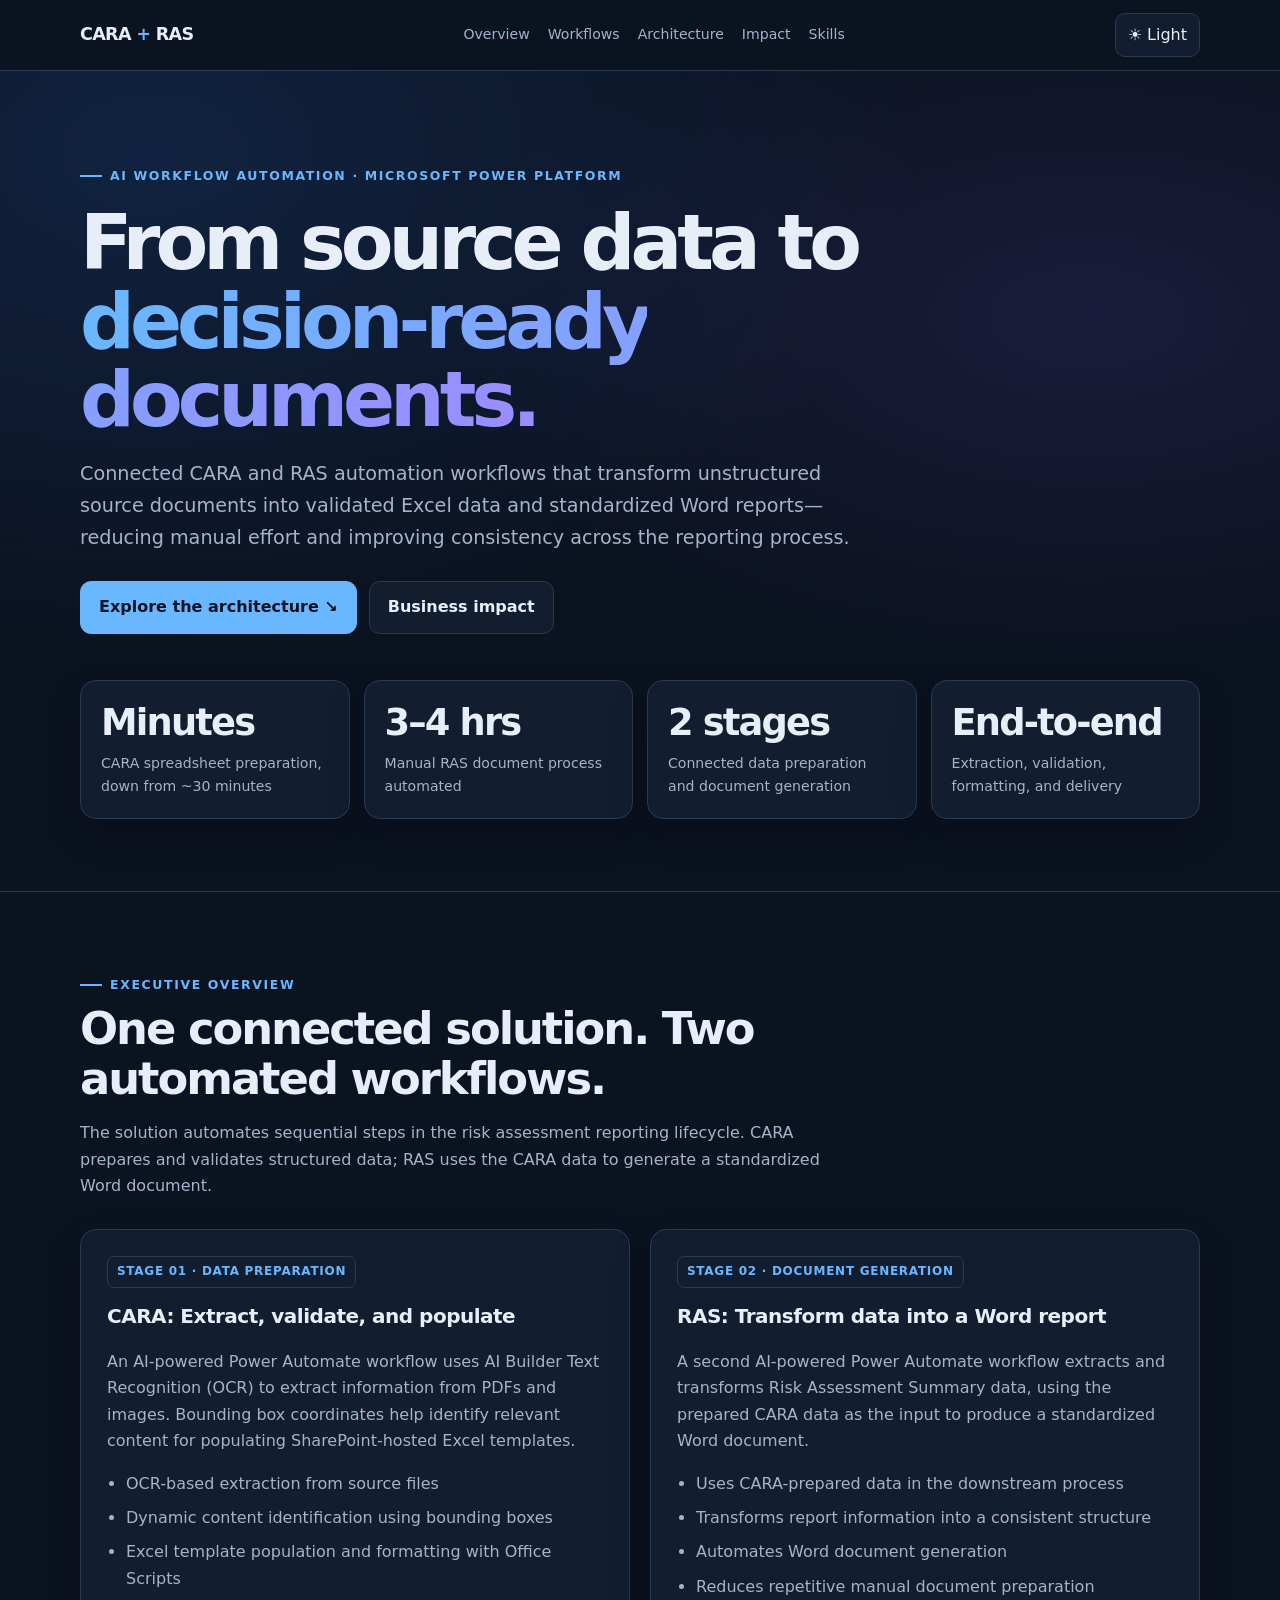
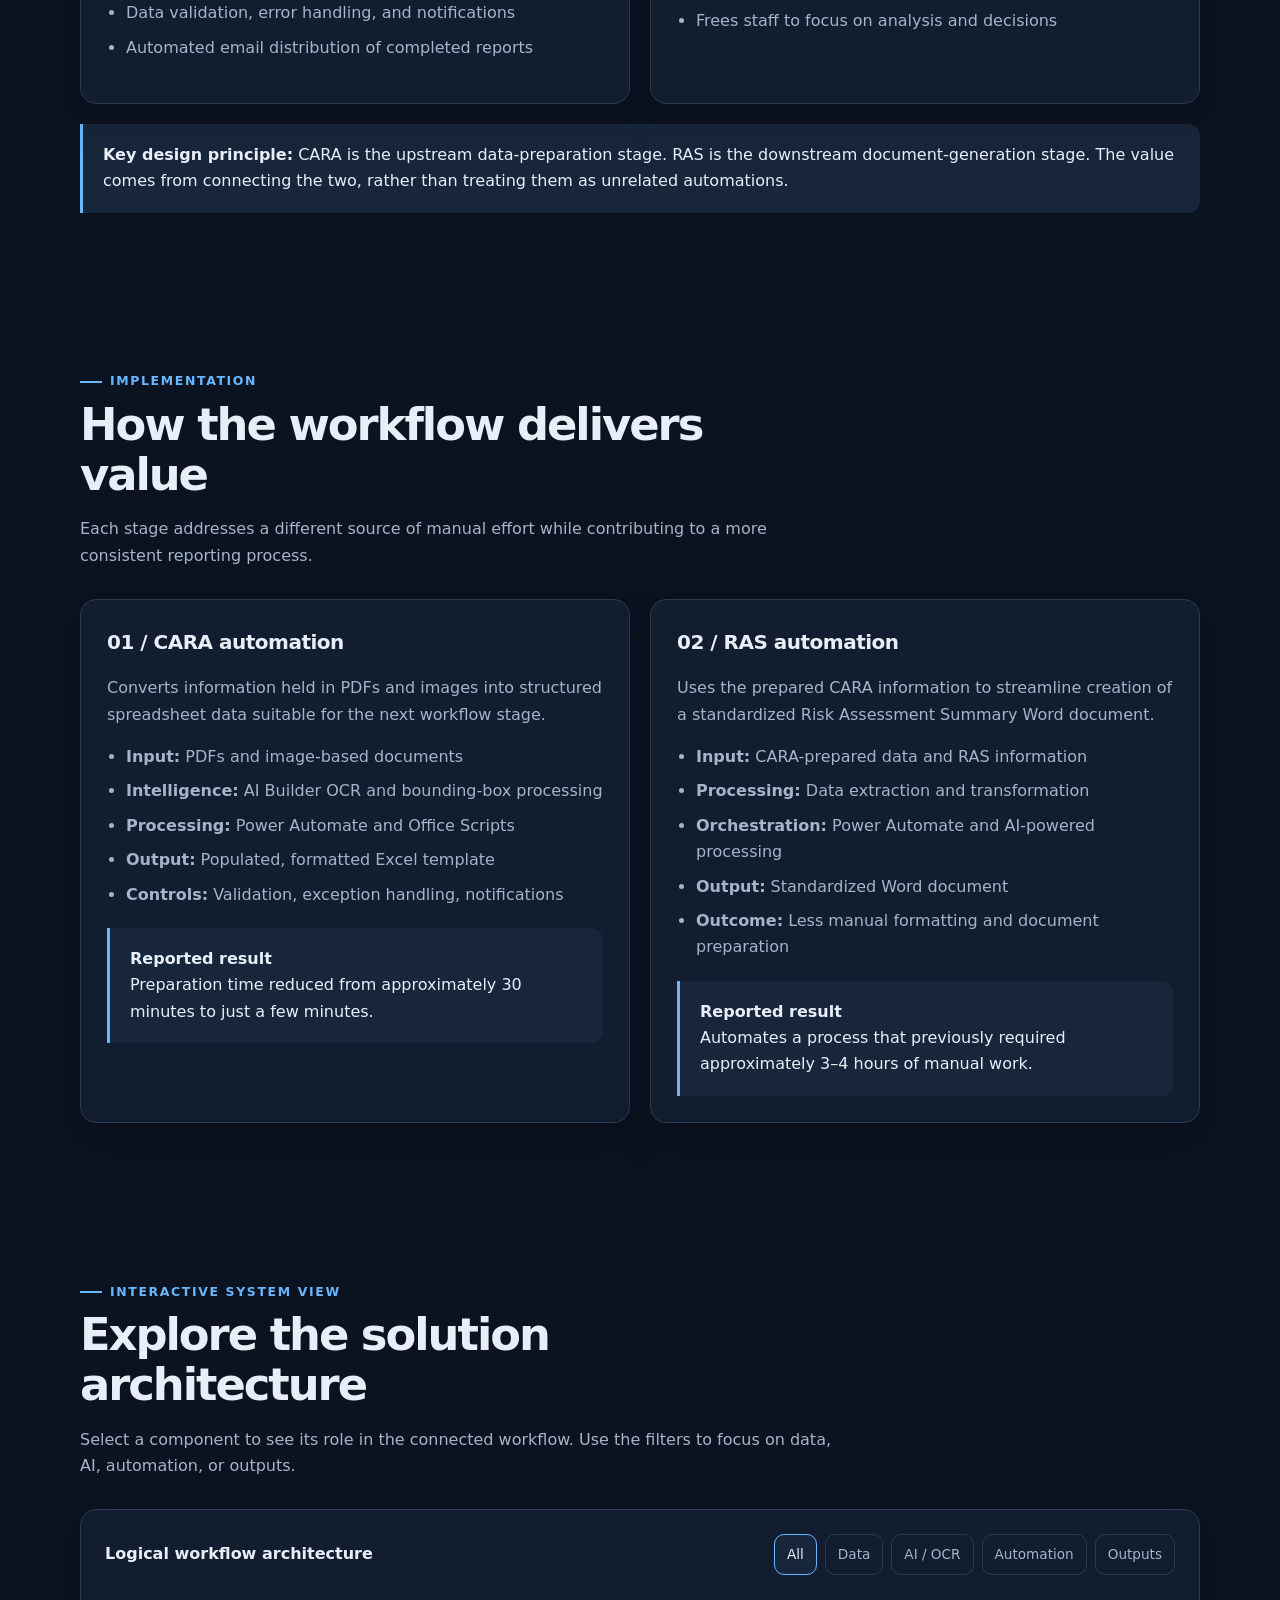
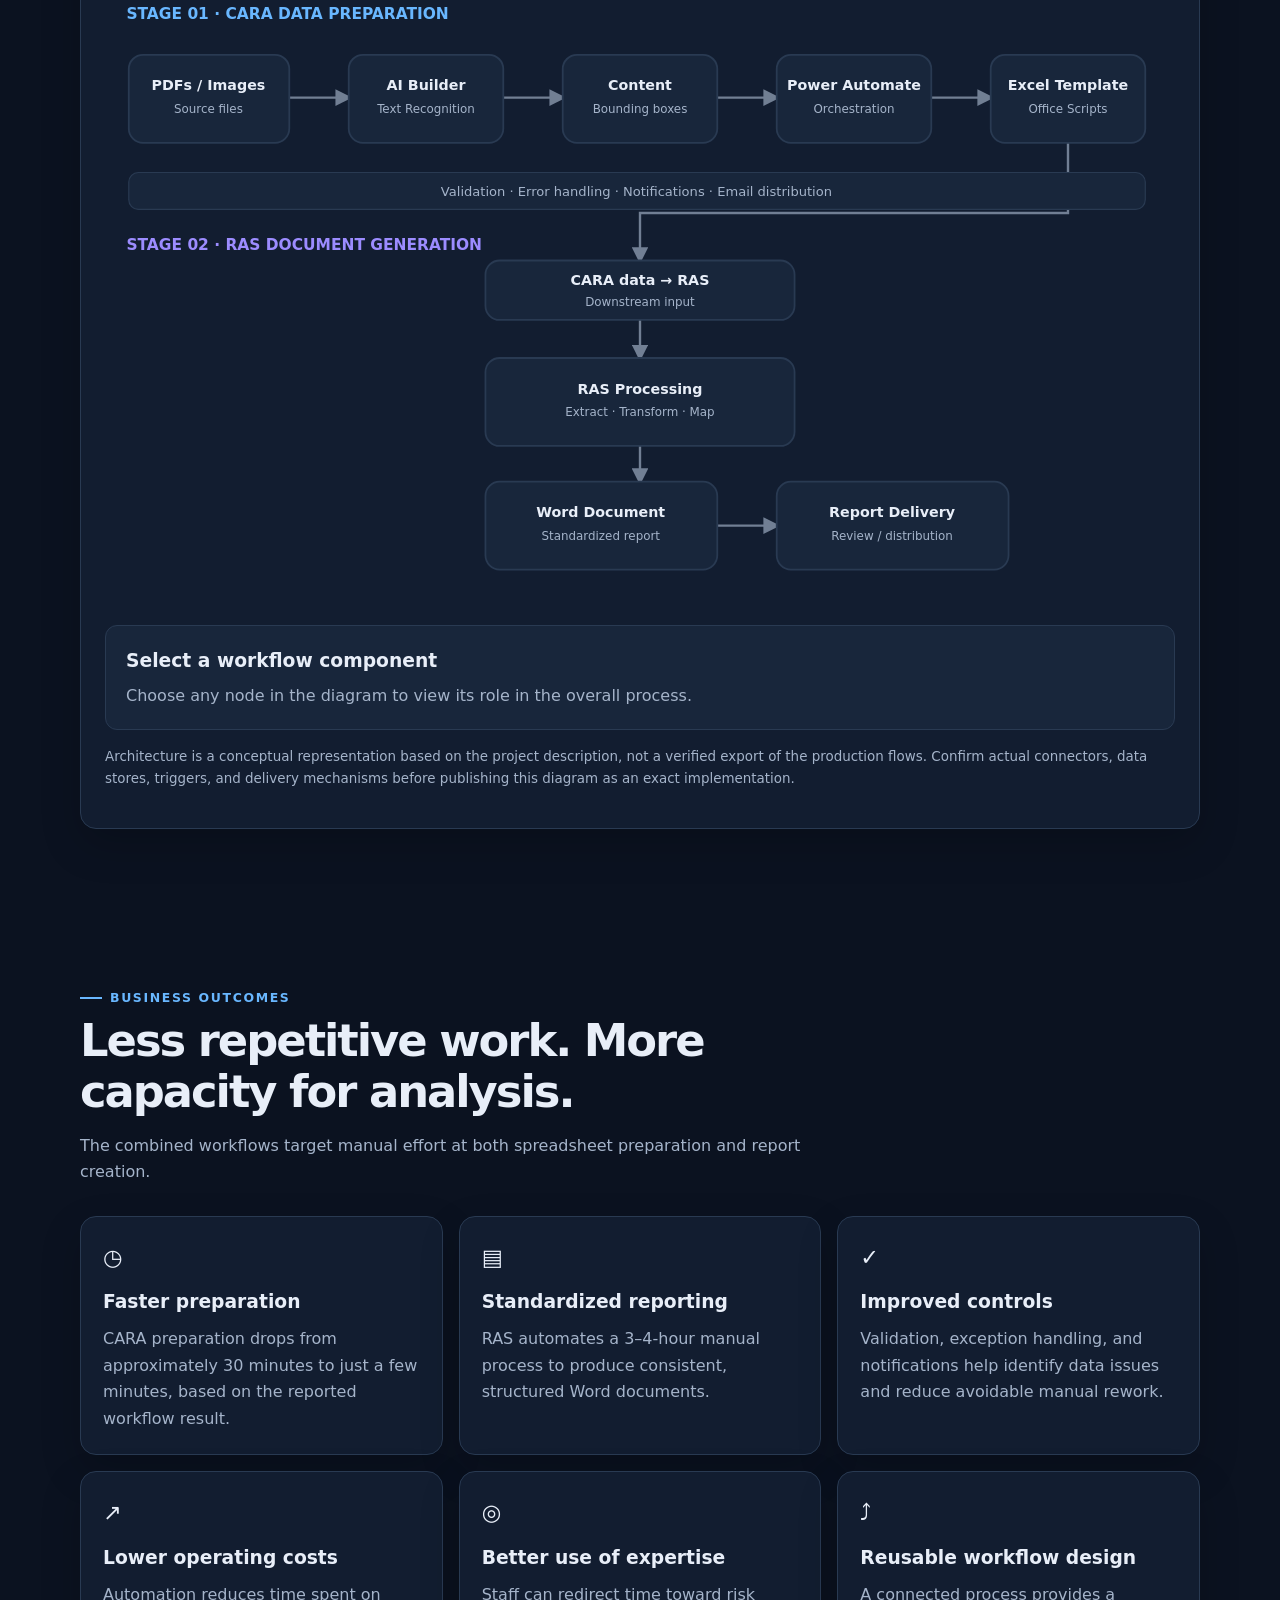
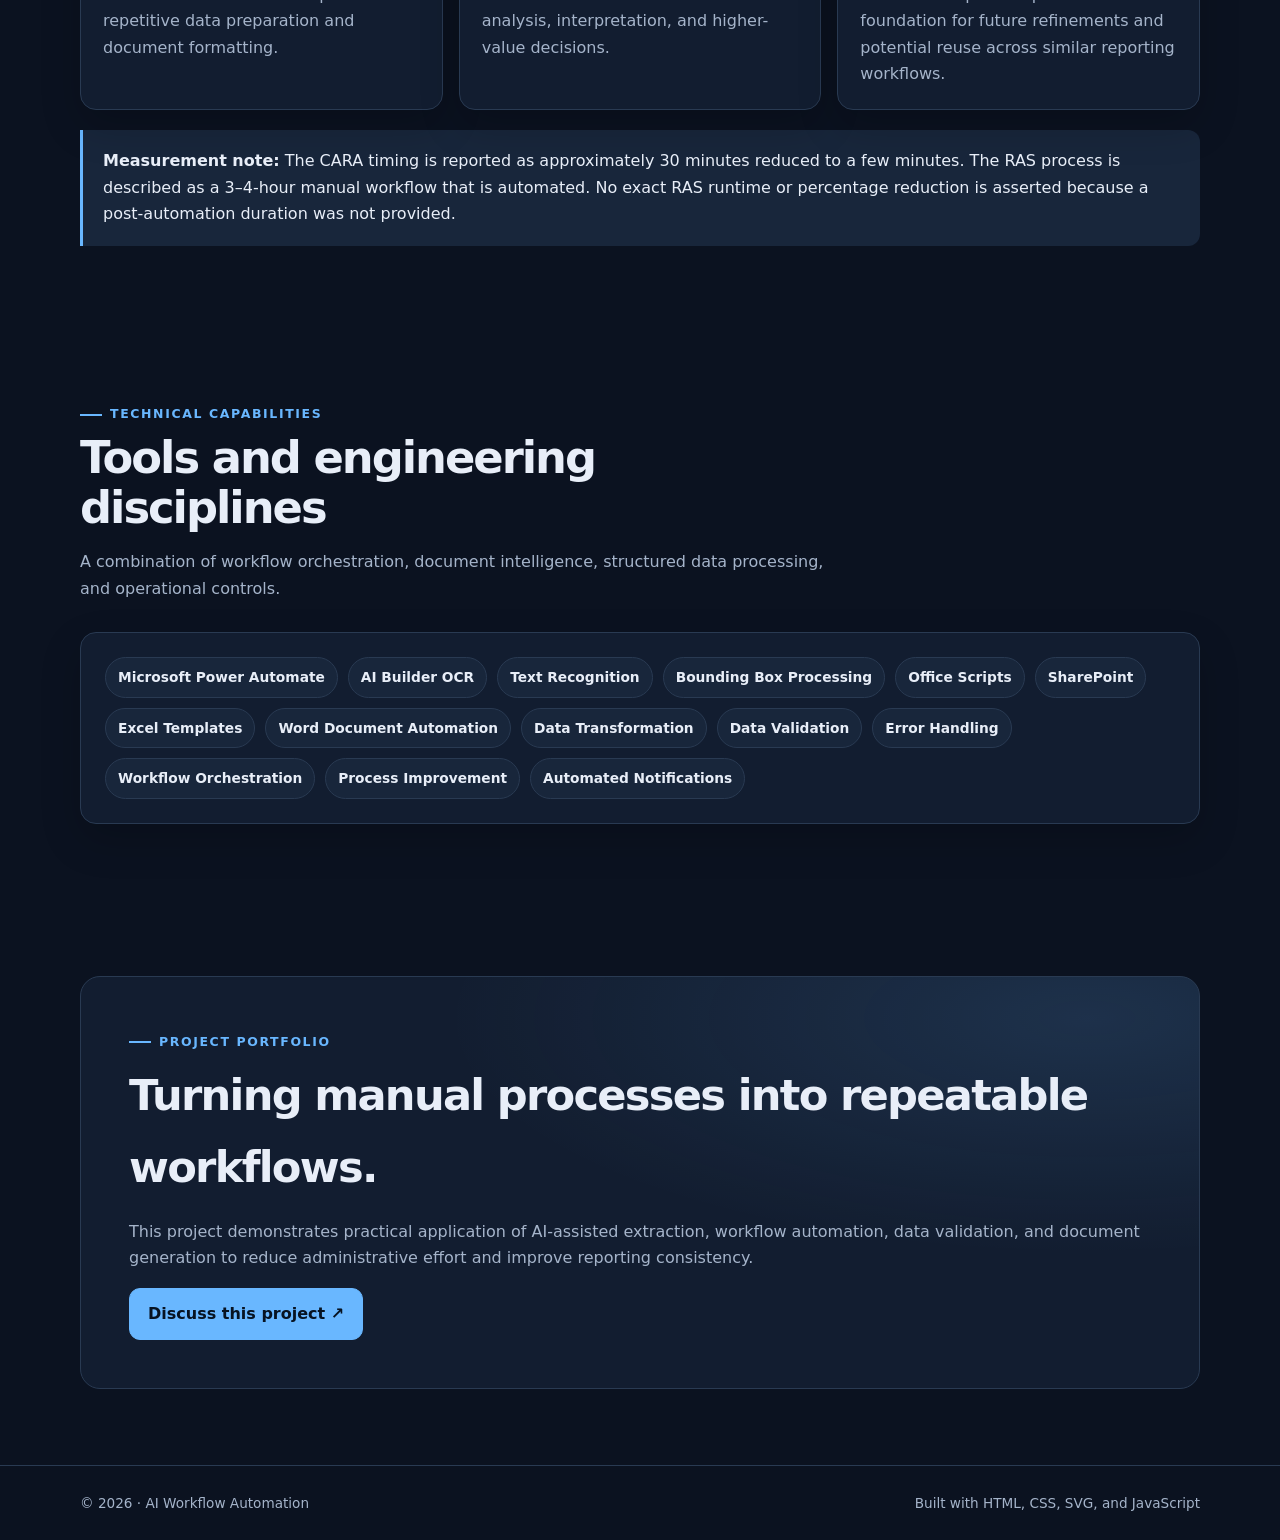
<file: testCARARAS.html>
<!DOCTYPE html>
<html lang="en">
<head>
  <meta charset="UTF-8">
  <meta name="viewport" content="width=device-width, initial-scale=1.0">
  <meta name="theme-color" content="#0b1220">
  <meta name="description" content="AI-powered CARA and RAS workflow automation using Power Automate, AI Builder, Office Scripts, SharePoint, Excel, and Word.">
  <title>CARA + RAS | AI Workflow Automation</title>

  <style>
    :root {
      color-scheme: dark;
      --bg: #0b1220;
      --surface: #121d30;
      --surface-2: #18263b;
      --text: #e8eef8;
      --muted: #a5b4ca;
      --border: #293a52;
      --accent: #69b7ff;
      --accent-2: #9c8cff;
      --good: #5ee0b0;
      --shadow: 0 16px 40px rgba(0,0,0,.18);
    }

    [data-theme="light"] {
      color-scheme: light;
      --bg: #f4f7fb;
      --surface: #ffffff;
      --surface-2: #edf3fa;
      --text: #142238;
      --muted: #52647d;
      --border: #d6e0ec;
      --accent: #075fc4;
      --accent-2: #6848cb;
      --good: #087f5b;
      --shadow: 0 14px 34px rgba(20,34,56,.08);
    }

    * { box-sizing: border-box; }

    html {
      scroll-behavior: smooth;
      scroll-padding-top: 88px;
    }

    body {
      margin: 0;
      background: var(--bg);
      color: var(--text);
      font: 16px/1.65 system-ui, -apple-system, BlinkMacSystemFont,
            "Segoe UI", sans-serif;
      transition: background .2s, color .2s;
    }

    a { color: var(--accent); }
    button { font: inherit; }

    .container {
      width: min(1120px, calc(100% - 40px));
      margin-inline: auto;
    }

    .nav {
      position: sticky;
      top: 0;
      z-index: 20;
      background: var(--bg);
      border-bottom: 1px solid var(--border);
    }

    .nav-inner {
      min-height: 70px;
      display: flex;
      align-items: center;
      justify-content: space-between;
      gap: 20px;
    }

    .brand {
      color: var(--text);
      text-decoration: none;
      font-weight: 850;
      letter-spacing: -.04em;
      font-size: 1.1rem;
      white-space: nowrap;
    }

    .brand span { color: var(--accent); }

    .nav-links {
      display: flex;
      align-items: center;
      flex-wrap: wrap;
      gap: 18px;
    }

    .nav-links a {
      color: var(--muted);
      font-size: .88rem;
      text-decoration: none;
    }

    .nav-links a:hover { color: var(--accent); }

    .theme-btn, .filter-btn, .reset-btn {
      cursor: pointer;
      border: 1px solid var(--border);
      border-radius: 10px;
      background: var(--surface);
      color: var(--text);
      padding: 8px 12px;
    }

    .theme-btn { white-space: nowrap; }

    .hero {
      position: relative;
      overflow: hidden;
      padding: 88px 0 72px;
      border-bottom: 1px solid var(--border);
      background:
        radial-gradient(ellipse at 12% 10%, rgba(49,130,246,.15), transparent 48%),
        radial-gradient(ellipse at 85% 30%, rgba(140,100,255,.12), transparent 42%);
    }

    .eyebrow {
      display: inline-flex;
      align-items: center;
      gap: 8px;
      color: var(--accent);
      font-size: .78rem;
      font-weight: 800;
      letter-spacing: .13em;
      text-transform: uppercase;
    }

    .eyebrow::before {
      content: "";
      width: 22px;
      height: 2px;
      background: currentColor;
    }

    h1 {
      max-width: 900px;
      margin: 18px 0;
      font-size: clamp(2.5rem, 6vw, 5rem);
      line-height: 1.02;
      letter-spacing: -.065em;
    }

    .gradient-text {
      color: var(--accent);
      background: linear-gradient(100deg, var(--accent), var(--accent-2));
      -webkit-background-clip: text;
      background-clip: text;
      -webkit-text-fill-color: transparent;
    }

    .hero-copy {
      max-width: 800px;
      color: var(--muted);
      font-size: clamp(1rem, 2vw, 1.2rem);
    }

    .hero-actions {
      display: flex;
      flex-wrap: wrap;
      gap: 12px;
      margin-top: 28px;
    }

    .btn {
      display: inline-flex;
      align-items: center;
      justify-content: center;
      padding: 12px 18px;
      border-radius: 11px;
      border: 1px solid var(--border);
      text-decoration: none;
      font-weight: 750;
      color: var(--text);
      background: var(--surface);
    }

    .btn.primary {
      background: var(--accent);
      border-color: var(--accent);
      color: #071322;
    }

    .metrics {
      display: grid;
      grid-template-columns: repeat(4, minmax(0, 1fr));
      gap: 14px;
      margin-top: 46px;
    }

    .metric, .card, .skill-panel, .architecture-panel, .impact-card {
      background: var(--surface);
      border: 1px solid var(--border);
      border-radius: 16px;
      box-shadow: var(--shadow);
    }

    .metric { padding: 20px; }

    .metric-value {
      font-size: clamp(1.55rem, 3vw, 2.3rem);
      font-weight: 850;
      letter-spacing: -.05em;
      line-height: 1.2;
    }

    .metric-label {
      margin-top: 7px;
      color: var(--muted);
      font-size: .88rem;
    }

    section { padding: 76px 0; }

    .section-heading {
      max-width: 760px;
      margin-bottom: 30px;
    }

    .section-heading h2 {
      margin: 8px 0;
      font-size: clamp(1.8rem, 4vw, 2.8rem);
      line-height: 1.12;
      letter-spacing: -.045em;
    }

    .section-heading p { color: var(--muted); }

    .grid-2 {
      display: grid;
      grid-template-columns: repeat(2, minmax(0, 1fr));
      gap: 20px;
    }

    .card { padding: 26px; }

    .card h3 {
      margin: 0 0 10px;
      font-size: 1.25rem;
      letter-spacing: -.025em;
    }

    .card p { color: var(--muted); }

    .step-label {
      display: inline-block;
      padding: 5px 9px;
      margin-bottom: 12px;
      border: 1px solid var(--border);
      border-radius: 7px;
      color: var(--accent);
      font-size: .75rem;
      font-weight: 800;
      letter-spacing: .06em;
      text-transform: uppercase;
    }

    .card ul {
      padding-left: 19px;
      color: var(--muted);
    }

    .card li { margin: 8px 0; }

    .callout {
      margin-top: 20px;
      padding: 18px 20px;
      background: var(--surface-2);
      border-left: 3px solid var(--accent);
      border-radius: 0 12px 12px 0;
    }

    .callout strong { color: var(--text); }

    .architecture-panel {
      padding: 24px;
      overflow: hidden;
    }

    .architecture-toolbar {
      display: flex;
      align-items: center;
      justify-content: space-between;
      gap: 16px;
      flex-wrap: wrap;
      margin-bottom: 18px;
    }

    .filters {
      display: flex;
      gap: 8px;
      flex-wrap: wrap;
    }

    .filter-btn {
      color: var(--muted);
      font-size: .85rem;
    }

    .filter-btn[aria-pressed="true"] {
      color: var(--text);
      border-color: var(--accent);
      background: var(--surface-2);
    }

    .diagram-scroll {
      overflow-x: auto;
      padding-bottom: 8px;
    }

    .diagram {
      display: block;
      width: 100%;
      min-width: 690px;
      height: auto;
    }

    .diagram .edge {
      stroke: var(--muted);
      stroke-width: 2;
      opacity: .65;
      fill: none;
      marker-end: url(#arrow);
      transition: opacity .2s;
    }

    .diagram .edge-label {
      fill: var(--muted);
      font-size: 11px;
    }

    .diagram .node {
      cursor: pointer;
      outline: none;
      transition: opacity .2s;
    }

    .diagram .node rect {
      fill: var(--surface-2);
      stroke: var(--border);
      stroke-width: 1.5;
      rx: 12;
      transition: stroke .2s, fill .2s;
    }

    .diagram .node text {
      fill: var(--text);
      text-anchor: middle;
      pointer-events: none;
    }

    .diagram .node .node-title {
      font-weight: 800;
      font-size: 12px;
    }

    .diagram .node .node-subtitle {
      font-size: 10px;
      fill: var(--muted);
    }

    .diagram .node:hover rect,
    .diagram .node:focus rect,
    .diagram .node.selected rect {
      stroke: var(--accent);
      stroke-width: 2.5;
    }

    .diagram .node.selected rect { fill: var(--surface); }

    .diagram .node.filtered-out,
    .diagram .edge.filtered-out { opacity: .12; }

    .node-details {
      margin-top: 18px;
      padding: 20px;
      border-radius: 12px;
      background: var(--surface-2);
      border: 1px solid var(--border);
    }

    .node-details h3 { margin: 0 0 6px; }
    .node-details p { margin: 0; color: var(--muted); }

    .diagram-note {
      margin-top: 16px;
      color: var(--muted);
      font-size: .84rem;
    }

    .impact-grid {
      display: grid;
      grid-template-columns: repeat(3, minmax(0, 1fr));
      gap: 16px;
    }

    .impact-card { padding: 22px; }

    .impact-card .icon {
      font-size: 1.4rem;
      margin-bottom: 12px;
    }

    .impact-card h3 { margin: 0 0 8px; }
    .impact-card p { margin: 0; color: var(--muted); }

    .skills-wrap {
      display: flex;
      flex-wrap: wrap;
      gap: 10px;
    }

    .skill {
      padding: 8px 12px;
      background: var(--surface-2);
      border: 1px solid var(--border);
      border-radius: 999px;
      font-size: .86rem;
      font-weight: 650;
    }

    .contact-panel {
      padding: clamp(24px, 5vw, 48px);
      border: 1px solid var(--border);
      border-radius: 20px;
      background:
        radial-gradient(ellipse at 90% 10%, rgba(105,183,255,.13), transparent 45%),
        var(--surface);
    }

    .contact-panel h2 {
      margin: 8px 0 12px;
      font-size: clamp(1.8rem, 4vw, 2.7rem);
      letter-spacing: -.04em;
    }

    .contact-panel p { color: var(--muted); }

    footer {
      padding: 26px 0;
      border-top: 1px solid var(--border);
      color: var(--muted);
      font-size: .85rem;
    }

    .footer-inner {
      display: flex;
      justify-content: space-between;
      gap: 12px;
      flex-wrap: wrap;
    }

    @media (max-width: 800px) {
      .metrics { grid-template-columns: repeat(2, minmax(0, 1fr)); }
      .grid-2, .impact-grid { grid-template-columns: 1fr; }
      .hero { padding-top: 64px; }
      .nav-inner { padding-block: 12px; align-items: flex-start; }
      .nav-links { gap: 10px; }
    }

    @media (max-width: 520px) {
      .container { width: min(100% - 28px, 1120px); }
      .nav-inner { flex-wrap: wrap; }
      .nav-links { order: 3; width: 100%; }
      .nav-links a { font-size: .8rem; }
      .theme-btn { margin-left: auto; }
      .metrics { gap: 9px; }
      .metric { padding: 14px; }
      .architecture-panel { padding: 14px; }
    }

    @media (prefers-reduced-motion: reduce) {
      *, *::before, *::after {
        scroll-behavior: auto !important;
        transition: none !important;
      }
    }
  </style>
</head>

<body>
  <nav class="nav" aria-label="Main navigation">
    <div class="container nav-inner">
      <a class="brand" href="#top">CARA <span>+</span> RAS</a>

      <div class="nav-links">
        <a href="#overview">Overview</a>
        <a href="#workflows">Workflows</a>
        <a href="#architecture">Architecture</a>
        <a href="#impact">Impact</a>
        <a href="#skills">Skills</a>
      </div>

      <button class="theme-btn" id="themeToggle" type="button"
              aria-label="Switch to light theme">☀ Light</button>
    </div>
  </nav>

  <main id="top">
    <header class="hero">
      <div class="container">
        <span class="eyebrow">AI workflow automation · Microsoft Power Platform</span>

        <h1>
          From source data to
          <span class="gradient-text">decision-ready documents.</span>
        </h1>

        <p class="hero-copy">
          Connected CARA and RAS automation workflows that transform
          unstructured source documents into validated Excel data and
          standardized Word reports—reducing manual effort and improving
          consistency across the reporting process.
        </p>

        <div class="hero-actions">
          <a class="btn primary" href="#architecture">Explore the architecture ↘</a>
          <a class="btn" href="#impact">Business impact</a>
        </div>

        <div class="metrics" aria-label="Project highlights">
          <article class="metric">
            <div class="metric-value">Minutes</div>
            <div class="metric-label">CARA spreadsheet preparation, down from ~30 minutes</div>
          </article>
          <article class="metric">
            <div class="metric-value">3–4 hrs</div>
            <div class="metric-label">Manual RAS document process automated</div>
          </article>
          <article class="metric">
            <div class="metric-value">2 stages</div>
            <div class="metric-label">Connected data preparation and document generation</div>
          </article>
          <article class="metric">
            <div class="metric-value">End-to-end</div>
            <div class="metric-label">Extraction, validation, formatting, and delivery</div>
          </article>
        </div>
      </div>
    </header>

    <section id="overview">
      <div class="container">
        <div class="section-heading">
          <span class="eyebrow">Executive overview</span>
          <h2>One connected solution. Two automated workflows.</h2>
          <p>
            The solution automates sequential steps in the risk assessment
            reporting lifecycle. CARA prepares and validates structured data;
            RAS uses the CARA data to generate a standardized Word document.
          </p>
        </div>

        <div class="grid-2">
          <article class="card">
            <span class="step-label">Stage 01 · Data preparation</span>
            <h3>CARA: Extract, validate, and populate</h3>
            <p>
              An AI-powered Power Automate workflow uses AI Builder Text
              Recognition (OCR) to extract information from PDFs and images.
              Bounding box coordinates help identify relevant content for
              populating SharePoint-hosted Excel templates.
            </p>
            <ul>
              <li>OCR-based extraction from source files</li>
              <li>Dynamic content identification using bounding boxes</li>
              <li>Excel template population and formatting with Office Scripts</li>
              <li>Data validation, error handling, and notifications</li>
              <li>Automated email distribution of completed reports</li>
            </ul>
          </article>

          <article class="card">
            <span class="step-label">Stage 02 · Document generation</span>
            <h3>RAS: Transform data into a Word report</h3>
            <p>
              A second AI-powered Power Automate workflow extracts and
              transforms Risk Assessment Summary data, using the prepared
              CARA data as the input to produce a standardized Word document.
            </p>
            <ul>
              <li>Uses CARA-prepared data in the downstream process</li>
              <li>Transforms report information into a consistent structure</li>
              <li>Automates Word document generation</li>
              <li>Reduces repetitive manual document preparation</li>
              <li>Frees staff to focus on analysis and decisions</li>
            </ul>
          </article>
        </div>

        <div class="callout">
          <strong>Key design principle:</strong>
          CARA is the upstream data-preparation stage. RAS is the downstream
          document-generation stage. The value comes from connecting the two,
          rather than treating them as unrelated automations.
        </div>
      </div>
    </section>

    <section id="workflows">
      <div class="container">
        <div class="section-heading">
          <span class="eyebrow">Implementation</span>
          <h2>How the workflow delivers value</h2>
          <p>
            Each stage addresses a different source of manual effort while
            contributing to a more consistent reporting process.
          </p>
        </div>

        <div class="grid-2">
          <article class="card">
            <h3>01 / CARA automation</h3>
            <p>
              Converts information held in PDFs and images into structured
              spreadsheet data suitable for the next workflow stage.
            </p>
            <ul>
              <li><strong>Input:</strong> PDFs and image-based documents</li>
              <li><strong>Intelligence:</strong> AI Builder OCR and bounding-box processing</li>
              <li><strong>Processing:</strong> Power Automate and Office Scripts</li>
              <li><strong>Output:</strong> Populated, formatted Excel template</li>
              <li><strong>Controls:</strong> Validation, exception handling, notifications</li>
            </ul>
            <div class="callout">
              <strong>Reported result</strong><br>
              Preparation time reduced from approximately 30 minutes to just a few minutes.
            </div>
          </article>

          <article class="card">
            <h3>02 / RAS automation</h3>
            <p>
              Uses the prepared CARA information to streamline creation of a
              standardized Risk Assessment Summary Word document.
            </p>
            <ul>
              <li><strong>Input:</strong> CARA-prepared data and RAS information</li>
              <li><strong>Processing:</strong> Data extraction and transformation</li>
              <li><strong>Orchestration:</strong> Power Automate and AI-powered processing</li>
              <li><strong>Output:</strong> Standardized Word document</li>
              <li><strong>Outcome:</strong> Less manual formatting and document preparation</li>
            </ul>
            <div class="callout">
              <strong>Reported result</strong><br>
              Automates a process that previously required approximately 3–4 hours of manual work.
            </div>
          </article>
        </div>
      </div>
    </section>

    <section id="architecture">
      <div class="container">
        <div class="section-heading">
          <span class="eyebrow">Interactive system view</span>
          <h2>Explore the solution architecture</h2>
          <p>
            Select a component to see its role in the connected workflow.
            Use the filters to focus on data, AI, automation, or outputs.
          </p>
        </div>

        <div class="architecture-panel">
          <div class="architecture-toolbar">
            <strong>Logical workflow architecture</strong>
            <div class="filters" aria-label="Filter architecture nodes">
              <button class="filter-btn" data-filter="all" aria-pressed="true">All</button>
              <button class="filter-btn" data-filter="data" aria-pressed="false">Data</button>
              <button class="filter-btn" data-filter="ai" aria-pressed="false">AI / OCR</button>
              <button class="filter-btn" data-filter="automation" aria-pressed="false">Automation</button>
              <button class="filter-btn" data-filter="output" aria-pressed="false">Outputs</button>
            </div>
          </div>

          <div class="diagram-scroll">
            <svg class="diagram" viewBox="0 0 900 510"
                 role="group" aria-label="Interactive CARA and RAS workflow diagram">
              <defs>
                <marker id="arrow" viewBox="0 0 10 10" refX="8" refY="5"
                        markerWidth="7" markerHeight="7" orient="auto-start-reverse">
                  <path d="M0 0 L10 5 L0 10 z" fill="var(--muted)"></path>
                </marker>
              </defs>

              <text x="18" y="22" fill="var(--accent)" font-size="13" font-weight="800">
                STAGE 01 · CARA DATA PREPARATION
              </text>

              <path class="edge" data-links="source ocr" d="M155 88 H205"></path>
              <path class="edge" data-links="ocr extraction" d="M335 88 H385"></path>
              <path class="edge" data-links="extraction flow" d="M515 88 H565"></path>
              <path class="edge" data-links="flow excel" d="M695 88 H745"></path>
              <path class="edge" data-links="excel ras" d="M810 126 V185 H450 V225"></path>

              <g class="node" data-id="source" data-category="data"
                 tabindex="0" role="button" aria-label="Source documents">
                <rect x="20" y="52" width="135" height="74"></rect>
                <text class="node-title" x="87" y="82">PDFs / Images</text>
                <text class="node-subtitle" x="87" y="101">Source files</text>
              </g>

              <g class="node" data-id="ocr" data-category="ai"
                 tabindex="0" role="button" aria-label="AI Builder OCR">
                <rect x="205" y="52" width="130" height="74"></rect>
                <text class="node-title" x="270" y="82">AI Builder</text>
                <text class="node-subtitle" x="270" y="101">Text Recognition</text>
              </g>

              <g class="node" data-id="extraction" data-category="ai"
                 tabindex="0" role="button" aria-label="Bounding box content extraction">
                <rect x="385" y="52" width="130" height="74"></rect>
                <text class="node-title" x="450" y="82">Content</text>
                <text class="node-subtitle" x="450" y="101">Bounding boxes</text>
              </g>

              <g class="node" data-id="flow" data-category="automation"
                 tabindex="0" role="button" aria-label="Power Automate orchestration">
                <rect x="565" y="52" width="130" height="74"></rect>
                <text class="node-title" x="630" y="82">Power Automate</text>
                <text class="node-subtitle" x="630" y="101">Orchestration</text>
              </g>

              <g class="node" data-id="excel" data-category="output"
                 tabindex="0" role="button" aria-label="Excel template output">
                <rect x="745" y="52" width="130" height="74"></rect>
                <text class="node-title" x="810" y="82">Excel Template</text>
                <text class="node-subtitle" x="810" y="101">Office Scripts</text>
              </g>

              <rect x="20" y="151" width="855" height="31"
                    rx="8" fill="var(--surface-2)" stroke="var(--border)"></rect>
              <text x="447" y="171" fill="var(--muted)" font-size="11"
                    text-anchor="middle">
                Validation · Error handling · Notifications · Email distribution
              </text>

              <text x="18" y="216" fill="var(--accent-2)" font-size="13" font-weight="800">
                STAGE 02 · RAS DOCUMENT GENERATION
              </text>

              <path class="edge" data-links="ras transform" d="M450 275 V307"></path>
              <path class="edge" data-links="transform word" d="M450 381 V411"></path>
              <path class="edge" data-links="word delivery" d="M515 448 H565"></path>

              <g class="node" data-id="ras" data-category="data"
                 tabindex="0" role="button" aria-label="CARA data feeds RAS">
                <rect x="320" y="225" width="260" height="50"></rect>
                <text class="node-title" x="450" y="246">CARA data → RAS</text>
                <text class="node-subtitle" x="450" y="263">Downstream input</text>
              </g>

              <g class="node" data-id="transform" data-category="automation"
                 tabindex="0" role="button" aria-label="RAS data transformation">
                <rect x="320" y="307" width="260" height="74"></rect>
                <text class="node-title" x="450" y="337">RAS Processing</text>
                <text class="node-subtitle" x="450" y="356">Extract · Transform · Map</text>
              </g>

              <g class="node" data-id="word" data-category="output"
                 tabindex="0" role="button" aria-label="Standardized Word document">
                <rect x="320" y="411" width="195" height="74"></rect>
                <text class="node-title" x="417" y="441">Word Document</text>
                <text class="node-subtitle" x="417" y="460">Standardized report</text>
              </g>

              <g class="node" data-id="delivery" data-category="output"
                 tabindex="0" role="button" aria-label="Report delivery">
                <rect x="565" y="411" width="195" height="74"></rect>
                <text class="node-title" x="662" y="441">Report Delivery</text>
                <text class="node-subtitle" x="662" y="460">Review / distribution</text>
              </g>
            </svg>
          </div>

          <div class="node-details" aria-live="polite" aria-atomic="true">
            <h3 id="detailTitle">Select a workflow component</h3>
            <p id="detailText">
              Choose any node in the diagram to view its role in the overall process.
            </p>
          </div>

          <p class="diagram-note">
            Architecture is a conceptual representation based on the project
            description, not a verified export of the production flows.
            Confirm actual connectors, data stores, triggers, and delivery
            mechanisms before publishing this diagram as an exact implementation.
          </p>
        </div>
      </div>
    </section>

    <section id="impact">
      <div class="container">
        <div class="section-heading">
          <span class="eyebrow">Business outcomes</span>
          <h2>Less repetitive work. More capacity for analysis.</h2>
          <p>
            The combined workflows target manual effort at both spreadsheet
            preparation and report creation.
          </p>
        </div>

        <div class="impact-grid">
          <article class="impact-card">
            <div class="icon" aria-hidden="true">◷</div>
            <h3>Faster preparation</h3>
            <p>
              CARA preparation drops from approximately 30 minutes to just
              a few minutes, based on the reported workflow result.
            </p>
          </article>

          <article class="impact-card">
            <div class="icon" aria-hidden="true">▤</div>
            <h3>Standardized reporting</h3>
            <p>
              RAS automates a 3–4-hour manual process to produce consistent,
              structured Word documents.
            </p>
          </article>

          <article class="impact-card">
            <div class="icon" aria-hidden="true">✓</div>
            <h3>Improved controls</h3>
            <p>
              Validation, exception handling, and notifications help identify
              data issues and reduce avoidable manual rework.
            </p>
          </article>

          <article class="impact-card">
            <div class="icon" aria-hidden="true">↗</div>
            <h3>Lower operating costs</h3>
            <p>
              Automation reduces time spent on repetitive data preparation
              and document formatting.
            </p>
          </article>

          <article class="impact-card">
            <div class="icon" aria-hidden="true">◎</div>
            <h3>Better use of expertise</h3>
            <p>
              Staff can redirect time toward risk analysis, interpretation,
              and higher-value decisions.
            </p>
          </article>

          <article class="impact-card">
            <div class="icon" aria-hidden="true">⤴</div>
            <h3>Reusable workflow design</h3>
            <p>
              A connected process provides a foundation for future refinements
              and potential reuse across similar reporting workflows.
            </p>
          </article>
        </div>

        <div class="callout">
          <strong>Measurement note:</strong>
          The CARA timing is reported as approximately 30 minutes reduced to
          a few minutes. The RAS process is described as a 3–4-hour manual
          workflow that is automated. No exact RAS runtime or percentage
          reduction is asserted because a post-automation duration was not provided.
        </div>
      </div>
    </section>

    <section id="skills">
      <div class="container">
        <div class="section-heading">
          <span class="eyebrow">Technical capabilities</span>
          <h2>Tools and engineering disciplines</h2>
          <p>
            A combination of workflow orchestration, document intelligence,
            structured data processing, and operational controls.
          </p>
        </div>

        <div class="skill-panel" style="padding:24px">
          <div class="skills-wrap">
            <span class="skill">Microsoft Power Automate</span>
            <span class="skill">AI Builder OCR</span>
            <span class="skill">Text Recognition</span>
            <span class="skill">Bounding Box Processing</span>
            <span class="skill">Office Scripts</span>
            <span class="skill">SharePoint</span>
            <span class="skill">Excel Templates</span>
            <span class="skill">Word Document Automation</span>
            <span class="skill">Data Transformation</span>
            <span class="skill">Data Validation</span>
            <span class="skill">Error Handling</span>
            <span class="skill">Workflow Orchestration</span>
            <span class="skill">Process Improvement</span>
            <span class="skill">Automated Notifications</span>
          </div>
        </div>
      </div>
    </section>

    <section id="contact">
      <div class="container">
        <div class="contact-panel">
          <span class="eyebrow">Project portfolio</span>
          <h2>Turning manual processes into repeatable workflows.</h2>
          <p>
            This project demonstrates practical application of AI-assisted
            extraction, workflow automation, data validation, and document
            generation to reduce administrative effort and improve reporting
            consistency.
          </p>
          <!-- Replace the placeholder email with your public portfolio email. -->
          <a class="btn primary"
             href="mailto:YOUR-EMAIL@example.com?subject=CARA%20%2B%20RAS%20Automation">
            Discuss this project ↗
          </a>
        </div>
      </div>
    </section>
  </main>

  <footer>
    <div class="container footer-inner">
      <span>© <span id="year"></span> · AI Workflow Automation</span>
      <span>Built with HTML, CSS, SVG, and JavaScript</span>
    </div>
  </footer>

  <script>
    // Theme toggle
    const themeToggle = document.getElementById("themeToggle");

    function setTheme(theme) {
      document.documentElement.dataset.theme = theme;
      const light = theme === "light";
      themeToggle.textContent = light ? "☾ Dark" : "☀ Light";
      themeToggle.setAttribute(
        "aria-label",
        light ? "Switch to dark theme" : "Switch to light theme"
      );
      document.querySelector('meta[name="theme-color"]')
        .setAttribute("content", light ? "#f4f7fb" : "#0b1220");
    }

    themeToggle.addEventListener("click", () => {
      const next = document.documentElement.dataset.theme === "light"
        ? "dark" : "light";
      setTheme(next);
    });

    // Architecture diagram: interactive node descriptions
    const nodeDetails = {
      source: {
        title: "Source PDFs and images",
        text: "The CARA workflow begins with source documents containing information that must be extracted and structured."
      },
      ocr: {
        title: "AI Builder Text Recognition",
        text: "OCR identifies text in PDFs or images and provides extracted content for downstream processing."
      },
      extraction: {
        title: "Bounding-box content identification",
        text: "Bounding box coordinates help locate relevant content dynamically, supporting the extraction logic used to prepare CARA data."
      },
      flow: {
        title: "Power Automate orchestration",
        text: "Power Automate coordinates workflow actions, processing steps, validation, notifications, and the transition between stages."
      },
      excel: {
        title: "Excel template population",
        text: "Office Scripts populate and format SharePoint-hosted Excel templates, producing the structured CARA output."
      },
      ras: {
        title: "CARA data feeds RAS",
        text: "The CARA output becomes an input to the RAS workflow. This is the handoff connecting data preparation to report generation."
      },
      transform: {
        title: "RAS extraction and transformation",
        text: "The downstream workflow extracts and maps risk assessment information into the structure required for a standardized Word document."
      },
      word: {
        title: "Standardized Word document",
        text: "The RAS workflow generates a Word report, replacing repetitive manual document preparation with a repeatable process."
      },
      delivery: {
        title: "Report review and delivery",
        text: "The completed document proceeds through the applicable review or distribution process. Confirm the production delivery mechanism before representing it as a specific connector or destination."
      }
    };

    const nodes = [...document.querySelectorAll(".diagram .node")];
    const edges = [...document.querySelectorAll(".diagram .edge")];
    const titleEl = document.getElementById("detailTitle");
    const textEl = document.getElementById("detailText");
    const filters = [...document.querySelectorAll(".filter-btn")];

    function selectNode(node) {
      nodes.forEach(item => item.classList.toggle("selected", item === node));
      const detail = nodeDetails[node.dataset.id];
      if (!detail) return;
      titleEl.textContent = detail.title;
      textEl.textContent = detail.text;
    }

    nodes.forEach(node => {
      node.addEventListener("click", () => selectNode(node));
      node.addEventListener("keydown", event => {
        if (event.key === "Enter" || event.key === " ") {
          event.preventDefault();
          selectNode(node);
        }
      });
    });

    function applyFilter(filter) {
      filters.forEach(button => {
        button.setAttribute(
          "aria-pressed",
          String(button.dataset.filter === filter)
        );
      });

      nodes.forEach(node => {
        const hidden = filter !== "all" && node.dataset.category !== filter;
        node.classList.toggle("filtered-out", hidden);
      });

      edges.forEach(edge => {
        const links = edge.dataset.links.split(" ");
        const matchingNodes = nodes.filter(node =>
          links.includes(node.dataset.id)
        );

        const visible = filter === "all" ||
          matchingNodes.some(node => node.dataset.category === filter);

        edge.classList.toggle("filtered-out", !visible);
      });
    }

    filters.forEach(button => {
      button.addEventListener("click", () => applyFilter(button.dataset.filter));
    });

    document.getElementById("year").textContent = new Date().getFullYear();
    setTheme("dark");
  </script>
</body>
</html>
</file>
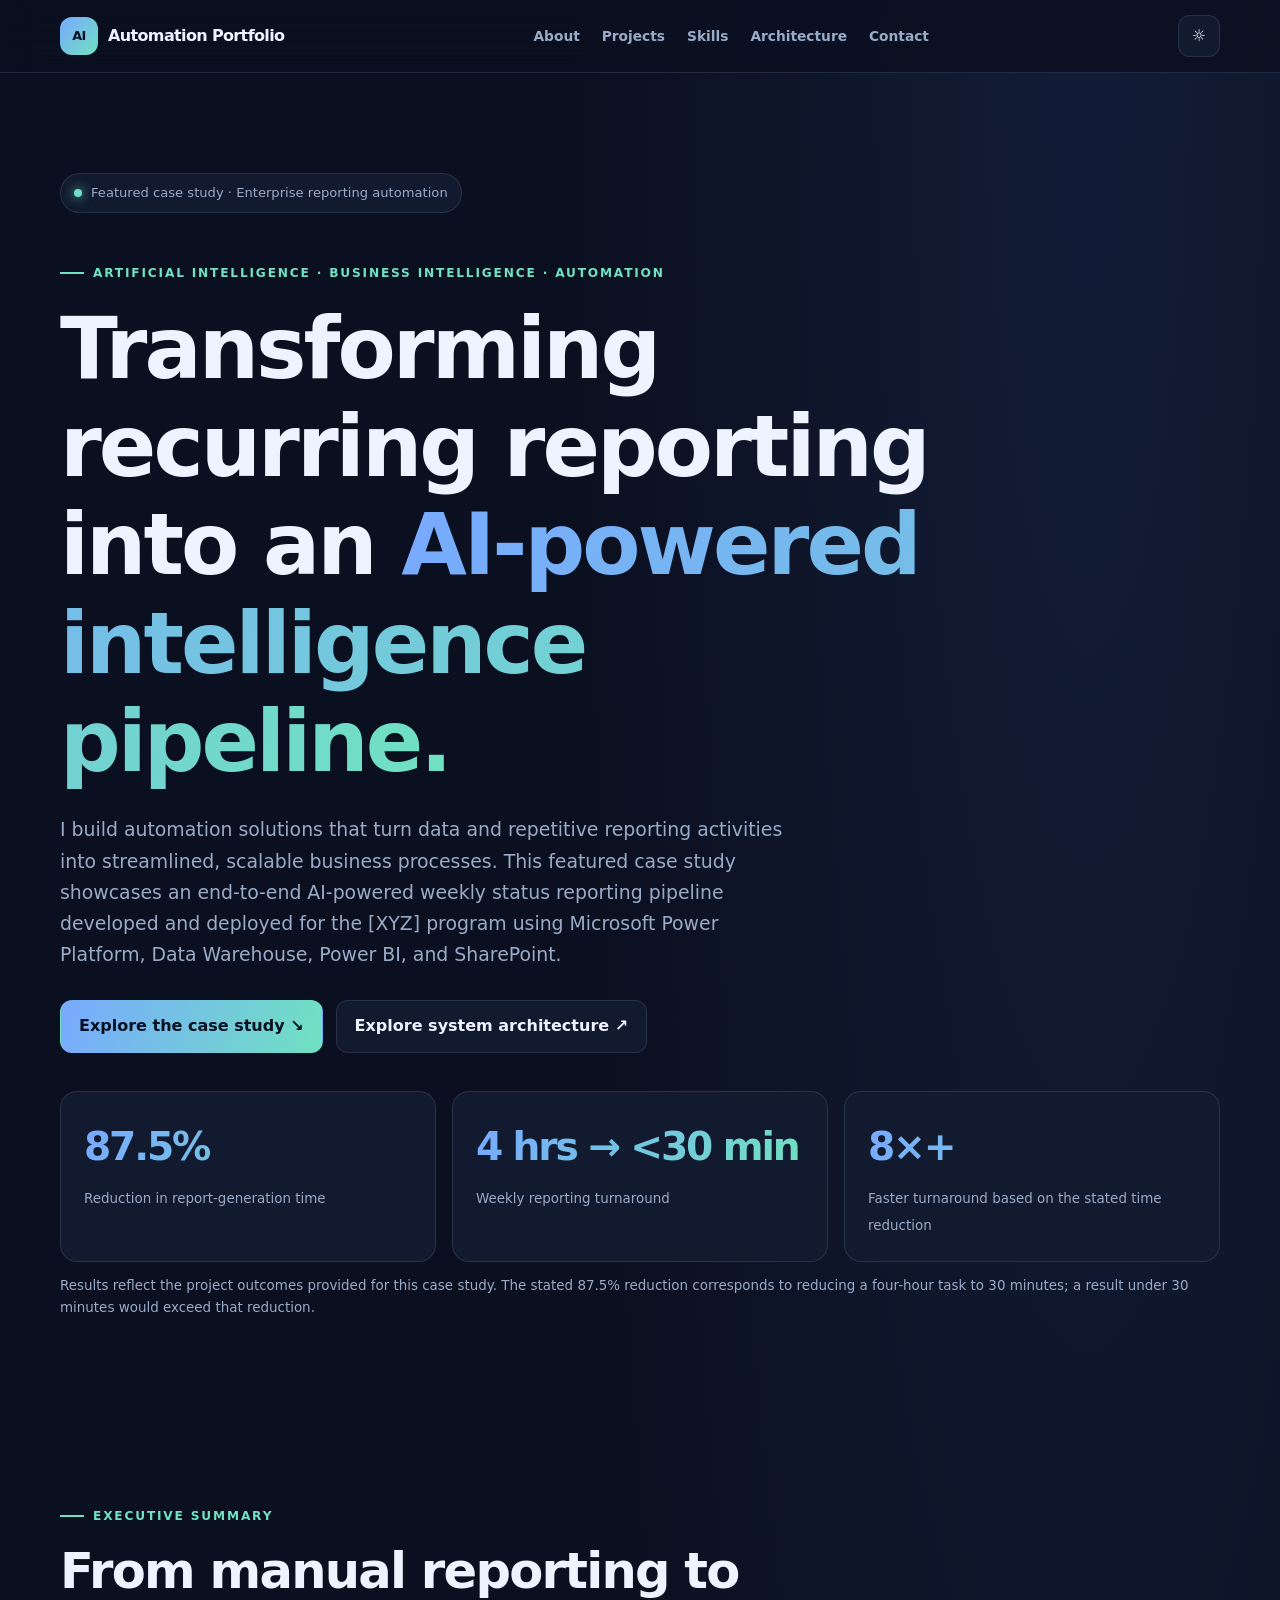
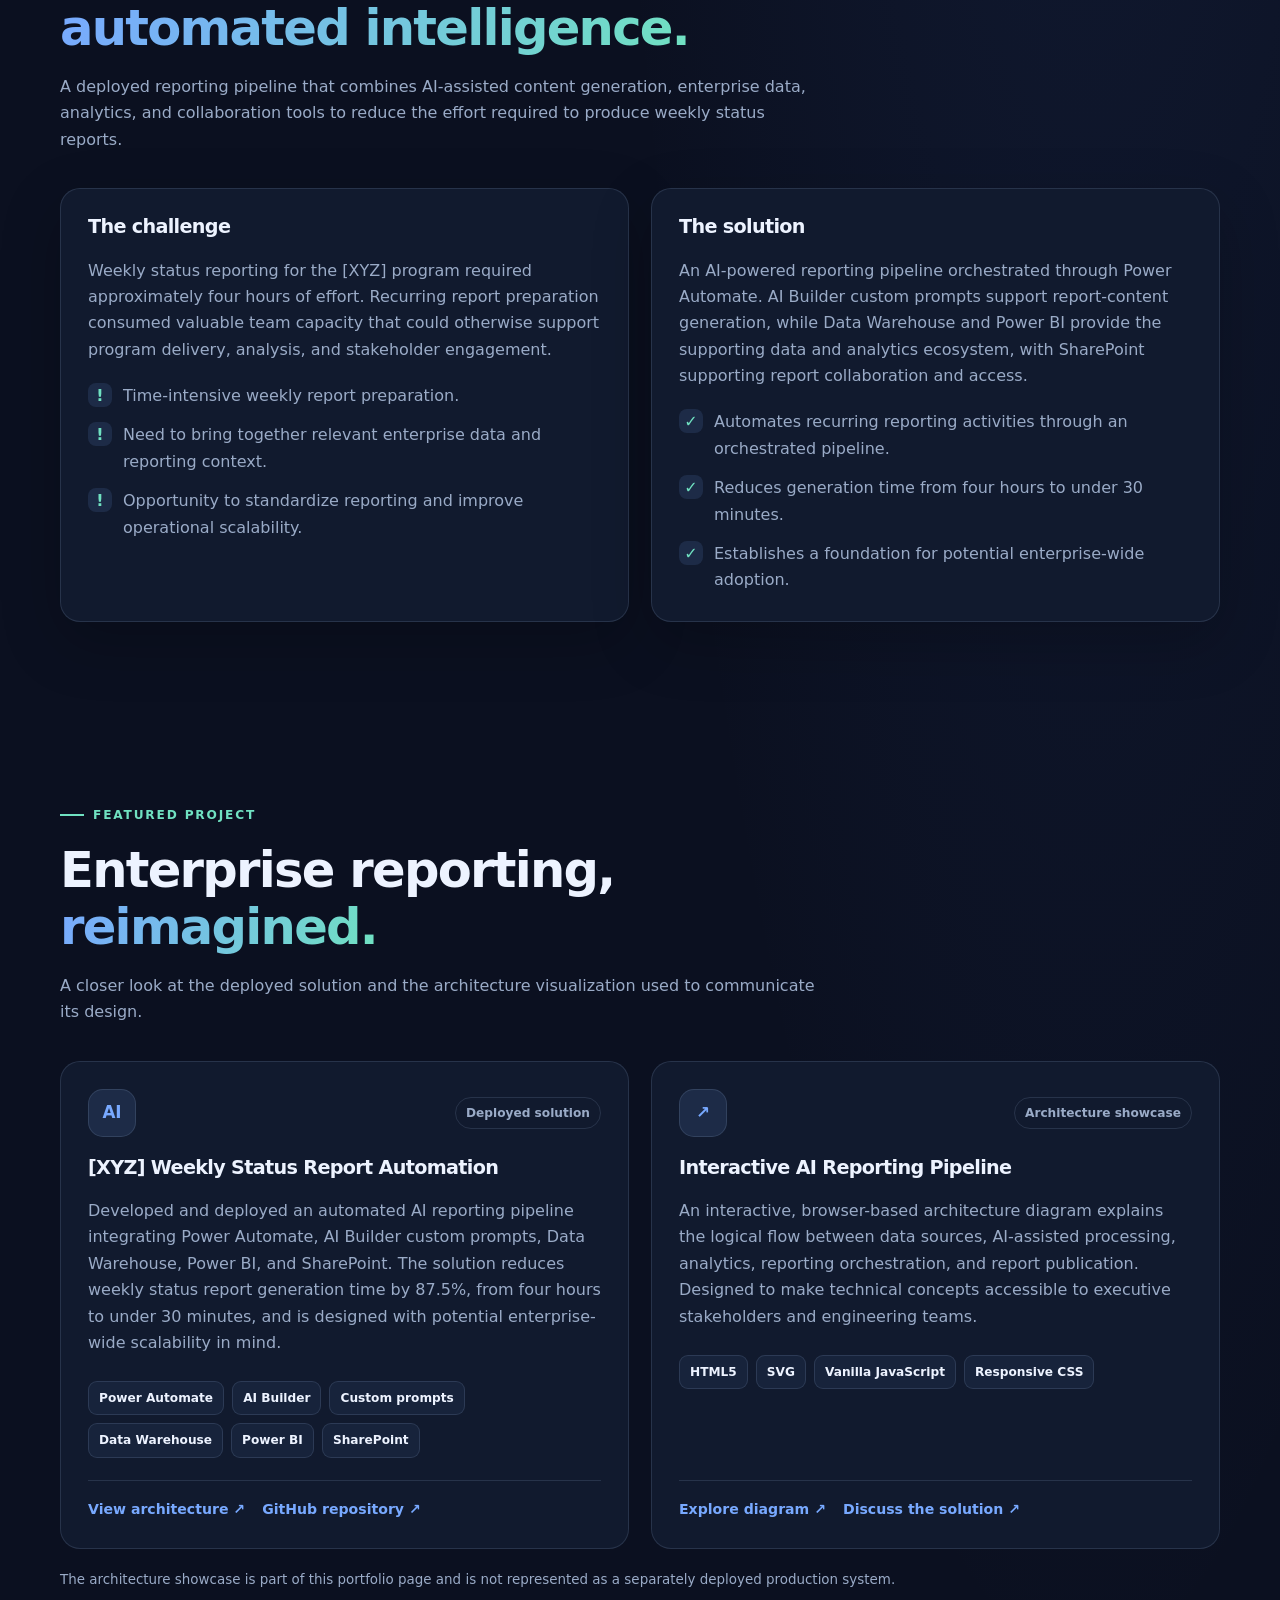
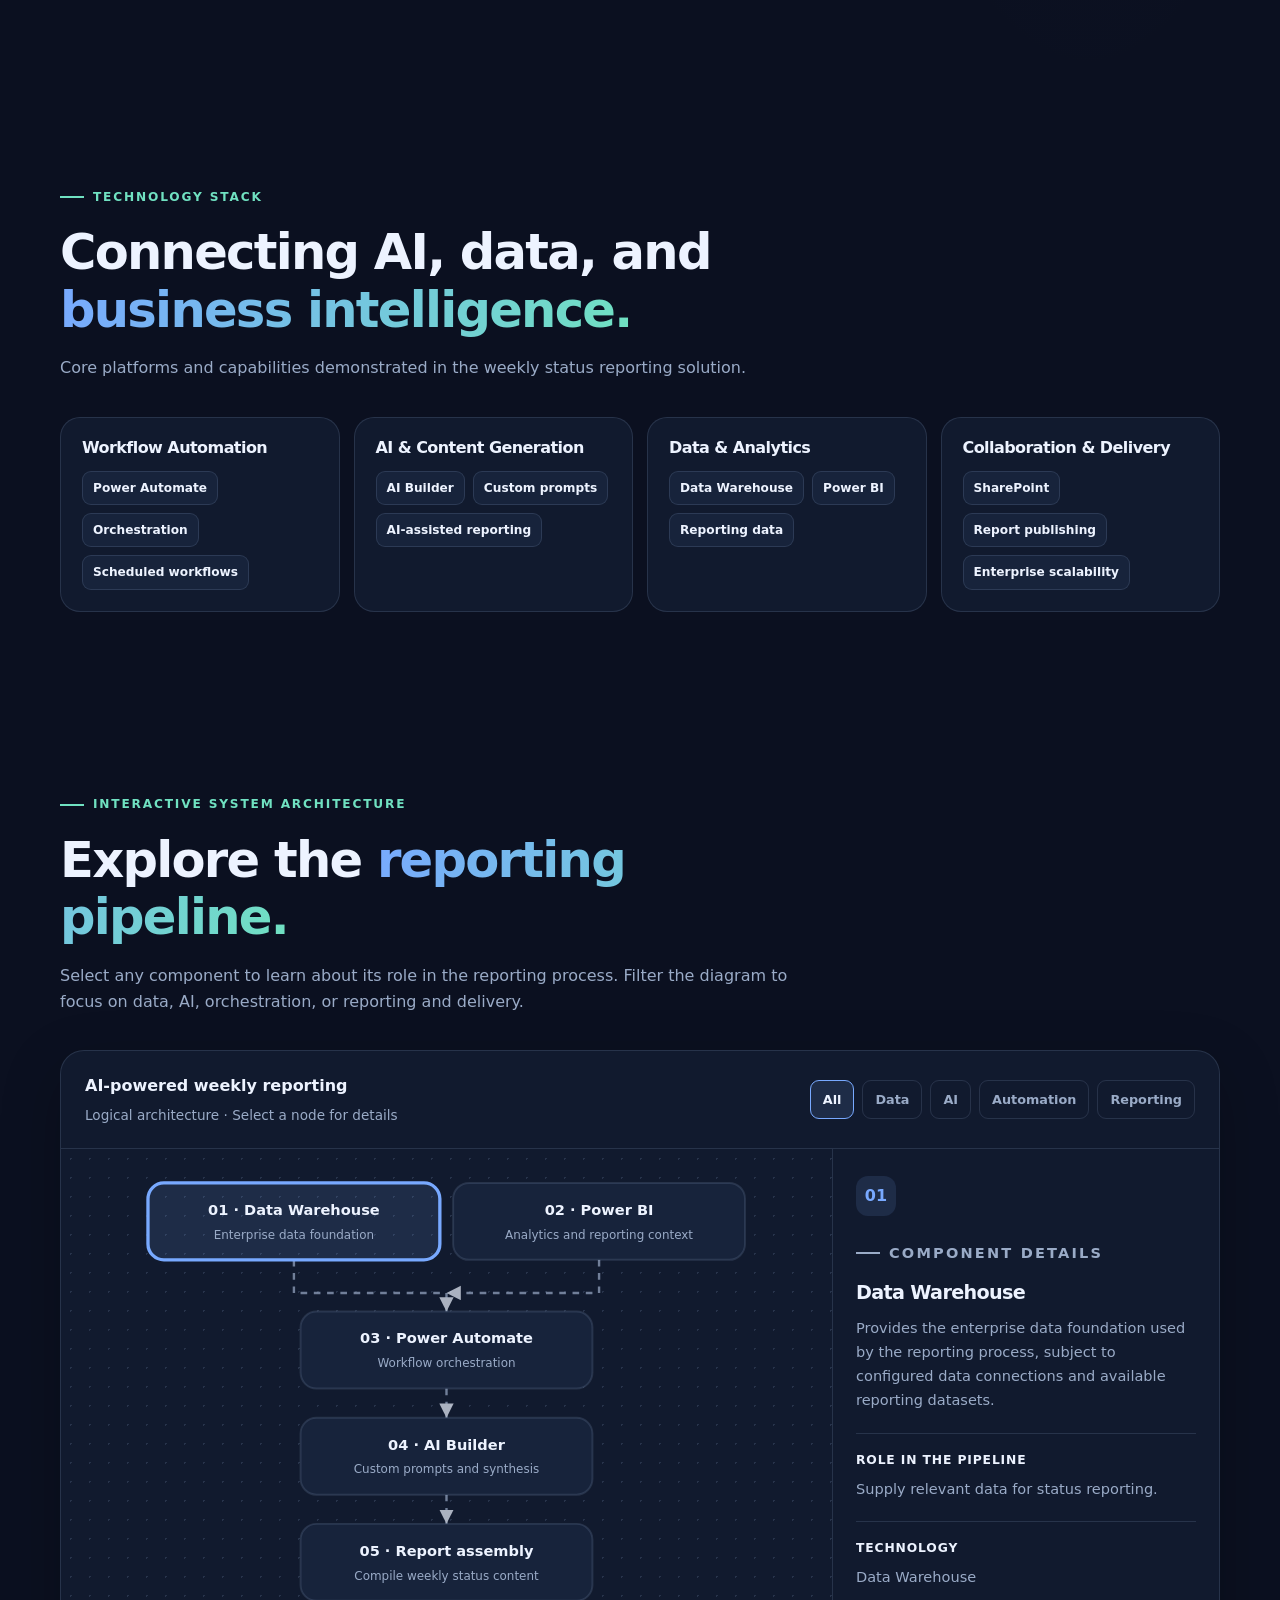
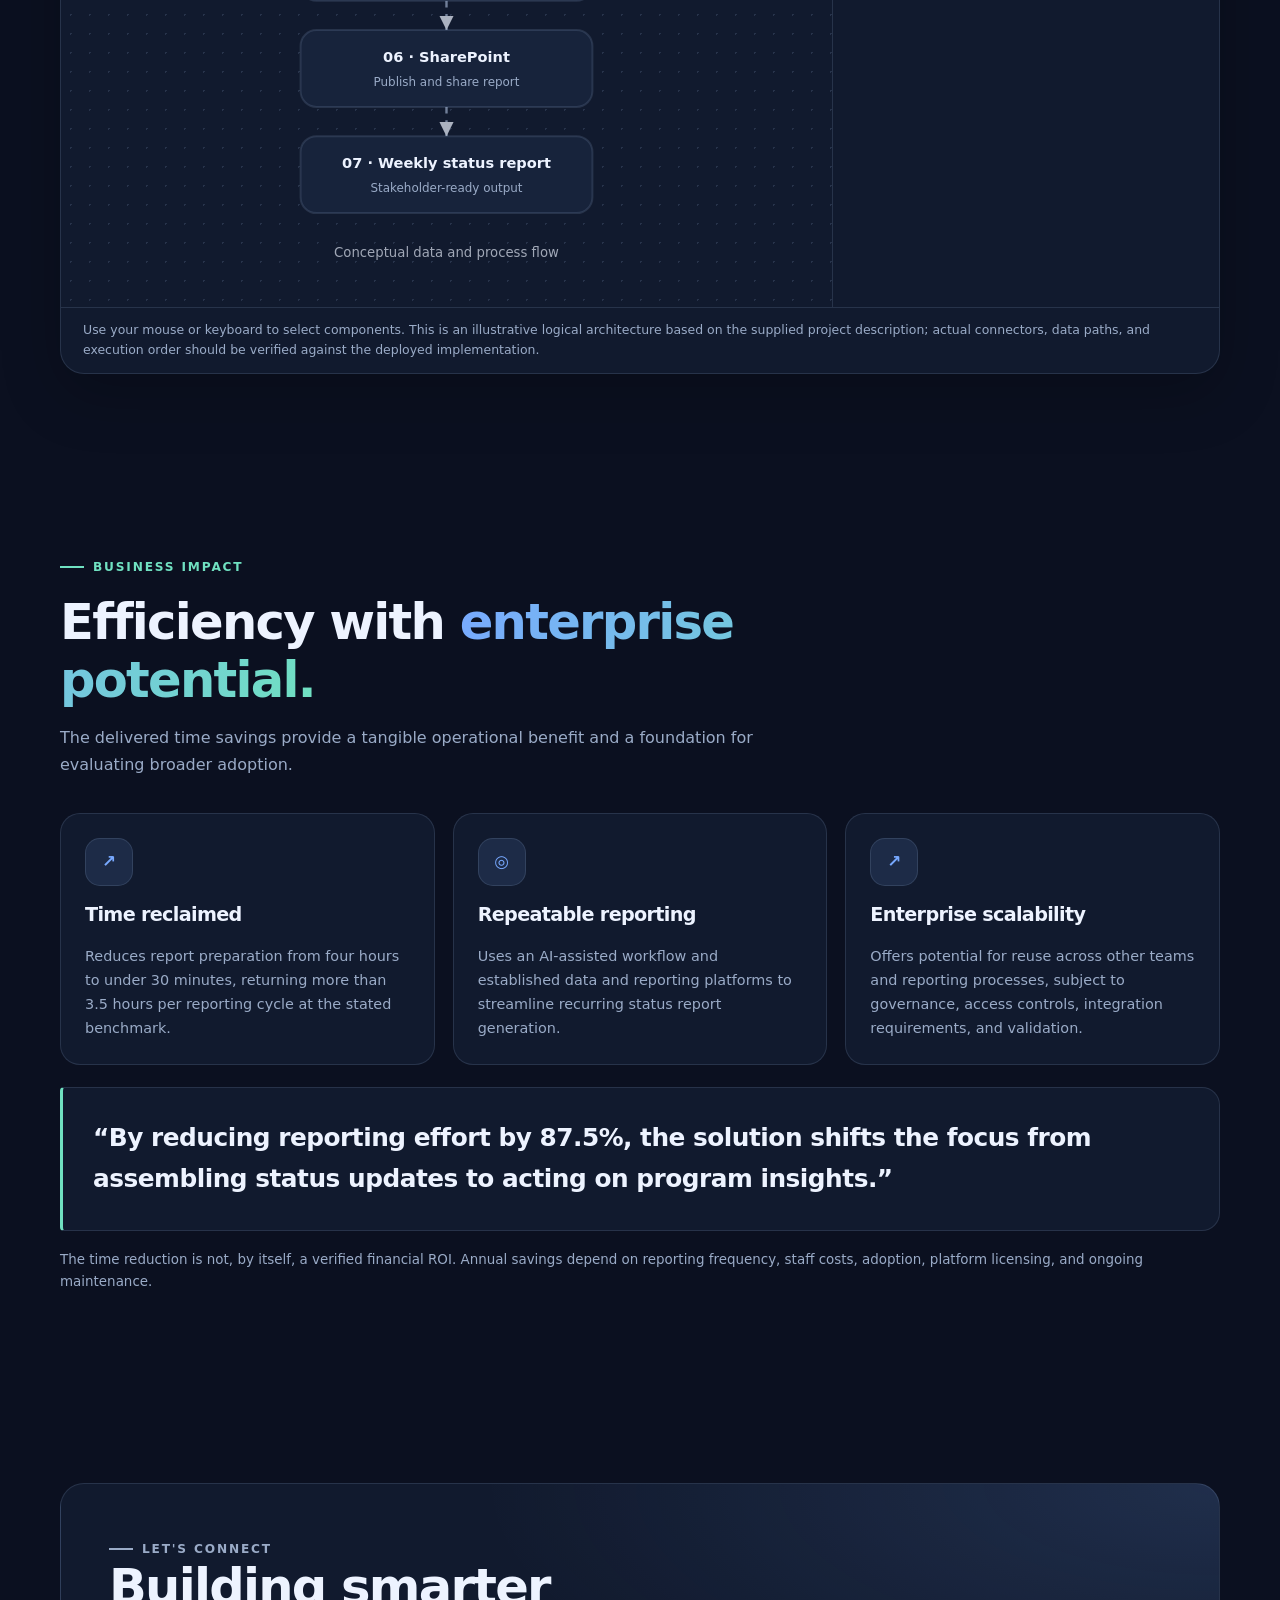
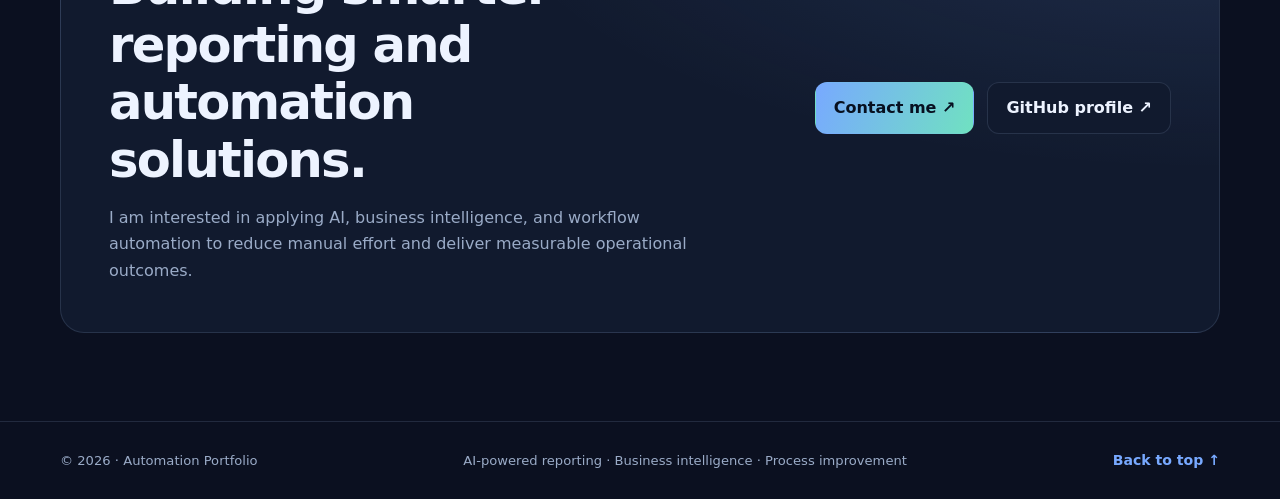
<file: testStatusReport.html>
<!DOCTYPE html>
<html lang="en">
<head>
  <meta charset="UTF-8">
  <meta name="viewport" content="width=device-width, initial-scale=1">
  <meta name="theme-color" content="#0b1020">
  <meta name="description" content="Executive case study: Automated AI-powered weekly status reporting for the [XYZ] program using Power Automate, AI Builder custom prompts, Data Warehouse, Power BI, and SharePoint.">
  <title>[XYZ] | AI-Powered Status Reporting</title>

  <style>
    :root {
      color-scheme: dark;
      --bg: #0b1020;
      --surface: #111a2e;
      --surface2: #17233b;
      --text: #edf3ff;
      --muted: #9aabc7;
      --border: rgba(157,180,219,.16);
      --accent: #78a9ff;
      --accent2: #70e1c1;
      --accent-soft: rgba(120,169,255,.12);
      --nav: rgba(11,16,32,.88);
      --shadow: 0 20px 60px rgba(0,0,0,.22);
      --radius: 20px;
      --max: 1160px;
    }

    [data-theme="light"] {
      color-scheme: light;
      --bg: #f5f7fc;
      --surface: #fff;
      --surface2: #edf2fb;
      --text: #17223b;
      --muted: #5e6d87;
      --border: rgba(35,55,95,.14);
      --accent: #245fce;
      --accent2: #087e69;
      --accent-soft: rgba(36,95,206,.09);
      --nav: rgba(245,247,252,.9);
      --shadow: 0 18px 50px rgba(29,48,85,.09);
    }

    * { box-sizing: border-box; }

    html {
      scroll-behavior: smooth;
      scroll-padding-top: 90px;
    }

    body {
      margin: 0;
      background:
        radial-gradient(ellipse at 85% 0%, rgba(72,119,220,.12), transparent 34%),
        var(--bg);
      color: var(--text);
      font-family: Inter, ui-sans-serif, system-ui, -apple-system,
        BlinkMacSystemFont, "Segoe UI", sans-serif;
      line-height: 1.65;
      transition: background .25s, color .25s;
    }

    a { color: inherit; text-decoration: none; }

    button, a { -webkit-tap-highlight-color: transparent; }

    button { font: inherit; }

    button:focus-visible, a:focus-visible, [tabindex]:focus-visible {
      outline: 3px solid var(--accent);
      outline-offset: 4px;
    }

    ::selection { background: var(--accent); color: #071020; }

    .container {
      width: min(var(--max), calc(100% - 44px));
      margin: 0 auto;
    }

    .section { padding: 88px 0; }

    .eyebrow {
      display: inline-flex;
      align-items: center;
      gap: 9px;
      margin-bottom: 17px;
      color: var(--accent2);
      font-size: .76rem;
      font-weight: 800;
      letter-spacing: .15em;
      text-transform: uppercase;
    }

    .eyebrow::before {
      content: "";
      width: 24px;
      height: 2px;
      background: currentColor;
    }

    h1, h2, h3 {
      margin-top: 0;
      line-height: 1.16;
      letter-spacing: -.035em;
    }

    h1 {
      max-width: 900px;
      margin-bottom: 23px;
      font-size: clamp(2.7rem, 7vw, 5.3rem);
      font-weight: 850;
    }

    h2 { margin-bottom: 16px; font-size: clamp(2rem, 4vw, 3.1rem); }
    h3 { font-size: 1.2rem; }
    p { margin-top: 0; }

    .gradient {
      color: var(--accent);
      background: linear-gradient(110deg, var(--accent), var(--accent2));
      background-clip: text;
      -webkit-background-clip: text;
      -webkit-text-fill-color: transparent;
    }

    .lead {
      max-width: 740px;
      color: var(--muted);
      font-size: clamp(1rem, 2vw, 1.18rem);
    }

    .muted { color: var(--muted); }
    .small { font-size: .84rem; }

    .navbar {
      position: sticky;
      top: 0;
      z-index: 100;
      border-bottom: 1px solid var(--border);
      background: var(--nav);
      backdrop-filter: blur(18px);
    }

    .nav-inner {
      min-height: 72px;
      display: flex;
      align-items: center;
      justify-content: space-between;
      gap: 20px;
    }

    .brand {
      display: inline-flex;
      align-items: center;
      gap: 10px;
      flex-shrink: 0;
      font-weight: 850;
      letter-spacing: -.04em;
    }

    .brand-mark {
      display: grid;
      place-items: center;
      width: 38px;
      height: 38px;
      border-radius: 12px;
      color: #071020;
      background: linear-gradient(135deg, var(--accent), var(--accent2));
      font-size: .8rem;
      font-weight: 900;
    }

    .nav-links {
      display: flex;
      align-items: center;
      gap: 22px;
    }

    .nav-links a {
      color: var(--muted);
      font-size: .86rem;
      font-weight: 650;
      transition: color .2s;
    }

    .nav-links a:hover { color: var(--accent); }

    .nav-controls { display: flex; gap: 8px; }

    .icon-btn {
      display: grid;
      place-items: center;
      width: 42px;
      height: 42px;
      border: 1px solid var(--border);
      border-radius: 12px;
      background: var(--surface);
      color: var(--text);
      cursor: pointer;
      transition: transform .2s, border-color .2s;
    }

    .icon-btn:hover { transform: translateY(-2px); border-color: var(--accent); }
    .menu-btn { display: none; }

    .hero { padding: 100px 0 78px; overflow: hidden; }

    .availability {
      display: inline-flex;
      align-items: center;
      gap: 9px;
      padding: 8px 13px;
      margin-bottom: 27px;
      border: 1px solid var(--border);
      border-radius: 999px;
      background: var(--surface);
      color: var(--muted);
      font-size: .82rem;
    }

    .dot {
      width: 8px;
      height: 8px;
      border-radius: 50%;
      background: var(--accent2);
      box-shadow: 0 0 12px var(--accent2);
    }

    .actions { display: flex; flex-wrap: wrap; gap: 13px; margin: 30px 0; }

    .btn {
      display: inline-flex;
      align-items: center;
      justify-content: center;
      gap: 9px;
      min-height: 48px;
      padding: 12px 18px;
      border: 1px solid var(--border);
      border-radius: 12px;
      background: var(--surface);
      color: var(--text);
      font-weight: 750;
      cursor: pointer;
      transition: transform .2s, box-shadow .2s, border-color .2s;
    }

    .btn:hover {
      transform: translateY(-3px);
      border-color: var(--accent);
      box-shadow: var(--shadow);
    }

    .btn-primary {
      border-color: transparent;
      background: linear-gradient(110deg, var(--accent), var(--accent2));
      color: #071020;
    }

    .metrics {
      display: grid;
      grid-template-columns: repeat(3, minmax(0,1fr));
      gap: 16px;
      margin-top: 38px;
    }

    .metric {
      padding: 23px;
      border: 1px solid var(--border);
      border-radius: 17px;
      background: var(--surface);
    }

    .metric-value {
      display: block;
      margin-bottom: 6px;
      font-size: clamp(1.7rem, 3.5vw, 2.45rem);
      font-weight: 850;
      letter-spacing: -.055em;
    }

    .metric-label { color: var(--muted); font-size: .84rem; }

    .section-heading { max-width: 770px; margin-bottom: 35px; }
    .section-heading > p:last-child { color: var(--muted); }

    .grid-two {
      display: grid;
      grid-template-columns: repeat(2, minmax(0,1fr));
      gap: 22px;
    }

    .panel, .project-card, .skill-group, .impact-card {
      border: 1px solid var(--border);
      border-radius: var(--radius);
      background: var(--surface);
    }

    .panel { padding: 27px; box-shadow: var(--shadow); }
    .panel p { color: var(--muted); }

    .check-list {
      display: grid;
      gap: 13px;
      padding: 0;
      margin: 20px 0 0;
      list-style: none;
    }

    .check-list li {
      display: flex;
      align-items: flex-start;
      gap: 11px;
      color: var(--muted);
    }

    .check {
      display: grid;
      place-items: center;
      flex-shrink: 0;
      width: 24px;
      height: 24px;
      border-radius: 8px;
      background: var(--accent-soft);
      color: var(--accent2);
      font-weight: 850;
    }

    .project-grid {
      display: grid;
      grid-template-columns: repeat(2, minmax(0,1fr));
      gap: 22px;
    }

    .project-card {
      display: flex;
      flex-direction: column;
      min-width: 0;
      padding: 27px;
      transition: transform .25s, border-color .25s, box-shadow .25s;
    }

    .project-card:hover {
      transform: translateY(-5px);
      border-color: var(--accent);
      box-shadow: var(--shadow);
    }

    .project-top {
      display: flex;
      align-items: center;
      justify-content: space-between;
      gap: 12px;
      margin-bottom: 20px;
    }

    .project-icon {
      display: grid;
      place-items: center;
      width: 48px;
      height: 48px;
      border: 1px solid var(--border);
      border-radius: 15px;
      background: var(--accent-soft);
      color: var(--accent);
      font-size: 1.05rem;
      font-weight: 850;
    }

    .pill, .tag {
      display: inline-flex;
      align-items: center;
      border: 1px solid var(--border);
      border-radius: 9px;
      font-size: .76rem;
      font-weight: 650;
    }

    .pill {
      padding: 5px 10px;
      border-radius: 999px;
      color: var(--muted);
    }

    .project-card > p { color: var(--muted); }

    .tag-list { display: flex; flex-wrap: wrap; gap: 8px; margin: 9px 0 22px; }

    .tag {
      padding: 6px 10px;
      background: var(--surface2);
      color: var(--text);
    }

    .project-links {
      display: flex;
      flex-wrap: wrap;
      gap: 17px;
      margin-top: auto;
      padding-top: 17px;
      border-top: 1px solid var(--border);
    }

    .text-link { color: var(--accent); font-size: .88rem; font-weight: 750; }
    .text-link:hover { text-decoration: underline; }

    .skills-grid {
      display: grid;
      grid-template-columns: repeat(4, minmax(0,1fr));
      gap: 14px;
    }

    .skill-group { padding: 21px; }
    .skill-group h3 { font-size: 1rem; margin-bottom: 14px; }
    .skill-group .tag-list { margin-bottom: 0; }

    /* Interactive architecture */
    .diagram-shell {
      overflow: hidden;
      border: 1px solid var(--border);
      border-radius: 24px;
      background: var(--surface);
      box-shadow: var(--shadow);
    }

    .diagram-toolbar {
      display: flex;
      flex-wrap: wrap;
      align-items: center;
      justify-content: space-between;
      gap: 16px;
      padding: 22px 24px;
      border-bottom: 1px solid var(--border);
    }

    .diagram-toolbar strong { font-size: 1rem; }
    .diagram-toolbar p { margin: 4px 0 0; color: var(--muted); font-size: .85rem; }

    .filters { display: flex; flex-wrap: wrap; gap: 8px; }

    .filter-btn {
      padding: 8px 12px;
      border: 1px solid var(--border);
      border-radius: 9px;
      background: transparent;
      color: var(--muted);
      font-size: .8rem;
      font-weight: 700;
      cursor: pointer;
    }

    .filter-btn.active, .filter-btn:hover {
      border-color: var(--accent);
      background: var(--accent-soft);
      color: var(--text);
    }

    .diagram-layout {
      display: grid;
      grid-template-columns: minmax(0,1.6fr) minmax(245px,.8fr);
    }

    .diagram-canvas {
      min-width: 0;
      padding: 14px;
      border-right: 1px solid var(--border);
      background-image: radial-gradient(var(--border) 1px, transparent 1px);
      background-size: 19px 19px;
    }

    .diagram-canvas svg { display: block; width: 100%; height: auto; }

    .edge {
      fill: none;
      stroke: var(--muted);
      stroke-width: 1.8;
      stroke-dasharray: 5 5;
      opacity: .7;
      marker-end: url(#arrow);
    }

    .node { cursor: pointer; transition: opacity .2s; outline: none; }
    .node rect {
      fill: var(--surface2);
      stroke: var(--border);
      stroke-width: 1.5;
      rx: 12;
      transition: fill .2s, stroke .2s;
    }

    .node text {
      fill: var(--text);
      font-size: 11px;
      font-weight: 700;
      text-anchor: middle;
      pointer-events: none;
    }

    .node .sub {
      fill: var(--muted);
      font-size: 9px;
      font-weight: 500;
    }

    .node:hover rect, .node:focus rect, .node.selected rect {
      fill: var(--accent-soft);
      stroke: var(--accent);
      stroke-width: 2.5;
    }

    .node.dimmed { opacity: .12; pointer-events: none; }

    .diagram-info { padding: 27px 23px; }
    .info-number {
      display: grid;
      place-items: center;
      width: 40px;
      height: 40px;
      margin-bottom: 20px;
      border-radius: 12px;
      background: var(--accent-soft);
      color: var(--accent);
      font-weight: 850;
    }

    .diagram-info h3 { margin-bottom: 12px; }
    .diagram-info p { color: var(--muted); font-size: .91rem; }

    .info-meta { margin-top: 20px; padding-top: 16px; border-top: 1px solid var(--border); }
    .info-meta strong {
      display: block;
      margin-bottom: 7px;
      font-size: .77rem;
      letter-spacing: .07em;
      text-transform: uppercase;
    }

    .diagram-hint {
      padding: 12px 22px;
      border-top: 1px solid var(--border);
      color: var(--muted);
      font-size: .78rem;
    }

    .impact-grid {
      display: grid;
      grid-template-columns: repeat(3,minmax(0,1fr));
      gap: 18px;
    }

    .impact-card { padding: 24px; }
    .impact-card .project-icon { margin-bottom: 18px; }
    .impact-card p { margin-bottom: 0; color: var(--muted); font-size: .9rem; }

    .callout {
      padding: 30px;
      border: 1px solid var(--border);
      border-left: 3px solid var(--accent2);
      border-radius: 4px 18px 18px 4px;
      background: var(--surface);
    }

    .callout p {
      margin: 0;
      font-size: clamp(1.15rem,2.5vw,1.55rem);
      font-weight: 650;
      letter-spacing: -.02em;
    }

    .contact-panel {
      display: flex;
      align-items: center;
      justify-content: space-between;
      gap: 30px;
      padding: clamp(25px,5vw,48px);
      border: 1px solid var(--border);
      border-radius: 24px;
      background:
        radial-gradient(ellipse at 100% 0%, rgba(120,169,255,.14), transparent 45%),
        var(--surface);
    }

    .contact-panel h2 { max-width: 560px; }
    .contact-panel p { max-width: 590px; margin-bottom: 0; color: var(--muted); }

    footer {
      padding: 27px 0;
      border-top: 1px solid var(--border);
      color: var(--muted);
      font-size: .82rem;
    }

    .footer-inner {
      display: flex;
      flex-wrap: wrap;
      align-items: center;
      justify-content: space-between;
      gap: 14px;
    }

    @media (prefers-reduced-motion: reduce) {
      *, *::before, *::after {
        scroll-behavior: auto !important;
        animation-duration: .01ms !important;
        transition-duration: .01ms !important;
      }
    }

    @media (max-width: 900px) {
      .nav-links { gap: 12px; }
      .nav-links a { font-size: .78rem; }
      .skills-grid { grid-template-columns: repeat(2,minmax(0,1fr)); }
      .diagram-layout { grid-template-columns: 1fr; }
      .diagram-canvas { border-right: 0; border-bottom: 1px solid var(--border); }
    }

    @media (max-width: 680px) {
      .container { width: calc(100% - 30px); }
      .section { padding: 65px 0; }
      .hero { padding: 72px 0 55px; }

      .nav-inner { min-height: 65px; flex-wrap: wrap; gap: 10px; }
      .menu-btn { display: grid; }
      .nav-controls { margin-left: auto; }

      .nav-links {
        display: none;
        order: 3;
        width: 100%;
        flex-direction: column;
        align-items: stretch;
        gap: 0;
        padding-bottom: 12px;
      }

      .nav-links.open { display: flex; }
      .nav-links a {
        padding: 11px 4px;
        border-top: 1px solid var(--border);
        font-size: .92rem;
      }

      .metrics, .grid-two, .project-grid, .impact-grid { grid-template-columns: 1fr; }
      .contact-panel { align-items: flex-start; flex-direction: column; }
      .diagram-toolbar { align-items: flex-start; flex-direction: column; }
      .diagram-canvas { padding: 5px; }
      .diagram-info { padding: 22px; }
    }

    @media (max-width: 390px) {
      .skills-grid { grid-template-columns: 1fr; }
      .actions .btn { width: 100%; }
    }
  </style>
</head>

<body>
  <header class="navbar">
    <div class="container nav-inner">
      <a class="brand" href="#about" aria-label="Portfolio home">
        <span class="brand-mark">AI</span>
        <span>Automation Portfolio</span>
      </a>

      <nav class="nav-links" id="navLinks" aria-label="Main navigation">
        <a href="#about">About</a>
        <a href="#projects">Projects</a>
        <a href="#skills">Skills</a>
        <a href="#architecture">Architecture</a>
        <a href="#contact">Contact</a>
      </nav>

      <div class="nav-controls">
        <button class="icon-btn" id="themeToggle"
          aria-label="Switch to light theme" title="Toggle theme">
          <span id="themeIcon" aria-hidden="true">☼</span>
        </button>
        <button class="icon-btn menu-btn" id="menuToggle"
          aria-label="Open navigation menu" aria-expanded="false"
          aria-controls="navLinks">☰</button>
      </div>
    </div>
  </header>

  <main>
    <!-- HERO -->
    <section class="hero" id="about">
      <div class="container">
        <div class="availability">
          <span class="dot"></span>
          Featured case study · Enterprise reporting automation
        </div>
<p </p>
        <p class="eyebrow">Artificial Intelligence · Business Intelligence · Automation</p>

        <h1>
          Transforming recurring reporting into an
          <span class="gradient">AI-powered intelligence pipeline.</span>
        </h1>

        <p class="lead">
          I build automation solutions that turn data and repetitive reporting
          activities into streamlined, scalable business processes. This
          featured case study showcases an end-to-end AI-powered weekly status reporting
          pipeline developed and deployed for the [XYZ] program using
          Microsoft Power Platform, Data Warehouse, Power BI, and SharePoint.
        </p>

        <div class="actions">
          <a class="btn btn-primary" href="#projects">Explore the case study ↘</a>
          <a class="btn" href="#architecture">Explore system architecture ↗</a>
        </div>

        <div class="metrics" aria-label="Project results">
          <article class="metric">
            <span class="metric-value gradient">87.5%</span>
            <span class="metric-label">Reduction in report-generation time</span>
          </article>
          <article class="metric">
            <span class="metric-value gradient">4 hrs → &lt;30 min</span>
            <span class="metric-label">Weekly reporting turnaround</span>
          </article>
          <article class="metric">
            <span class="metric-value gradient">8×+</span>
            <span class="metric-label">Faster turnaround based on the stated time reduction</span>
          </article>
        </div>

        <p class="small muted" style="margin-top:13px">
          Results reflect the project outcomes provided for this case study.
          The stated 87.5% reduction corresponds to reducing a four-hour task
          to 30 minutes; a result under 30 minutes would exceed that reduction.
        </p>
      </div>
    </section>

    <!-- EXECUTIVE SUMMARY -->
    <section class="section" id="overview">
      <div class="container">
        <div class="section-heading">
          <p class="eyebrow">Executive summary</p>
          <h2>From manual reporting to <span class="gradient">automated intelligence.</span></h2>
          <p>
            A deployed reporting pipeline that combines AI-assisted content
            generation, enterprise data, analytics, and collaboration tools
            to reduce the effort required to produce weekly status reports.
          </p>
        </div>

        <div class="grid-two">
          <article class="panel">
            <h3>The challenge</h3>
            <p>
              Weekly status reporting for the [XYZ] program required
              approximately four hours of effort. Recurring report preparation
              consumed valuable team capacity that could otherwise support
              program delivery, analysis, and stakeholder engagement.
            </p>
            <ul class="check-list">
              <li><span class="check">!</span><span>Time-intensive weekly report preparation.</span></li>
              <li><span class="check">!</span><span>Need to bring together relevant enterprise data and reporting context.</span></li>
              <li><span class="check">!</span><span>Opportunity to standardize reporting and improve operational scalability.</span></li>
            </ul>
          </article>

          <article class="panel">
            <h3>The solution</h3>
            <p>
              An AI-powered reporting pipeline orchestrated through Power
              Automate. AI Builder custom prompts support report-content
              generation, while Data Warehouse and Power BI provide the
              supporting data and analytics ecosystem, with SharePoint
              supporting report collaboration and access.
            </p>
            <ul class="check-list">
              <li><span class="check">✓</span><span>Automates recurring reporting activities through an orchestrated pipeline.</span></li>
              <li><span class="check">✓</span><span>Reduces generation time from four hours to under 30 minutes.</span></li>
              <li><span class="check">✓</span><span>Establishes a foundation for potential enterprise-wide adoption.</span></li>
            </ul>
          </article>
        </div>
      </div>
    </section>

    <!-- PROJECT PORTFOLIO -->
    <section class="section" id="projects">
      <div class="container">
        <div class="section-heading">
          <p class="eyebrow">Featured project</p>
          <h2>Enterprise reporting, <span class="gradient">reimagined.</span></h2>
          <p>
            A closer look at the deployed solution and the architecture
            visualization used to communicate its design.
          </p>
        </div>

        <div class="project-grid">
          <article class="project-card">
            <div class="project-top">
              <div class="project-icon" aria-hidden="true">AI</div>
              <span class="pill">Deployed solution</span>
            </div>

            <h3>[XYZ] Weekly Status Report Automation</h3>
            <p>
              Developed and deployed an automated AI reporting pipeline
              integrating Power Automate, AI Builder custom prompts, Data
              Warehouse, Power BI, and SharePoint. The solution reduces
              weekly status report generation time by 87.5%, from four
              hours to under 30 minutes, and is designed with potential
              enterprise-wide scalability in mind.
            </p>

            <div class="tag-list" aria-label="Technologies">
              <span class="tag">Power Automate</span>
              <span class="tag">AI Builder</span>
              <span class="tag">Custom prompts</span>
              <span class="tag">Data Warehouse</span>
              <span class="tag">Power BI</span>
              <span class="tag">SharePoint</span>
            </div>

            <div class="project-links">
              <a class="text-link" href="#architecture">View architecture ↗</a>
              <a class="text-link" href="https://github.com/YOUR-USERNAME/YOUR-REPOSITORY"
                 target="_blank" rel="noopener noreferrer">GitHub repository ↗</a>
            </div>
          </article>

          <article class="project-card">
            <div class="project-top">
              <div class="project-icon" aria-hidden="true">↗</div>
              <span class="pill">Architecture showcase</span>
            </div>

            <h3>Interactive AI Reporting Pipeline</h3>
            <p>
              An interactive, browser-based architecture diagram explains
              the logical flow between data sources, AI-assisted processing,
              analytics, reporting orchestration, and report publication.
              Designed to make technical concepts accessible to executive
              stakeholders and engineering teams.
            </p>

            <div class="tag-list">
              <span class="tag">HTML5</span>
              <span class="tag">SVG</span>
              <span class="tag">Vanilla JavaScript</span>
              <span class="tag">Responsive CSS</span>
            </div>

            <div class="project-links">
              <a class="text-link" href="#architecture">Explore diagram ↗</a>
              <a class="text-link" href="#contact">Discuss the solution ↗</a>
            </div>
          </article>
        </div>

        <p class="small muted" style="margin-top:20px">
          The architecture showcase is part of this portfolio page and is not
          represented as a separately deployed production system.
        </p>
      </div>
    </section>

    <!-- SKILLS -->
    <section class="section" id="skills">
      <div class="container">
        <div class="section-heading">
          <p class="eyebrow">Technology stack</p>
          <h2>Connecting AI, data, and <span class="gradient">business intelligence.</span></h2>
          <p>
            Core platforms and capabilities demonstrated in the weekly
            status reporting solution.
          </p>
        </div>

        <div class="skills-grid">
          <article class="skill-group">
            <h3>Workflow Automation</h3>
            <div class="tag-list">
              <span class="tag">Power Automate</span>
              <span class="tag">Orchestration</span>
              <span class="tag">Scheduled workflows</span>
            </div>
          </article>

          <article class="skill-group">
            <h3>AI & Content Generation</h3>
            <div class="tag-list">
              <span class="tag">AI Builder</span>
              <span class="tag">Custom prompts</span>
              <span class="tag">AI-assisted reporting</span>
            </div>
          </article>

          <article class="skill-group">
            <h3>Data & Analytics</h3>
            <div class="tag-list">
              <span class="tag">Data Warehouse</span>
              <span class="tag">Power BI</span>
              <span class="tag">Reporting data</span>
            </div>
          </article>

          <article class="skill-group">
            <h3>Collaboration & Delivery</h3>
            <div class="tag-list">
              <span class="tag">SharePoint</span>
              <span class="tag">Report publishing</span>
              <span class="tag">Enterprise scalability</span>
            </div>
          </article>
        </div>
      </div>
    </section>

    <!-- INTERACTIVE ARCHITECTURE -->
    <section class="section" id="architecture">
      <div class="container">
        <div class="section-heading">
          <p class="eyebrow">Interactive system architecture</p>
          <h2>Explore the <span class="gradient">reporting pipeline.</span></h2>
          <p>
            Select any component to learn about its role in the reporting
            process. Filter the diagram to focus on data, AI, orchestration,
            or reporting and delivery.
          </p>
        </div>

        <div class="diagram-shell">
          <div class="diagram-toolbar">
            <div>
              <strong>AI-powered weekly reporting</strong>
              <p>Logical architecture · Select a node for details</p>
            </div>

            <div class="filters" role="group" aria-label="Filter architecture">
              <button class="filter-btn active" data-filter="all" aria-pressed="true">All</button>
              <button class="filter-btn" data-filter="data" aria-pressed="false">Data</button>
              <button class="filter-btn" data-filter="ai" aria-pressed="false">AI</button>
              <button class="filter-btn" data-filter="flow" aria-pressed="false">Automation</button>
              <button class="filter-btn" data-filter="output" aria-pressed="false">Reporting</button>
            </div>
          </div>

          <div class="diagram-layout">
            <div class="diagram-canvas">
              <svg viewBox="0 0 560 550" role="group"
                aria-label="Interactive AI reporting architecture diagram">
                <defs>
                  <marker id="arrow" markerWidth="8" markerHeight="8"
                    refX="6" refY="3" orient="auto">
                    <path d="M0,0 L6,3 L0,6 Z" fill="currentColor"></path>
                  </marker>
                </defs>

                <!-- Data feeds -->
                <path class="edge" d="M165 73 V98 H280 V112"></path>
                <path class="edge" d="M395 73 V98 H280"></path>

                <!-- Main pipeline -->
                <path class="edge" d="M280 170 V192"></path>
                <path class="edge" d="M280 250 V272"></path>
                <path class="edge" d="M280 330 V352"></path>
                <path class="edge" d="M280 410 V432"></path>

                <g class="node selected" tabindex="0" role="button"
                  aria-label="Data Warehouse"
                  data-id="warehouse" data-category="data"
                  transform="translate(55 15)">
                  <rect width="220" height="58"></rect>
                  <text x="110" y="24">01 · Data Warehouse</text>
                  <text class="sub" x="110" y="42">Enterprise data foundation</text>
                </g>

                <g class="node" tabindex="0" role="button"
                  aria-label="Power BI"
                  data-id="powerbi" data-category="data"
                  transform="translate(285 15)">
                  <rect width="220" height="58"></rect>
                  <text x="110" y="24">02 · Power BI</text>
                  <text class="sub" x="110" y="42">Analytics and reporting context</text>
                </g>

                <g class="node" tabindex="0" role="button"
                  aria-label="Power Automate"
                  data-id="automate" data-category="flow"
                  transform="translate(170 112)">
                  <rect width="220" height="58"></rect>
                  <text x="110" y="24">03 · Power Automate</text>
                  <text class="sub" x="110" y="42">Workflow orchestration</text>
                </g>

                <g class="node" tabindex="0" role="button"
                  aria-label="AI Builder custom prompts"
                  data-id="ai" data-category="ai"
                  transform="translate(170 192)">
                  <rect width="220" height="58"></rect>
                  <text x="110" y="24">04 · AI Builder</text>
                  <text class="sub" x="110" y="42">Custom prompts and synthesis</text>
                </g>

                <g class="node" tabindex="0" role="button"
                  aria-label="Report assembly"
                  data-id="assembly" data-category="flow"
                  transform="translate(170 272)">
                  <rect width="220" height="58"></rect>
                  <text x="110" y="24">05 · Report assembly</text>
                  <text class="sub" x="110" y="42">Compile weekly status content</text>
                </g>

                <g class="node" tabindex="0" role="button"
                  aria-label="SharePoint publication"
                  data-id="sharepoint" data-category="output"
                  transform="translate(170 352)">
                  <rect width="220" height="58"></rect>
                  <text x="110" y="24">06 · SharePoint</text>
                  <text class="sub" x="110" y="42">Publish and share report</text>
                </g>

                <g class="node" tabindex="0" role="button"
                  aria-label="Weekly status report"
                  data-id="report" data-category="output"
                  transform="translate(170 432)">
                  <rect width="220" height="58"></rect>
                  <text x="110" y="24">07 · Weekly status report</text>
                  <text class="sub" x="110" y="42">Stakeholder-ready output</text>
                </g>

                <text x="280" y="523" text-anchor="middle"
                  fill="currentColor" opacity=".65" font-size="10">
                  Conceptual data and process flow
                </text>
              </svg>
            </div>

            <aside class="diagram-info" aria-live="polite" aria-atomic="true">
              <span class="info-number" id="infoNumber">01</span>
              <p class="eyebrow">Component details</p>
              <h3 id="infoTitle">Data Warehouse</h3>
              <p id="infoDescription">
                Provides the enterprise data foundation used by the reporting
                process, subject to the configured data connections and
                available reporting datasets.
              </p>

              <div class="info-meta">
                <strong>Role in the pipeline</strong>
                <p id="infoRole">Supply relevant data for status reporting.</p>
              </div>

              <div class="info-meta">
                <strong>Technology</strong>
                <p id="infoTechnology">Data Warehouse</p>
              </div>
            </aside>
          </div>

          <div class="diagram-hint">
            Use your mouse or keyboard to select components. This is an
            illustrative logical architecture based on the supplied project
            description; actual connectors, data paths, and execution order
            should be verified against the deployed implementation.
          </div>
        </div>
      </div>
    </section>

    <!-- BUSINESS IMPACT -->
    <section class="section" id="impact">
      <div class="container">
        <div class="section-heading">
          <p class="eyebrow">Business impact</p>
          <h2>Efficiency with <span class="gradient">enterprise potential.</span></h2>
          <p>
            The delivered time savings provide a tangible operational benefit
            and a foundation for evaluating broader adoption.
          </p>
        </div>

        <div class="impact-grid">
          <article class="impact-card">
            <div class="project-icon" aria-hidden="true">↗</div>
            <h3>Time reclaimed</h3>
            <p>
              Reduces report preparation from four hours to under 30 minutes,
              returning more than 3.5 hours per reporting cycle at the stated
              benchmark.
            </p>
          </article>

          <article class="impact-card">
            <div class="project-icon" aria-hidden="true">◎</div>
            <h3>Repeatable reporting</h3>
            <p>
              Uses an AI-assisted workflow and established data and reporting
              platforms to streamline recurring status report generation.
            </p>
          </article>

          <article class="impact-card">
            <div class="project-icon" aria-hidden="true">↗</div>
            <h3>Enterprise scalability</h3>
            <p>
              Offers potential for reuse across other teams and reporting
              processes, subject to governance, access controls, integration
              requirements, and validation.
            </p>
          </article>
        </div>

        <div class="callout" style="margin-top:22px">
          <p>
            “By reducing reporting effort by 87.5%, the solution shifts the
            focus from assembling status updates to acting on program insights.”
          </p>
        </div>

        <p class="small muted" style="margin-top:18px">
          The time reduction is not, by itself, a verified financial ROI.
          Annual savings depend on reporting frequency, staff costs,
          adoption, platform licensing, and ongoing maintenance.
        </p>
      </div>
    </section>

    <!-- CONTACT -->
    <section class="section" id="contact">
      <div class="container">
        <div class="contact-panel">
          <div>
            <p class="eyebrow">Let's connect</p>
            <h2>Building smarter reporting and automation solutions.</h2>
            <p>
              I am interested in applying AI, business intelligence, and
              workflow automation to reduce manual effort and deliver
              measurable operational outcomes.
            </p>
          </div>

          <div class="actions" style="margin:0;flex-shrink:0">
            <a class="btn btn-primary"
              href="mailto:YOUR-EMAIL@example.com?subject=AI%20Reporting%20Automation">
              Contact me ↗
            </a>
            <a class="btn" href="https://github.com/YOUR-USERNAME"
              target="_blank" rel="noopener noreferrer">
              GitHub profile ↗
            </a>
          </div>
        </div>
      </div>
    </section>
  </main>

  <footer>
    <div class="container footer-inner">
      <span>© <span id="currentYear"></span> · Automation Portfolio</span>
      <span>AI-powered reporting · Business intelligence · Process improvement</span>
      <a class="text-link" href="#about">Back to top ↑</a>
    </div>
  </footer>

  <script>
    /* Theme toggle */
    const themeToggle = document.getElementById("themeToggle");
    const themeIcon = document.getElementById("themeIcon");

    function setTheme(theme) {
      document.documentElement.dataset.theme = theme;
      const dark = theme === "dark";
      themeIcon.textContent = dark ? "☼" : "☾";
      themeToggle.setAttribute(
        "aria-label",
        dark ? "Switch to light theme" : "Switch to dark theme"
      );
    }

    themeToggle.addEventListener("click", () => {
      const current = document.documentElement.dataset.theme || "dark";
      setTheme(current === "dark" ? "light" : "dark");
    });

    /* Responsive mobile navigation */
    const menuToggle = document.getElementById("menuToggle");
    const navLinks = document.getElementById("navLinks");

    menuToggle.addEventListener("click", () => {
      const open = navLinks.classList.toggle("open");
      menuToggle.setAttribute("aria-expanded", String(open));
      menuToggle.setAttribute(
        "aria-label",
        open ? "Close navigation menu" : "Open navigation menu"
      );
      menuToggle.textContent = open ? "✕" : "☰";
    });

    navLinks.querySelectorAll("a").forEach(link => {
      link.addEventListener("click", () => {
        navLinks.classList.remove("open");
        menuToggle.setAttribute("aria-expanded", "false");
        menuToggle.setAttribute("aria-label", "Open navigation menu");
        menuToggle.textContent = "☰";
      });
    });

    /* Interactive architecture content */
    const data = {
      warehouse: {
        number: "01",
        title: "Data Warehouse",
        description:
          "Provides the enterprise data foundation used by the reporting process, subject to configured data connections and available reporting datasets.",
        role: "Supply relevant data for status reporting.",
        technology: "Data Warehouse",
        category: "data"
      },
      powerbi: {
        number: "02",
        title: "Power BI",
        description:
          "Supports the business intelligence and reporting ecosystem. Depending on the deployed design, it can provide analytical context, metrics, or reporting outputs for the status report.",
        role: "Support analysis and provide reporting context.",
        technology: "Microsoft Power BI",
        category: "data"
      },
      automate: {
        number: "03",
        title: "Power Automate",
        description:
          "Orchestrates the automated pipeline and coordinates the configured processing actions, data handoffs, and report-generation activities.",
        role: "Coordinate execution across workflow components.",
        technology: "Microsoft Power Automate",
        category: "flow"
      },
      ai: {
        number: "04",
        title: "AI Builder custom prompts",
        description:
          "Uses configured AI prompts to help generate or structure reporting content from the information supplied to the model. Prompt design and output validation help keep results aligned with reporting requirements.",
        role: "Assist with interpreting information and generating report content.",
        technology: "AI Builder custom prompts",
        category: "ai"
      },
      assembly: {
        number: "05",
        title: "Report assembly",
        description:
          "Combines the required information into the weekly status report format. The exact transformation, review, and assembly steps depend on the deployed flow.",
        role: "Prepare a consistent report for publication.",
        technology: "Power Automate and configured reporting logic",
        category: "flow"
      },
      sharepoint: {
        number: "06",
        title: "SharePoint",
        description:
          "Supports publishing, organizing, or sharing the generated report in the configured SharePoint environment, with access governed by the organization's permissions.",
        role: "Provide a managed collaboration and publication destination.",
        technology: "Microsoft SharePoint",
        category: "output"
      },
      report: {
        number: "07",
        title: "Weekly status report",
        description:
          "The final reporting deliverable for program stakeholders. The automated pipeline reduces preparation time from four hours to under 30 minutes, based on the supplied project results.",
        role: "Deliver timely status information for stakeholder review.",
        technology: "AI-assisted reporting pipeline",
        category: "output"
      }
    };

    const nodes = [...document.querySelectorAll(".node")];
    const filterButtons = [...document.querySelectorAll(".filter-btn")];
    const infoNumber = document.getElementById("infoNumber");
    const infoTitle = document.getElementById("infoTitle");
    const infoDescription = document.getElementById("infoDescription");
    const infoRole = document.getElementById("infoRole");
    const infoTechnology = document.getElementById("infoTechnology");

    function selectNode(node) {
      const item = data[node.dataset.id];
      if (!item) return;

      nodes.forEach(n => {
        const selected = n === node;
        n.classList.toggle("selected", selected);
        n.setAttribute("aria-pressed", String(selected));
      });

      infoNumber.textContent = item.number;
      infoTitle.textContent = item.title;
      infoDescription.textContent = item.description;
      infoRole.textContent = item.role;
      infoTechnology.textContent = item.technology;
    }

    nodes.forEach(node => {
      node.addEventListener("click", () => selectNode(node));

      node.addEventListener("keydown", event => {
        if (event.key === "Enter" || event.key === " ") {
          event.preventDefault();
          selectNode(node);
        }
      });
    });

    function applyFilter(filter) {
      filterButtons.forEach(button => {
        const active = button.dataset.filter === filter;
        button.classList.toggle("active", active);
        button.setAttribute("aria-pressed", String(active));
      });

      nodes.forEach(node => {
        const matches =
          filter === "all" ||
          node.dataset.category === filter;
        node.classList.toggle("dimmed", !matches);
      });

      const selected = nodes.find(n => n.classList.contains("selected"));

      if (selected && filter !== "all" &&
          selected.dataset.category !== filter) {
        const first = nodes.find(n => n.dataset.category === filter);
        if (first) selectNode(first);
      }
    }

    filterButtons.forEach(button => {
      button.addEventListener("click", () => {
        applyFilter(button.dataset.filter);
      });
    });

    /* Footer year and initial state */
    document.getElementById("currentYear").textContent =
      new Date().getFullYear();

    setTheme("dark");
    selectNode(document.querySelector('[data-id="warehouse"]'));
  </script>
</body>
</html>
</file>
<file: css/style.css>
```css
/* =========================================================
   PORTFOLIO WEBSITE
   Modern Data • AI • Automation Portfolio
   ========================================================= */


/* =========================================================
   DESIGN SYSTEM
   ========================================================= */

:root {

    /* Colors */

    --bg: #f8fafc;
    --surface: #ffffff;
    --surface-alt: #f1f5f9;

    --text: #0f172a;
    --text-secondary: #475569;
    --text-muted: #64748b;

    --primary: #2563eb;
    --primary-dark: #1d4ed8;
    --primary-light: #dbeafe;

    --border: #e2e8f0;

    --dark: #0f172a;
    --dark-secondary: #1e293b;

    --success: #16a34a;

    /* Layout */

    --max-width: 1180px;

    /* Effects */

    --radius: 14px;
    --radius-small: 8px;

    --shadow:
        0 10px 30px rgba(15, 23, 42, 0.06);

    --shadow-hover:
        0 18px 45px rgba(15, 23, 42, 0.10);

    --transition:
        0.25s ease;
}


/* =========================================================
   RESET
   ========================================================= */

* {
    box-sizing: border-box;
}

html {
    scroll-behavior: smooth;
}

body {

    margin: 0;

    font-family:
        Inter,
        -apple-system,
        BlinkMacSystemFont,
        "Segoe UI",
        Roboto,
        Helvetica,
        Arial,
        sans-serif;

    background: var(--bg);

    color: var(--text);

    line-height: 1.7;

    -webkit-font-smoothing: antialiased;
}

img {
    max-width: 100%;
    height: auto;
    display: block;
}

a {
    color: inherit;
    text-decoration: none;
}

p {
    margin-top: 0;
}

button,
a {
    -webkit-tap-highlight-color: transparent;
}


/* =========================================================
   TYPOGRAPHY
   ========================================================= */

h1,
h2,
h3,
h4 {

    margin-top: 0;

    line-height: 1.15;

    letter-spacing: -0.02em;
}

h1 {
    font-size: clamp(42px, 6vw, 72px);
}

h2 {
    font-size: clamp(32px, 4vw, 46px);

    margin-bottom: 18px;
}

h3 {
    font-size: 22px;

    margin-bottom: 12px;
}

p {
    color: var(--text-secondary);
}


/* =========================================================
   CONTAINER
   ========================================================= */

.container {

    width: 100%;

    max-width: var(--max-width);

    margin: 0 auto;

    padding-left: 24px;
    padding-right: 24px;
}


/* =========================================================
   NAVIGATION
   ========================================================= */

.navbar {

    position: sticky;

    top: 0;

    z-index: 1000;

    background:
        rgba(255, 255, 255, 0.92);

    backdrop-filter: blur(12px);

    -webkit-backdrop-filter: blur(12px);

    border-bottom:
        1px solid rgba(226, 232, 240, 0.8);
}

.nav-container {

    max-width: var(--max-width);

    margin: 0 auto;

    padding: 17px 24px;

    display: flex;

    align-items: center;

    justify-content: space-between;

    gap: 30px;
}

.logo {

    font-size: 18px;

    font-weight: 800;

    color: var(--text);

    letter-spacing: -0.02em;

    white-space: nowrap;
}

.logo:hover {
    color: var(--primary);
}

.nav-links {

    display: flex;

    align-items: center;

    gap: 28px;
}

.nav-links a {

    position: relative;

    color: var(--text-secondary);

    font-size: 14px;

    font-weight: 600;

    transition: color var(--transition);
}

.nav-links a:hover {

    color: var(--primary);

    text-decoration: none;
}

.nav-links a::after {

    content: "";

    position: absolute;

    left: 0;

    bottom: -7px;

    width: 0;

    height: 2px;

    background: var(--primary);

    transition: width var(--transition);
}

.nav-links a:hover::after {
    width: 100%;
}


/* =========================================================
   HERO
   ========================================================= */

.hero {

    position: relative;

    overflow: hidden;

    background:
        radial-gradient(
            circle at 80% 20%,
            rgba(37, 99, 235, 0.22),
            transparent 35%
        ),
        linear-gradient(
            135deg,
            #020617 0%,
            #0f172a 55%,
            #172554 100%
        );

    color: white;

    padding:
        110px 24px
        100px;
}

.hero::before {

    content: "";

    position: absolute;

    width: 500px;

    height: 500px;

    border-radius: 50%;

    border:
        1px solid rgba(255, 255, 255, 0.05);

    top: -250px;

    right: -150px;
}

.hero-content {

    position: relative;

    max-width: 900px;

    margin: 0 auto;

    text-align: center;
}

.eyebrow {

    margin-bottom: 18px;

    color: var(--primary);

    font-size: 12px;

    font-weight: 800;

    letter-spacing: 0.16em;

    text-transform: uppercase;
}

.hero .eyebrow {
    color: #93c5fd;
}

.hero h1 {

    max-width: 950px;

    margin:
        0 auto
        25px;

    color: white;

    font-weight: 800;
}

.hero-description {

    max-width: 760px;

    margin:
        0 auto
        35px;

    color: #cbd5e1;

    font-size: 19px;

    line-height: 1.7;
}


/* =========================================================
   HERO BUTTONS
   ========================================================= */

.hero-buttons {

    display: flex;

    justify-content: center;

    align-items: center;

    flex-wrap: wrap;

    gap: 12px;

    margin-top: 28px;
}

.button {

    display: inline-flex;

    align-items: center;

    justify-content: center;

    min-height: 46px;

    padding:
        11px 22px;

    border-radius: var(--radius-small);

    font-size: 14px;

    font-weight: 700;

    border: 1px solid transparent;

    transition:
        transform var(--transition),
        background var(--transition),
        border-color var(--transition),
        box-shadow var(--transition);
}

.button:hover {

    transform: translateY(-2px);

    text-decoration: none;
}

.button.primary {

    background: var(--primary);

    color: white;

    box-shadow:
        0 8px 20px
        rgba(37, 99, 235, 0.25);
}

.button.primary:hover {
    background: var(--primary-dark);

    box-shadow: var(--shadow);
}

.button.secondary {

    background: white;

    color: var(--text);

    border-color: var(--border);
}

.button.secondary:hover {

    border-color: #cbd5e1;

    box-shadow: var(--shadow);
}


/* Hero secondary button on dark background */

.hero .button.secondary {

    background:
        rgba(255, 255, 255, 0.06);

    color: white;

    border-color:
        rgba(255, 255, 255, 0.18);
}

.hero .button.secondary:hover {

    background:
        rgba(255, 255, 255, 0.10);
}


/* =========================================================
   HERO LINKS
   ========================================================= */

.hero-links {

    display: flex;

    justify-content: center;

    gap: 25px;

    margin-top: 32px;
}

.hero-links a {

    color: #94a3b8;

    font-size: 14px;

    font-weight: 600;

    transition: color var(--transition);
}

.hero-links a:hover {

    color: white;

    text-decoration: none;
}

/* =========================================================
   SECTIONS
   ========================================================= */

section {
    margin: 0;
}

section .container {

    padding-top: 100px;

    padding-bottom: 100px;
}

.section-heading {

    max-width: 720px;

    margin-bottom: 45px;
}

.section-heading h2 {
    color: var(--text);
}

.section-heading p:not(.eyebrow) {

    font-size: 17px;

    max-width: 760px;
}


/* =========================================================
   IMPACT SECTION
   ========================================================= */

.impact-section {

    background: var(--surface);
}

.metrics {

    display: grid;

    grid-template-columns:
        repeat(4, 1fr);

    gap: 18px;
}

.metric-card {

    padding: 30px 25px;

    background: var(--surface);

    border:
        1px solid var(--border);

    border-radius: var(--radius);

    box-shadow: var(--shadow);

    transition:
        transform var(--transition),
        box-shadow var(--transition);
}

.metric-card:hover {

    transform: translateY(-4px);

    box-shadow: var(--shadow-hover);
}

.metric {

    display: block;

    margin-bottom: 8px;

    color: var(--text);

    font-size: clamp(30px, 4vw, 42px);

    line-height: 1;

    font-weight: 800;

    letter-spacing: -0.04em;
}

.metric-card p {

    margin: 0;

    font-size: 14px;

    line-height: 1.5;
}

.metric-note {

    margin-top: 18px;

    color: var(--text-muted);

    font-size: 12px;
}


/* =========================================================
   FEATURED WORK
   ========================================================= */

.featured-work {

    background: var(--bg);
}

.featured-project {

    display: grid;

    grid-template-columns:
        minmax(0, 1.7fr)
        minmax(280px, 0.8fr);

    gap: 0;

    overflow: hidden;

    border:
        1px solid var(--border);

    border-radius: 18px;

    background: white;

    box-shadow: var(--shadow);
}

.featured-project-content {

    padding: 50px;
}

.featured-project-content h3 {

    max-width: 700px;

    font-size: 30px;

    color: var(--text);
}

.featured-project-content p {

    max-width: 700px;

    font-size: 16px;
}

.project-label {

    margin-top: 25px;

    margin-bottom: 10px;

    color: var(--primary) !important;

    font-size: 11px !important;

    font-weight: 800;

    letter-spacing: 0.14em;

    text-transform: uppercase;
}

.project-label:first-child {
    margin-top: 0;
}

.featured-project-result {

    display: flex;

    flex-direction: column;

    justify-content: center;

    align-items: flex-start;

    padding: 45px;

    background:
        linear-gradient(
            145deg,
            #eff6ff,
            #dbeafe
        );

    border-left:
        1px solid var(--border);
}

.large-metric {

    color: var(--text);

    font-size: clamp(52px, 6vw, 76px);

    line-height: 1;

    font-weight: 800;

    letter-spacing: -0.05em;

    margin-bottom: 8px;
}

.featured-project-result p:not(.project-label) {

    margin-bottom: 25px;

    font-size: 15px;

    font-weight: 600;

    color: var(--text-secondary);
}


/* =========================================================
   TECHNOLOGY TAGS
   ========================================================= */

.technology-list {

    display: flex;

    flex-wrap: wrap;

    gap: 6px;

    margin-top: 25px;
}

.tag {

    display: inline-flex;

    align-items: center;

    padding:
        6px 11px;

    border-radius: 999px;

    background: var(--surface-alt);

    color: var(--text-secondary);

    border:
        1px solid var(--border);

    font-size: 12px;

    font-weight: 600;
}


/* =========================================================
   SELECTED WORK
   ========================================================= */

.selected-work {

    background: white;
}

.project-grid {

    display: grid;

    grid-template-columns:
        repeat(3, 1fr);

    gap: 20px;
}

.project-card {

    position: relative;

    display: flex;

    flex-direction: column;

    min-height: 430px;

    padding: 32px;

    border:
        1px solid var(--border);

    border-radius: var(--radius);

    background: white;

    transition:
        transform var(--transition),
        box-shadow var(--transition),
        border-color var(--transition);
}

.project-card:hover {

    transform: translateY(-5px);

    box-shadow: var(--shadow-hover);

    border-color: #cbd5e1;
}

.project-number {

    margin-bottom: 25px;

    color: var(--primary) !important;

    font-size: 13px !important;

    font-weight: 800;

    letter-spacing: 0.1em;
}

.project-card h3 {

    color: var(--text);

    font-size: 23px;
}

.project-card .project-label {

    margin-top: 5px;
}

.project-card p:not(.project-label):not(.project-number) {

    font-size: 15px;

    line-height: 1.65;
}

.project-card .technology-list {

    margin-top: auto;

    padding-top: 25px;
}

.text-link {

    display: inline-block;

    margin-top: 25px;

    color: var(--primary);

    font-size: 14px;

    font-weight: 700;

    transition:
        color var(--transition);
}

.text-link:hover {

    color: var(--primary-dark);

    text-decoration: none;
}


/* Explore Case Study link */
.case-study-link {
    color: #000000;
    font-weight: 600;
    text-decoration: none;
}

.case-study-link:hover {
    color: #2563eb;
    text-decoration: none;
}

/* Explore Case Study Button */
.case-study-button {
    display: inline-block;
    background-color: #ffffff;
    color: #000000;
    padding: 12px 22px;
    border-radius: 7px;
    font-weight: 600;
    text-decoration: none;
    border: 1px solid #e2e8f0;
    box-shadow: 0 4px 15px rgba(0, 0, 0, 0.08);
    transition:
        color var(--transition);
}

.case-study-button:hover {
    background-color: #f8fafc;
    color: #000000;
    text-decoration: none;
    box-shadow: 0 7px 20px rgba(0, 0, 0, 0.12);
}


.center-button {

    text-align: center;

    margin-top: 45px;
}


/* =========================================================
   CAPABILITIES
   ========================================================= */

.capabilities {

    background: var(--surface-alt);
}

.capability-grid {

    display: grid;

    grid-template-columns:
        repeat(2, 1fr);

    gap: 1px;

    overflow: hidden;

    background: var(--border);

    border:
        1px solid var(--border);

    border-radius: var(--radius);
}

.capability {

    padding: 40px;

    background: white;
}

.capability-number {

    display: block;

    margin-bottom: 20px;

    color: var(--primary);

    font-size: 12px;

    font-weight: 800;

    letter-spacing: 0.1em;
}

.capability h3 {

    color: var(--text);

    font-size: 23px;
}

.capability p {

    margin: 0;

    max-width: 500px;

    font-size: 15px;
}


/* =========================================================
   PROCESS / APPROACH
   ========================================================= */

.approach {

    background: var(--dark);
}

.approach .section-heading h2 {
    color: #000000;
}

.approach .section-heading p:not(.eyebrow) {
    color: #94a3b8;
}

.process-grid {

    display: grid;

    grid-template-columns:
        repeat(4, 1fr);

    gap: 0;

    border-top:
        1px solid rgba(255, 255, 255, 0.12);
}

.process-step {

    padding:
        35px 25px 20px;

    border-right:
        1px solid rgba(255, 255, 255, 0.12);
}

.process-step:last-child {
    border-right: none;
}

.process-step > span {

    display: block;

    margin-bottom: 25px;

    color: #60a5fa;

    font-size: 12px;

    font-weight: 800;

    letter-spacing: 0.1em;
}

.process-step h3 {

    color: #000000;

    font-size: 20px;
}

.process-step p {

    margin: 0;

    color: #94a3b8;

    font-size: 14px;
}


/* =========================================================
   ABOUT
   ========================================================= */

.about-preview {

    background: white;
}

.about-content {

    display: grid;

    grid-template-columns:
        1fr 1fr;

    gap: 80px;

    align-items: start;
}

.about-content h2 {
    max-width: 500px;
}

.about-content p {

    font-size: 17px;

    line-height: 1.8;
}

.about-content .text-link {
    margin-top: 10px;
}


/* =========================================================
   TECHNOLOGY
   ========================================================= */

.technology {

    background: var(--surface-alt);
}

.technology-groups {

    display: grid;

    grid-template-columns:
        repeat(3, 1fr);

    gap: 20px;
}

.technology-groups > div {

    padding: 30px;

    background: white;

    border:
        1px solid var(--border);

    border-radius: var(--radius);
}

.technology-groups h3 {

    color: var(--text);

    font-size: 18px;
}

.technology-groups p {

    margin: 0;

    font-size: 14px;

    line-height: 1.7;
}


/* =========================================================
   FINAL CTA
   ========================================================= */

.final-cta {

    position: relative;

    overflow: hidden;

    background:
        linear-gradient(
            135deg,
            #0f172a,
            #172554
        );

    text-align: center;

    color: white;
}

.final-cta .container {

    max-width: 850px;
}

.final-cta .eyebrow {
    color: #93c5fd;
}

.final-cta h2 {

    color: white;

    font-size: clamp(36px, 5vw, 56px);
}

.final-cta p:not(.eyebrow) {

    max-width: 650px;

    margin:
        0 auto;

    color: #cbd5e1;

    font-size: 17px;
}


/* =========================================================
   FOOTER
   ========================================================= */

footer {

    background: #020617;

    color: #64748b;

    padding: 28px 24px;

    border-top:
        1px solid rgba(255, 255, 255, 0.05);
}

.footer-content {

    max-width: var(--max-width);

    margin: 0 auto;

    display: flex;

    justify-content: space-between;

    align-items: center;

    gap: 20px;
}

.footer-content p {

    margin: 0;

    color: #64748b;

    font-size: 13px;
}


/* =========================================================
   TABLES
   ========================================================= */

table {

    width: 100%;

    border-collapse: collapse;

    background: white;

    margin: 25px 0;

    border:
        1px solid var(--border);

    border-radius: var(--radius);

    overflow: hidden;
}

th,
td {

    padding: 15px;

    border-bottom:
        1px solid var(--border);

    text-align: left;
}

th {

    background: var(--surface-alt);

    color: var(--text);

    font-size: 13px;

    font-weight: 700;
}

td {

    color: var(--text-secondary);

    font-size: 14px;
}

tr:last-child td {
    border-bottom: none;
}


/* =========================================================
   LISTS
   ========================================================= */

ul {

    padding-left: 22px;

    color: var(--text-secondary);
}

li {
    margin-bottom: 8px;
}


/* =========================================================
   GENERAL CARD SUPPORT
   ========================================================= */

.card-grid {

    display: grid;

    grid-template-columns:
        repeat(auto-fit, minmax(280px, 1fr));

    gap: 20px;
}

.card {

    background: white;

    padding: 30px;

    border:
        1px solid var(--border);

    border-radius: var(--radius);

    box-shadow: var(--shadow);

    transition:
        transform var(--transition),
        box-shadow var(--transition);
}

.card:hover {

    transform: translateY(-4px);

    box-shadow: var(--shadow-hover);
}


/* =========================================================
   ACCESSIBILITY
   ========================================================= */

a:focus-visible {

    outline:
        3px solid rgba(37, 99, 235, 0.35);

    outline-offset: 4px;

    border-radius: 4px;
}


/* =========================================================
   MOBILE
   ========================================================= */

@media (max-width: 900px) {

    .metrics {

        grid-template-columns:
            repeat(2, 1fr);
    }

    .project-grid {

        grid-template-columns:
            1fr;
    }

    .project-card {

        min-height: auto;
    }

    .capability-grid {

        grid-template-columns:
            1fr;
    }

    .process-grid {

        grid-template-columns:
            repeat(2, 1fr);
    }

    .process-step {

        border-bottom:
            1px solid rgba(255, 255, 255, 0.12);
    }

    .process-step:nth-child(2) {

        border-right: none;
    }

    .technology-groups {

        grid-template-columns:
            1fr;
    }

    .about-content {

        grid-template-columns:
            1fr;

        gap: 30px;
    }

    .featured-project {

        grid-template-columns:
            1fr;
    }

    .featured-project-result {

        border-left: none;

        border-top:
            1px solid var(--border);
    }

}


@media (max-width: 700px) {

    .nav-container {

        flex-direction: column;

        gap: 12px;

        padding-top: 14px;

        padding-bottom: 14px;
    }

    .nav-links {

        width: 100%;

        justify-content: center;

        gap: 18px;

        flex-wrap: wrap;
    }

    .nav-links a {

        font-size: 13px;
    }

    .hero {

        padding:
            75px 20px
            70px;
    }

    .hero h1 {

        font-size:
            clamp(38px, 11vw, 54px);
    }

    .hero-description {

        font-size: 17px;
    }

    section .container {

        padding-top: 70px;

        padding-bottom: 70px;
    }

    .metrics {

        grid-template-columns:
            1fr 1fr;

        gap: 12px;
    }

    .metric-card {

        padding: 22px 16px;
    }

    .metric {

        font-size: 30px;
    }

    .featured-project-content {

        padding: 30px 25px;
    }

    .featured-project-result {

        padding: 30px 25px;
    }

    .large-metric {

        font-size: 58px;
    }

    .process-grid {

        grid-template-columns:
            1fr;
    }

    .process-step {

        border-right: none;

        border-bottom:
            1px solid rgba(255, 255, 255, 0.12);

        padding:
            28px 0;
    }

    .process-step:last-child {

        border-bottom: none;
    }

    .footer-content {

        flex-direction: column;

        text-align: center;
    }

}


@media (max-width: 480px) {

    .metrics {

        grid-template-columns:
            1fr;
    }

    .hero-buttons {

        flex-direction: column;

        width: 100%;
    }

    .hero-buttons .button {

        width: 100%;
    }

    .hero-links {

        gap: 18px;
    }

    .technology-list {

        gap: 4px;
    }

    .tag {

        font-size: 11px;

        padding:
            5px 9px;
    }
}

/* =========================================
   FOUR LARGE DIAMOND SECTION DIVIDER
   ========================================= */

.section-divider.secondary {
    display: flex !important;
    justify-content: center !important;
    align-items: center !important;
    gap: 15px !important;
    width: 100% !important;
    height: 50px !important;
    margin: 40px 0 !important;
    background: transparent !important;
}

.section-divider.secondary span {
    display: block !important;
    width: 20px !important;
    height: 20px !important;
    min-width: 20px !important;
    min-height: 20px !important;
    background-color: #000000 !important;
    opacity: 1 !important;
    transform: rotate(45deg) !important;
}


/* =========================================
   FOUR DIAMOND SECTION DIVIDER
========================================= */

.section-divider.primary {
    display: flex;
    justify-content: center;
    align-items: center;
    gap: 10px;
    margin: 20px 0 70px;
}

.section-divider.primary span {
    width: 7px;
    height: 7px;
    background-color: #000000;
    display: block;
    transform: rotate(45deg);
}

/* =========================================================
   SECTION DIVIDER
   Horizontal Lines + Four Diamonds
   ========================================================= */

.section-divider {
    display: flex;
    align-items: center;
    justify-content: center;
    gap: 12px;

    width: 100%;

    margin: 45px 0;

    padding: 0 24px;
}

/* Left and right horizontal lines */

.section-divider::before,
.section-divider::after {
    content: "";

    flex: 1;

    max-width: 220px;

    height: 1px;

    background: var(--border);
}

/* Four diamond elements */

.section-divider span {
    display: block;

    width: 8px;
    height: 8px;

    flex: 0 0 8px;

    background: var(--primary);

    transform: rotate(45deg);
}


/* =========================================================
   DARK SECTION DIVIDER
   For use on dark backgrounds
   ========================================================= */

.section-divider.dark::before,
.section-divider.dark::after {
    background: rgba(255, 255, 255, 0.20);
}

.section-divider.dark span {
    background: #60a5fa;
}


/* =========================================================
   LARGE DIVIDER
   More breathing room between major sections
   ========================================================= */

.section-divider.large {
    margin: 65px 0;
}


/* =========================================================
   MOBILE
   ========================================================= */

@media (max-width: 700px) {

    .section-divider {
        gap: 9px;

        margin: 35px 0;

        padding: 0 18px;
    }

    .section-divider::before,
    .section-divider::after {
        max-width: 100px;
    }

    .section-divider span {
        width: 7px;
        height: 7px;

        flex-basis: 7px;
    }

}
</file>
